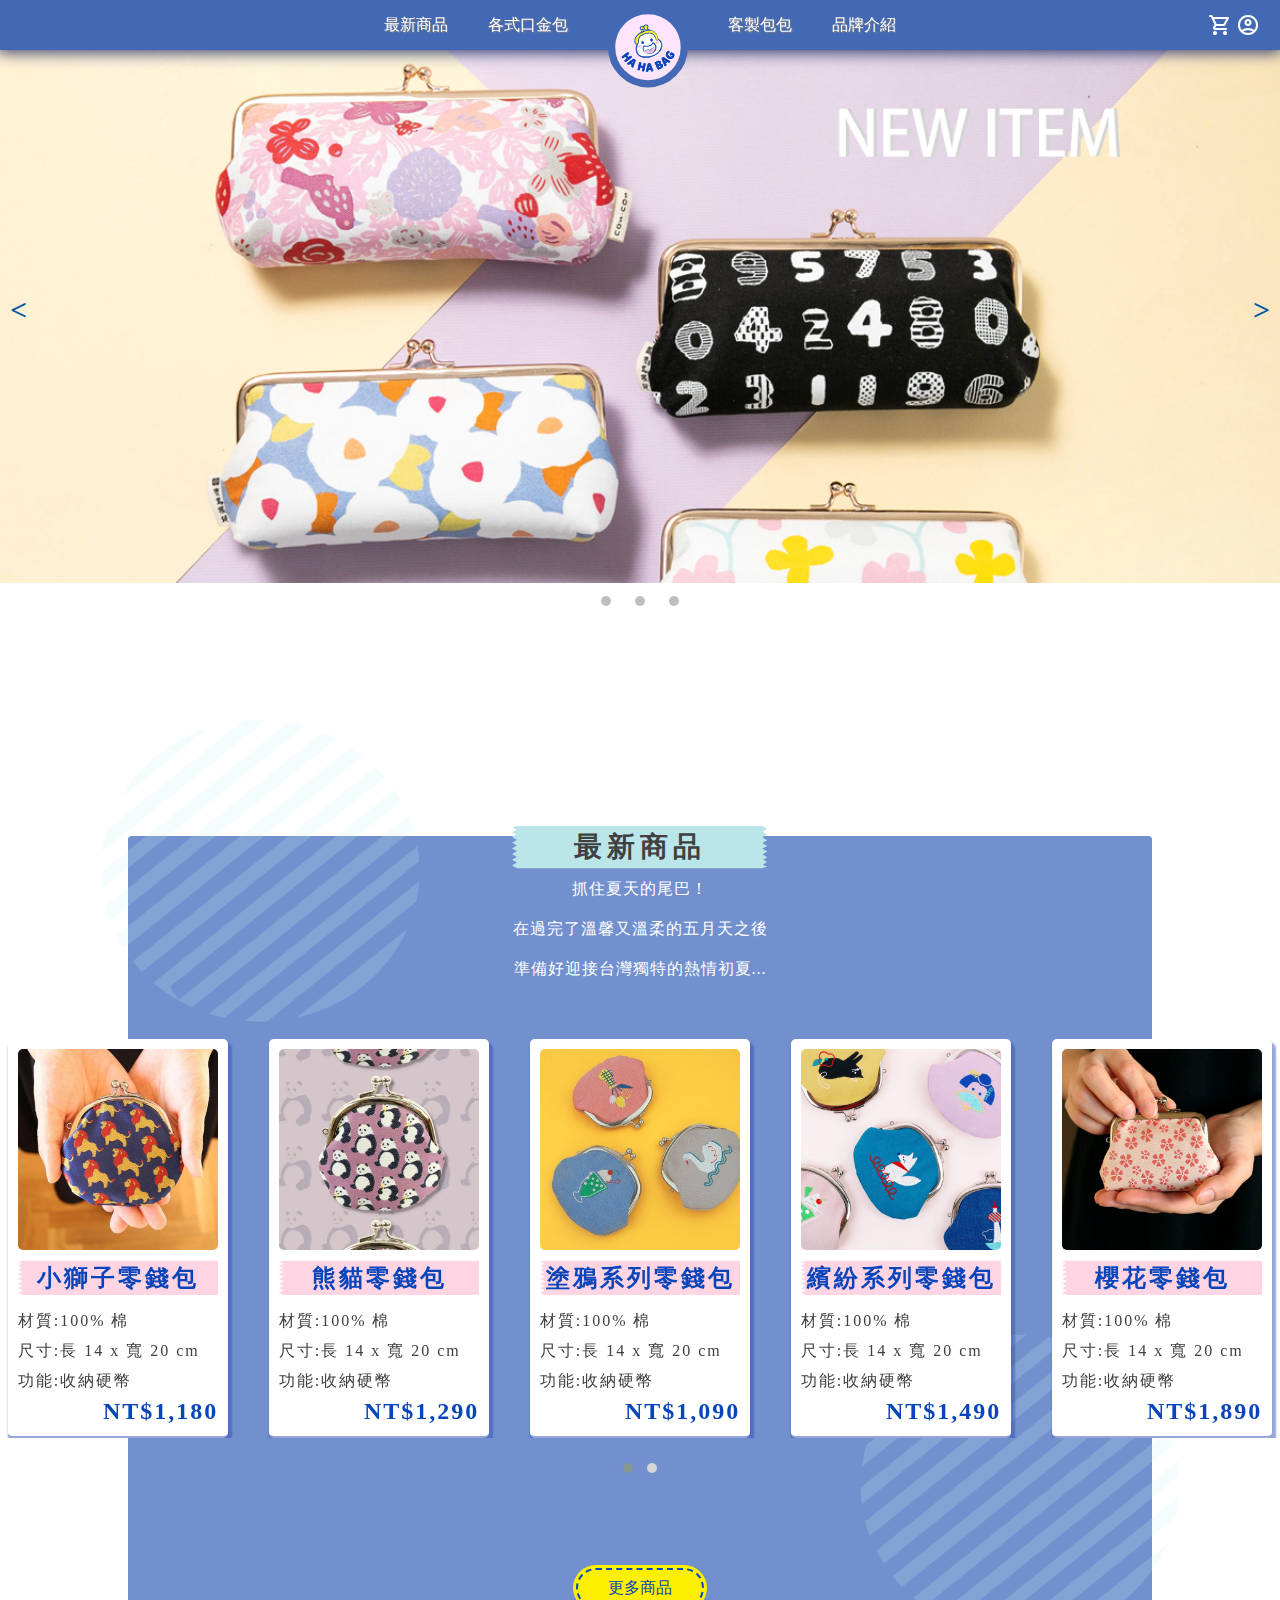
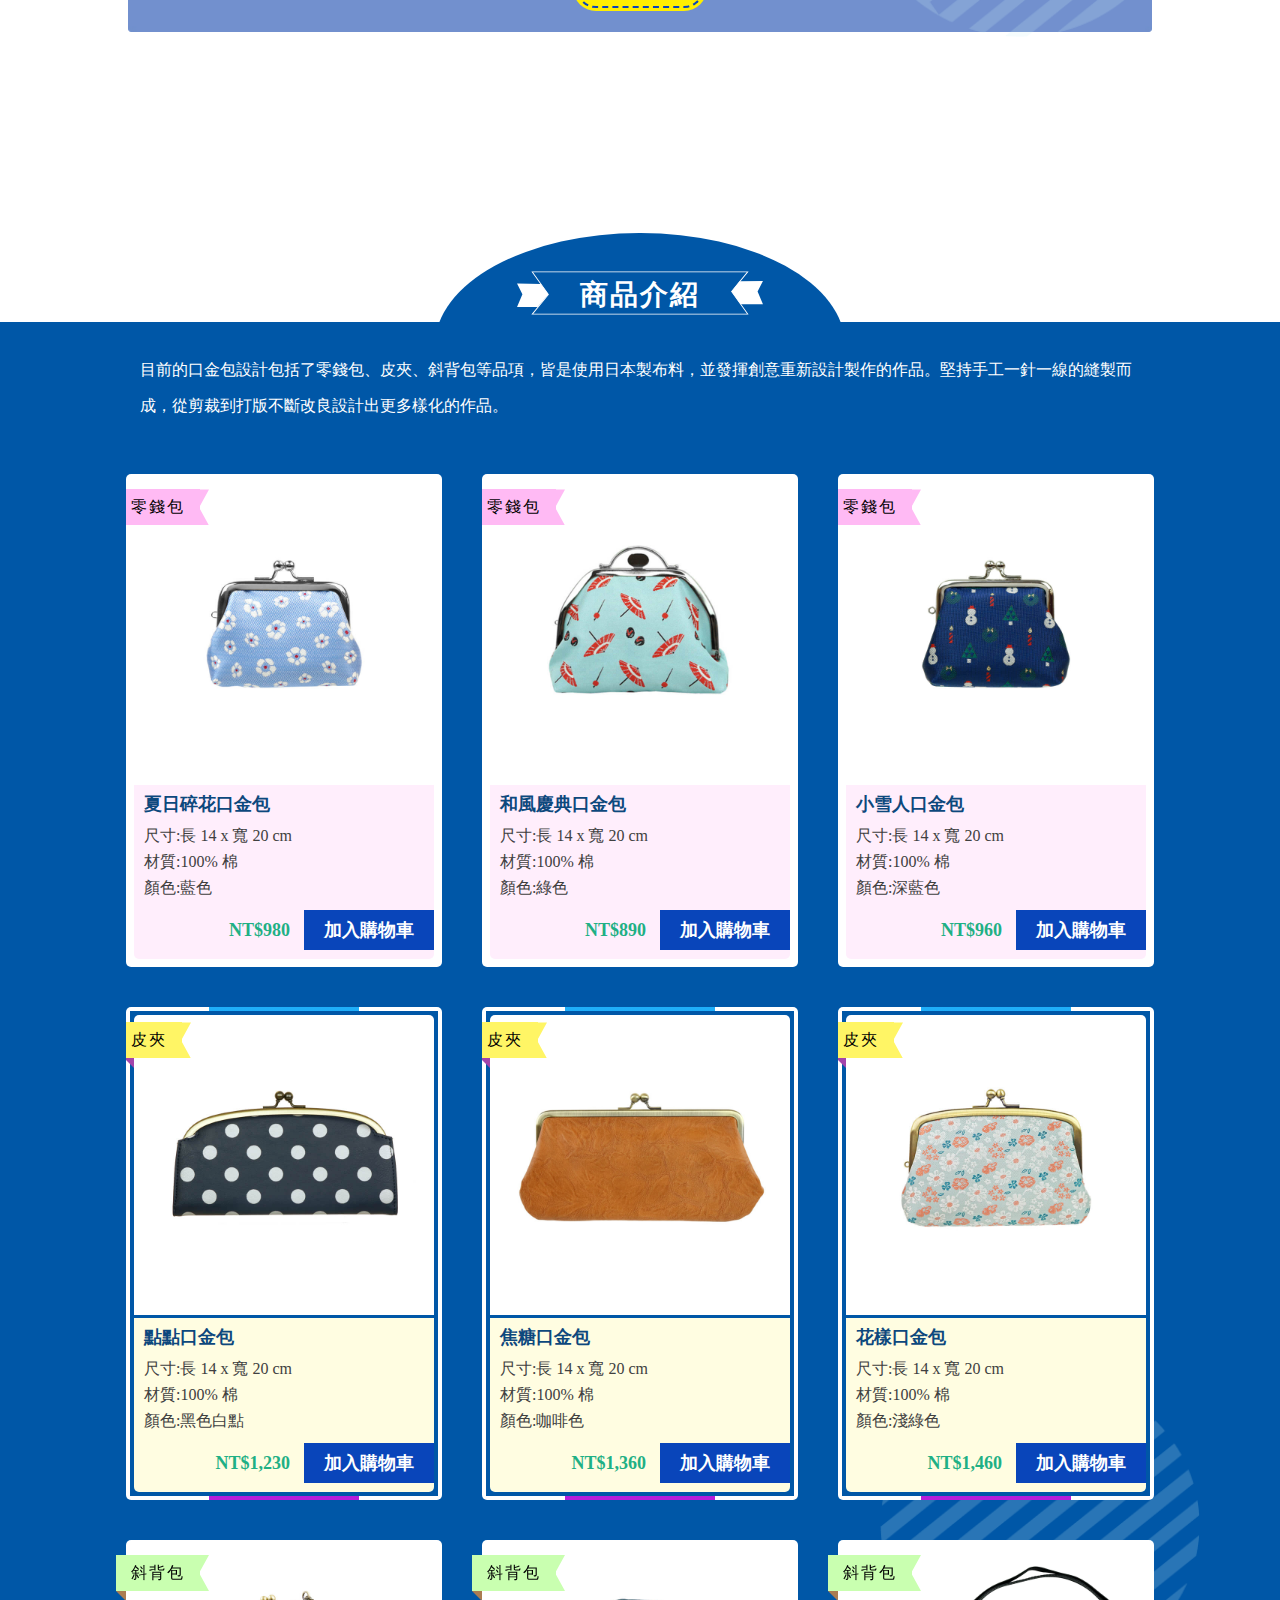
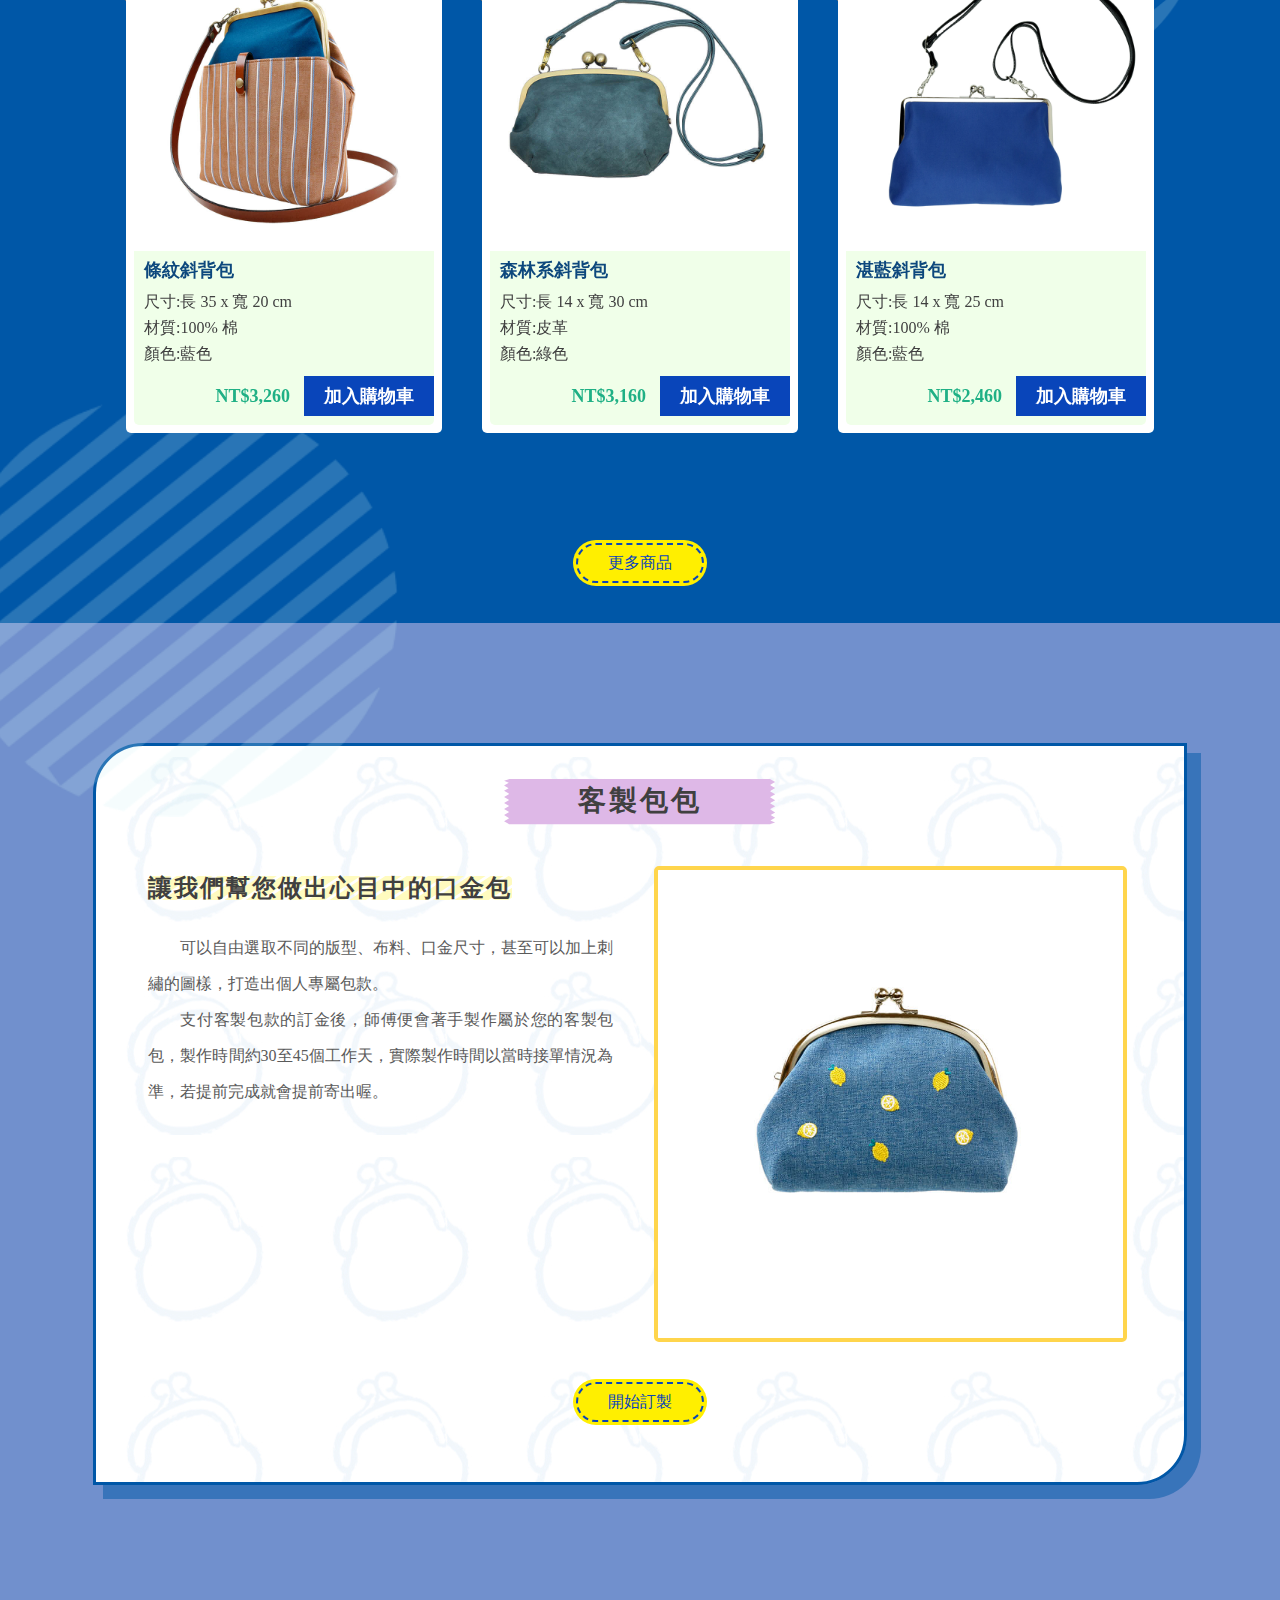
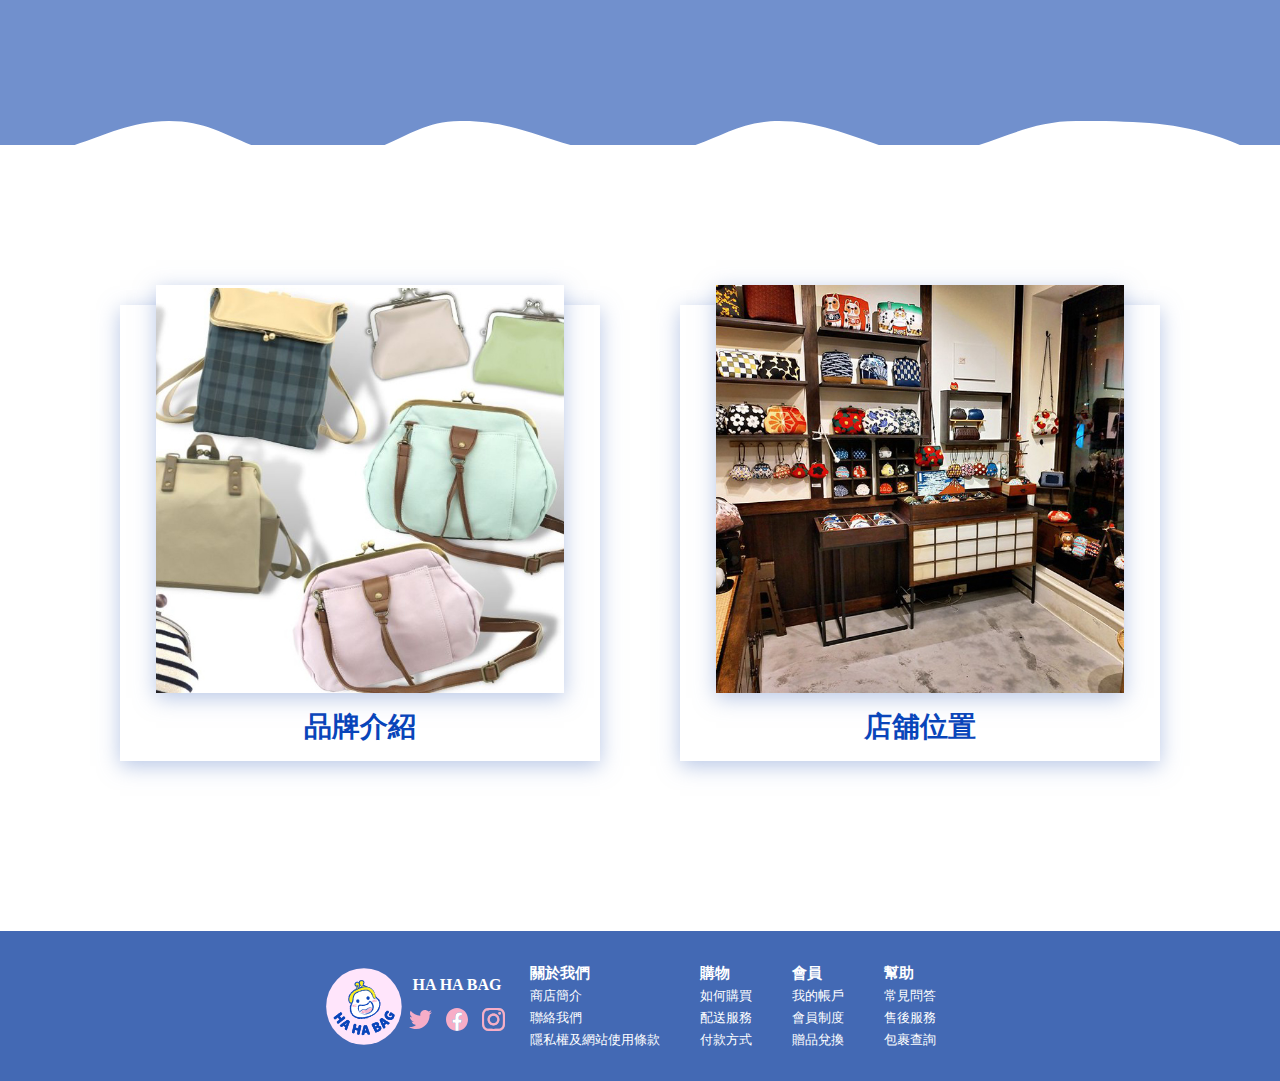
<file: index.html>
<!DOCTYPE html>
<html lang="zh-Hant">
<head>
    <meta charset="UTF-8">
    <meta http-equiv="X-UA-Compatible" content="IE=edge">
    <meta name="viewport" content="width=device-width, initial-scale=1.0">
    <title>HAHABAG</title>
    <link rel="shortcut icon" href="./image/logo.svg">
    <link rel="bookmark" href="./image/logo.svg">
    <link rel="stylesheet" href="./css/reset.css">
    <link rel="stylesheet" href="https://fonts.googleapis.com/css2?family=Material+Symbols+Rounded:opsz,wght,FILL,GRAD@48,400,0,0" />
    <link rel="stylesheet" href="./css/owl/owl.carousel.css">
    <link rel="stylesheet" href="./css/owl/owl.theme.default.css">
    <link rel="stylesheet" href="./css/main.css">
    <link rel="stylesheet" href="./css/index.css">
    <script src="./javascript/jquery-3.6.0.min.js"></script>
    <script src="https://cdnjs.cloudflare.com/ajax/libs/OwlCarousel2/2.3.4/owl.carousel.min.js"></script>
</head>

<body>
    <input type="checkbox" name="" id="menu_hb">
    <header class="menu">
        <h1>
            <span class="sr-only">HA HA BAG</span>
        </h1>
        <!-- 桌機版導覽列+logo -->
        <nav class="menu_nav">
            <ul>
                <li><a href="newItem.html" >最新商品</a></li>
                <li><a href="coinPurse.html" >各式口金包</a></li>
                <li ><a href="index.html" class="logo"><img src="./image/logo1.svg" alt="logo"></a></li>
                <li ><a href="custom.html" >客製包包</a></li>
                <li><a href="#" >品牌介紹</a></li>
            </ul>
        </nav>
        <!-- 會員登入+購物車iocn -->
        <div class="sign_in_icon">
            <a href="#"><span class="material-symbols-rounded">
                shopping_cart</span></a>
                
            <a href="#"><span class="material-symbols-rounded">
                account_circle</span></a>   
        </div>
        <!-- 手機版logo -->
        <div class="logo_rwd">
            <a href="index.html" class=""><img src="./image/logo1.svg" alt="logo"></a>
        </div>
        <!-- 漢堡選單 -->
        <label for="menu_hb" class="menu_hb">
            <span></span>
            <span></span>
            <span></span>
        </label>
        <!-- 漢堡選單連結 -->
        <ul class="menu_hb_link">
            <li></li>
            <li><a href="newItem.html">最新商品</a></li>
            <li><a href="coinPurse.css">各式口金包</a></li>
            <li><a href="custom.html">客製包包</a></li>
            <li><a href="#">品牌介紹</a></li>
            <li><a href="#">會員登入</a></li>
            <li><a href="#">購物車</a></li>
        </ul>
    </header>
    <!-- ===============banner圖============== -->
    <section class="wrap_banner">
        <!-- 手機板的首圖輪播 -->
        <div class="banner_slider small" id="small_carousel">
            <div class="banner_picture_items small fade in-active">
                <img src="./image/14.rwd.jpg" alt="首頁圖片">
            </div>
            <div class="banner_picture_items small fade in-active">
                <img src="./image/13rwd.jpg" alt="首頁圖片">
            </div>
            <div class="banner_picture_items small fade in-active">
                <img src="./image/12.rwd.jpg" alt="首頁圖片">
            </div>
            <a class="pre" onclick="plusSlides(-1)"><</a>
            <a class="next" onclick="plusSlides(1)">></a>
            <div class="banner_slider_circle">
                <span class="circle" onclick="currentSlide(1)"></span>
                <span class="circle" onclick="currentSlide(2)"></span>
                <span class="circle" onclick="currentSlide(3)"></span>
            </div>
        </div>
        <!-- 桌機版首圖輪播 -->
        <div class="banner_slider large" id="large_carousel">
            <div class="banner_picture_items large fade">
                <img src="./image/14.jpg" alt="首頁圖片">
            </div>
            <div class="banner_picture_items large fade">
                <img src="./image/13.jpg" alt="首頁圖片">
            </div>
            <div class="banner_picture_items large fade">
                <img src="./image/12.jpg" alt="首頁圖片">
            </div>
            <a class="pre" onclick="plusSlides(-1)"><</a>
            <a class="next" onclick="plusSlides(1)">></a>
            <div class="banner_slider_circle">
                <span class="circle" onclick="currentSlide(1)"></span>
                <span class="circle" onclick="currentSlide(2)"></span>
                <span class="circle" onclick="currentSlide(3)"></span>
            </div>
        </div>  
    </section>
    <!-- ===========最新商品(輪播)============ -->
    <section class="wrap_new_product">
        <div class="new_product_group">
            <h2 class="new_paper_tape">最新商品</h2>
            <p>抓住夏天的尾巴！<br>
            在過完了溫馨又溫柔的五月天之後<br>
            準備好迎接台灣獨特的熱情初夏...</p>
            <div class="new_product_list owl-carousel owl-theme">
                <div class="new_product_items">
                    <div class="new_product_items_picture">
                        <a href="newItem.html"><img src="./image/bag1.jpg" alt="口金包"> </a>
                    </div>
                    <div class="new_product_items_text">
                        <h3>小獅子零錢包</h3>
                        <p>材質:100% 棉</p>
                        <p>尺寸:長 14 x 寬 20 cm</p>
                        <p>功能:收納硬幣</p>
                        <p class="price"><a href="">NT$1,180</a></p>
                    </div>
                </div>
                <div class="new_product_items">
                    <div class="new_product_items_picture">
                        <a href=""><img src="./image/bag2.jpg" alt="口金包"></a>
                    </div>
                    <div class="new_product_items_text">
                        <h3>熊貓零錢包</h3>
                        <p>材質:100% 棉</p>
                        <p>尺寸:長 14 x 寬 20 cm</p>
                        <p>功能:收納硬幣</p>
                        <p class="price"><a href="">NT$1,290</a></p>
                    </div>
                </div>
                <div class="new_product_items">
                    <div class="new_product_items_picture">
                        <a href="newItem.html"><img src="./image/bag3.jpg" alt="口金包"></a>
                    </div>
                    <div class="new_product_items_text">
                        <h3>塗鴉系列零錢包</h3>
                        <p>材質:100% 棉</p>
                        <p>尺寸:長 14 x 寬 20 cm</p>
                        <p>功能:收納硬幣</p>
                        <p class="price"><a href="">NT$1,090</a></p>
                    </div>
                </div> 
                <div class="new_product_items">
                    <div class="new_product_items_picture">
                        <a href=""><img src="./image/bag4.jpg" alt="口金包"></a>
                    </div>
                    <div class="new_product_items_text">
                        <h3>繽紛系列零錢包</h3>
                        <p>材質:100% 棉</p>
                        <p>尺寸:長 14 x 寬 20 cm</p>
                        <p>功能:收納硬幣</p>
                        <p class="price"><a href="">NT$1,490</a></p>
                    </div>
                </div>
                <div class="new_product_items">
                    <div class="new_product_items_picture">
                        <a href="newItem.html"><img src="./image/bag5 (2).jpg" alt="口金包"></a>
                    </div>
                    <div class="new_product_items_text">
                        <h3>櫻花零錢包</h3>
                        <p>材質:100% 棉</p>
                        <p>尺寸:長 14 x 寬 20 cm</p>
                        <p>功能:收納硬幣</p>
                        <p class="price"><a href="">NT$1,890</a></p>
                    </div>
                </div>
                <div class="new_product_items">
                    <div class="new_product_items_picture">
                        <a href="newItem.html"><img src="./image/bag5 (3).jpg" alt="口金包"></a>
                    </div>
                    <div class="new_product_items_text">
                        <h3>繽紛數字零錢包</h3>
                        <p>材質:100% 棉</p>
                        <p>尺寸:長 14 x 寬 20 cm</p>
                        <p>功能:收納硬幣</p>
                        <p class="price"><a href="">NT$1,590</a></p>
                    </div>
                </div>
            </div>
            <div class="more">
                <a href="newItems.html">更多商品</a>
            </div>  
        </div>
    </section> 
     <!-- ==============商品介紹============== -->
    <section class="wrap_product_introduction">
        <div class="product_introduction_ellipse">
            <h2 class="product_introduction_title">商品介紹</h2>
        </div>                
        <div class="product_introduction_group">
            <div class="product_title">
                <p>目前的口金包設計包括了零錢包、皮夾、斜背包等品項，皆是使用日本製布料，並發揮創意重新設計製作的作品。堅持手工一針一線的縫製而成，從剪裁到打版不斷改良設計出更多樣化的作品。</p>
            </div>
                <div class="product_items">
                    <!-- 零錢包-------- -->
                    <div class="product_items_coin">
                        <span></span>
                        <span></span>
                        <span></span>
                        <span></span>
                        <div class="sub_coin">零錢包</div>
                        <div class="product_picture">
                            <a href="coinPurse.html"><img src="./image/bag5.jpg" alt="零錢包圖"></a>
                        </div>
                        <div class="product_text_coin">
                            <h4>夏日碎花口金包</h4>
                            <p>尺寸:長 14 x 寬 20 cm</p>
                            <p>材質:100% 棉</p>
                            <p>顏色:藍色</p>
                            <div class="price">
                                <a href="coinPurse.html">NT$980</a>
                                <a href="coinPurse.html" class="shopping_cart">加入購物車</a>
                            </div>
                        </div>
                    </div>
                    <div class="product_items_coin">
                        <span></span>
                        <span></span>
                        <span></span>
                        <span></span>
                        <div class="sub_coin">零錢包</div>
                        <div class="product_picture">
                            <a href="coinPurse.html"><img src="./image/bag6.jpg" alt="零錢包圖"></a>
                        </div>
                        <div class="product_text_coin">
                            <h4>和風慶典口金包</h4>
                            <p>尺寸:長 14 x 寬 20 cm</p>
                            <p>材質:100% 棉</p>
                            <p>顏色:綠色</p>
                            <div class="price">
                                <a href="coinPurse.html">NT$890</a>
                                <a href="coinPurse.html" class="shopping_cart">加入購物車</a>
                            </div>
                        </div>
                    </div>
                    <div class="product_items_coin">
                        <span></span>
                        <span></span>
                        <span></span>
                        <span></span>
                        <div class="sub_coin">零錢包</div>
                        <div class="product_picture"><a href="coinPurse.html"><img src="./image/bag7.jpg" alt="零錢包圖"></a></div>
                        <div class="product_text_coin">
                            <h4>小雪人口金包</h4>
                            <p>尺寸:長 14 x 寬 20 cm</p>
                            <p>材質:100% 棉</p>
                            <p>顏色:深藍色</p>
                            <div class="price">
                                <a href="coinPurse.html">NT$960</a>
                                <a href="coinPurse.html" class="shopping_cart">加入購物車</a>    
                            </div>
                        </div>
                    </div>
                    <!-- 皮夾----------- -->
                    <div class="product_items_wallet">
                        <div class="sub_wallet">皮夾</div>
                        <div class="product_picture">
                            <a href="coinPurse.html"><img src="./image/bag8.jpg" alt="皮夾圖"></a>
                        </div>
                        <div class="product_text_wallet">
                            <h4>點點口金包</h4>
                            <p>尺寸:長 14 x 寬 20 cm</p>
                            <p>材質:100% 棉</p>
                            <p>顏色:黑色白點</p>
                            <div class="price">
                                <a href="coinPurse.html">NT$1,230</a>
                                <a href="coinPurse.html" class="shopping_cart">加入購物車</a>
                            </div>
                        </div>
                    </div>
                    <div class="product_items_wallet">
                        <div class="sub_wallet">皮夾</div>
                        <div class="product_picture">
                            <a href="#"><img src="./image/bag9.jpg" alt="皮夾圖"></a>
                        </div>
                        <div class="product_text_wallet">
                            <h4>焦糖口金包</h4>
                            <p>尺寸:長 14 x 寬 20 cm</p>
                            <p>材質:100% 棉</p>
                            <p>顏色:咖啡色</p>
                            <div class="price">
                                <a href="coinPurse.html">NT$1,360</a>
                                <a href="coinPurse.html" class="shopping_cart">加入購物車</a>
                            </div>
                        </div>
                    </div>
                    <div class="product_items_wallet">
                        <div class="sub_wallet">皮夾</div>
                        <div class="product_picture">
                            <a href="coinPurse.html"><img src="./image/bag10.jpg" alt="皮夾圖"></a>
                        </div>
                        <div class="product_text_wallet">
                            <h4>花樣口金包</h4>
                            <p>尺寸:長 14 x 寬 20 cm</p>
                            <p>材質:100% 棉</p>
                            <p>顏色:淺綠色</p>
                            <div class="price">
                                <a href="coinPurse.html">NT$1,460</a>
                                <a href="coinPurse.html" class="shopping_cart">加入購物車</a>
                            </div>
                        </div>
                    </div>
                     <!-- 斜背包------ -->
                    <div class="product_items_bag">
                        <div class="sub_bag">斜背包</div>
                        <div class="product_picture">
                            <a href="coinPurse.html"><img src="./image/bag11.jpg" alt="斜背包"></a>
                        </div>
                        <div class="product_text_bag">
                            <h4>條紋斜背包</h4>
                            <p>尺寸:長 35 x 寬 20 cm</p>
                            <p>材質:100% 棉</p>
                            <p>顏色:藍色</p>
                            <div class="price">
                                <a href="coinPurse.html">NT$3,260</a>
                                <a href="coinPurse.html" class="shopping_cart">加入購物車</a>
                            </div>
                        </div>
                    </div>
                    <div class="product_items_bag">
                        <div class="sub_bag">斜背包</div>
                        <div class="product_picture"><a href="coinPurse.html"><img src="./image/bag12.jpg" alt="斜背包"></a></div>
                        <div class="product_text_bag">
                            <h4>森林系斜背包</h4>
                            <p>尺寸:長 14 x 寬 30 cm</p>
                            <p>材質:皮革</p>
                            <p>顏色:綠色</p>
                            <div class="price">
                                <a href="coinPurse.html">NT$3,160</a>
                                <a href="coinPurse.html" class="shopping_cart">加入購物車</a>
                            </div>
                        </div>
                    </div>
                    <div class="product_items_bag">
                        <div class="sub_bag">斜背包</div>
                        <div class="product_picture"><a href="coinPurse.html"><img src="./image/bag13.jpg" alt="斜背包"></a></div>
                        <div class="product_text_bag">
                            <h4>湛藍斜背包</h4>
                            <p>尺寸:長 14 x 寬 25 cm</p>
                            <p>材質:100% 棉</p>
                            <p>顏色:藍色</p>
                            <div class="price">
                                <a href="coinPurse.html">NT$2,460</a>
                                <a href="coinPurse.html" class="shopping_cart">加入購物車</a>
                            </div>
                        </div>
                    </div>
                </div>
            <div class="more">
                <a href="coinPurse.html">更多商品</a>
            </div> 
            </div>    
        </div>
        </div>
    </section>
     <!-- ============客製商品============== --> 
    <section class="wrap_custom_made">
        <div class="custom_made_group">
            <div class="custom_made_bag">
                <h2 class="custom_paper_tape">客製包包</h2>
                <div class="custom_items ">
                    <div class="custom_made_text">
                        <h3>讓我們幫您做出心目中的口金包</h3>
                        <p>可以自由選取不同的版型、布料、口金尺寸，甚至可以加上刺繡的圖樣，打造出個人專屬包款。</p>
                        <p>支付客製包款的訂金後，師傅便會著手製作屬於您的客製包包，製作時間約30至45個工作天，實際製作時間以當時接單情況為準，若提前完成就會提前寄出喔。</p>                
                    </div>
                    <div class="custom_made_picture"><img src="./image/bag15.jpg" alt="客製包包"></div>
                    <div class="more">
                        <a href="custom.html">開始訂製</a>
                    </div>      
                </div>
            </div>
        </div>
    </section> 
    <!-- =========品牌介紹&店鋪位置============ -->
    <section class="wrap_brand">
        <div class="brand_group">
            <div class="brand">
                <div class="brand_picture">
                    <a href="#"><img src="./image/bag16.jpg" alt="品牌照片"></a>
                </div>
                <div class="brand_title">
                    <h2>品牌介紹</h2>
                </div>
            </div>
            <div class="shop">
                <div class="shop_picture">
                    <a href="#"><img src="./image/bag17.jpg" alt="店鋪照片"></a>
                </div>
                <div class="shop_title">
                    <h2>店舖位置</h2>
                </div>
            </div>
        </div>
    </section> 
    <!-- 頁尾============= -->
    <footer>
        <div class="footer_content">
            <!-- ------logo跟品牌社群-------------- -->
        <div class="footer_picture">
            <div class="logo">
                <a href="#"><img src="./image/logo.svg" alt="logo"></a>
            </div>
            <div class="community">
                <h5>HA HA BAG</h5>
                <div class="community_icon">
                    <a href="#"><img src="./image/Twitter.svg" alt="twitter"></a>
                    <a href="#"><img src="./image/Facebook.svg" alt="facebook"></a>
                    <a href="#"><img src="./image/Instagram.svg" alt="instagram"></a>
                </div>
            </div>
        </div>

        <!-- ------------次要選單-------------- -->
        <div class="footer_text">
            <ul class="about">
                <li><h5>關於我們</h5></li>
                <li><a href="#">商店簡介</a></li>
                <li><a href="#">聯絡我們</a></li>
                <li><a href="#">隱私權及網站使用條款</a></li>
            </ul>    

            <ul class="shopping">
                <li><h5>購物</h5></li>
                <li><a href="#">如何購買</a></li>
                <li><a href="#">配送服務</a></li>
                <li><a href="ˇ">付款方式</a></li>
            </ul>    

            <ul class="member">
                <li><h5>會員</h5></li>
                <li><a href="#">我的帳戶</a></li>
                <li><a href="#">會員制度</a></li>
                <li><a href="#">贈品兌換</a></li>
            </ul>

            <ul class="help">
                <li><h5>幫助</h5></li>
                <li><a href="">常見問答</a></li>
                <li><a href="">售後服務</a></li>
                <li><a href="">包裹查詢</a></li>
            </ul>
        </div>
        <ul class="footer_txt">
            <li><a href="#">關於我們</a></li>
            <li><a href="#">購物說明</a></li>
            <li><a href="#">會員中心</a></li>
            <li><a href="#">售後服務</a></li>
        </ul>
        </div>
        
    </footer>
    
<script type="text/javascript" src="./javascript/vanilla-tilt.js"></script>
</body>

<script src="./javascript/index.js"></script>

</html>
</file>
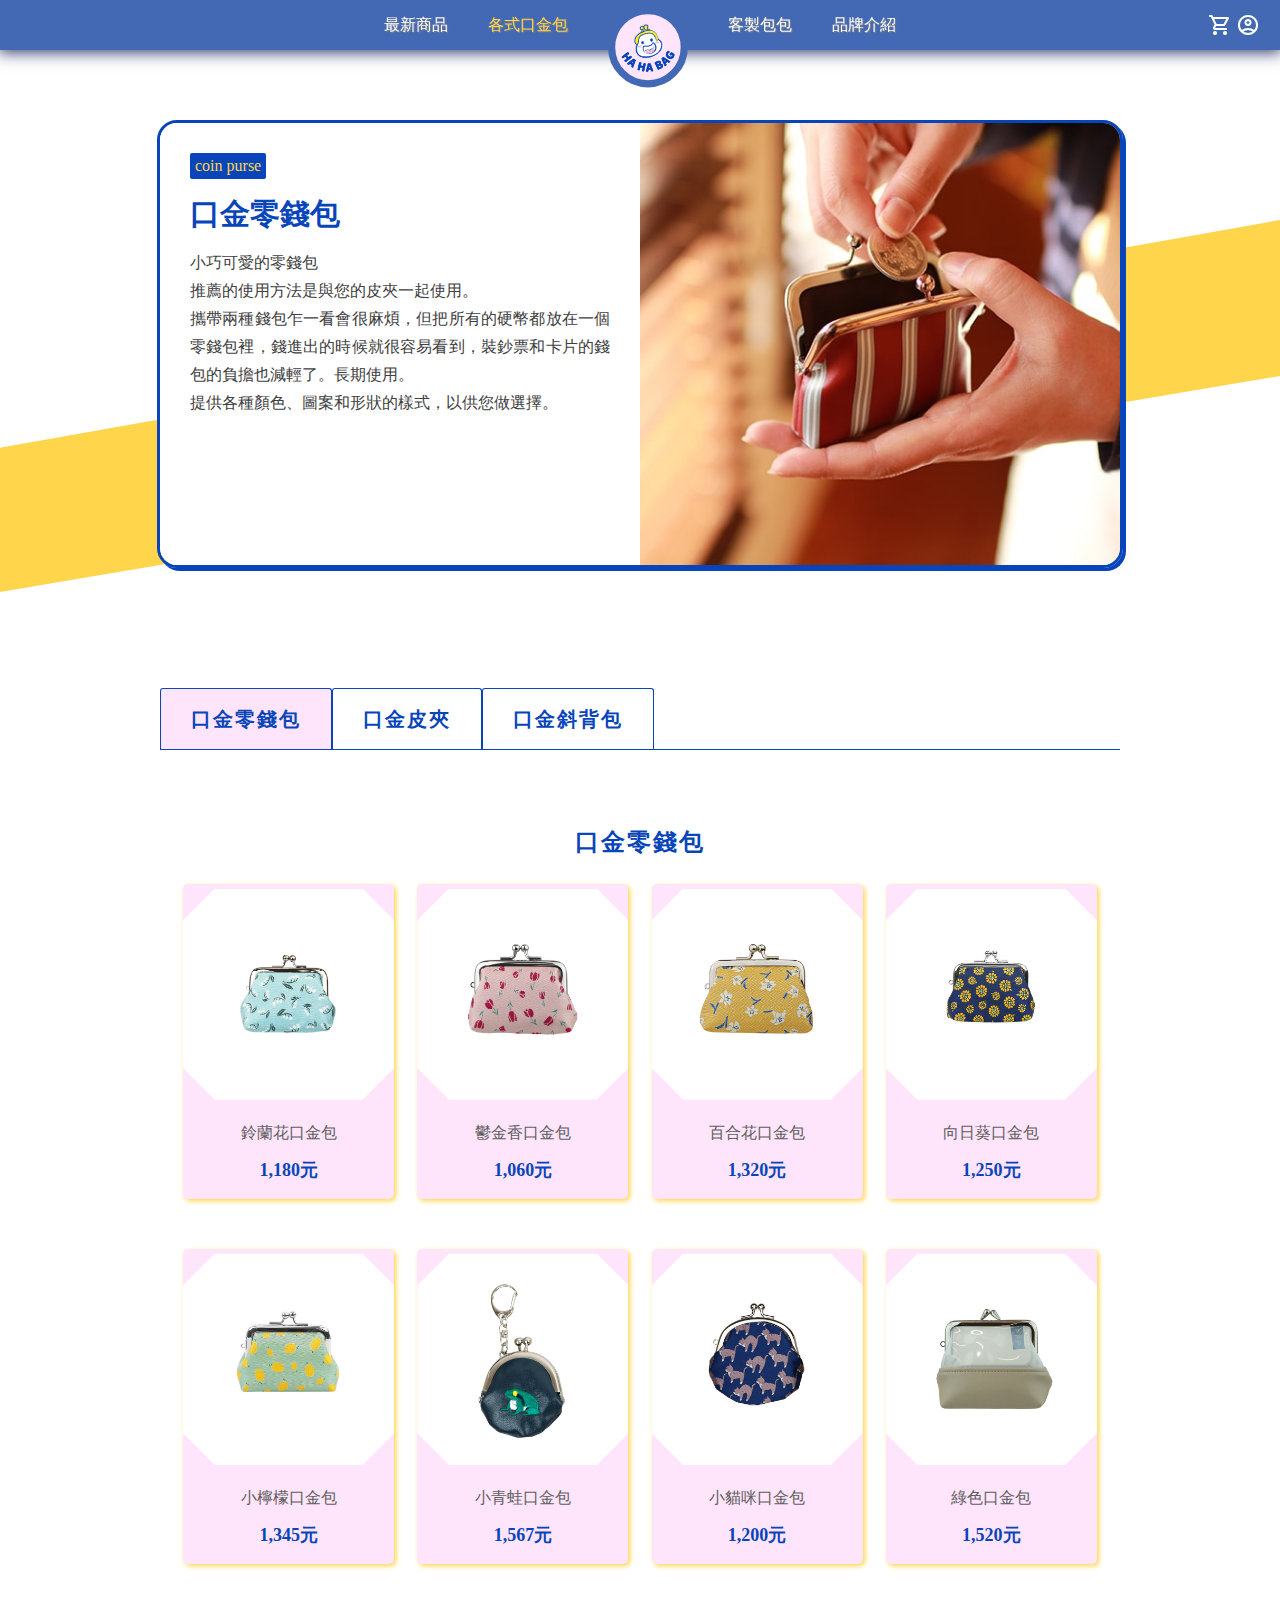
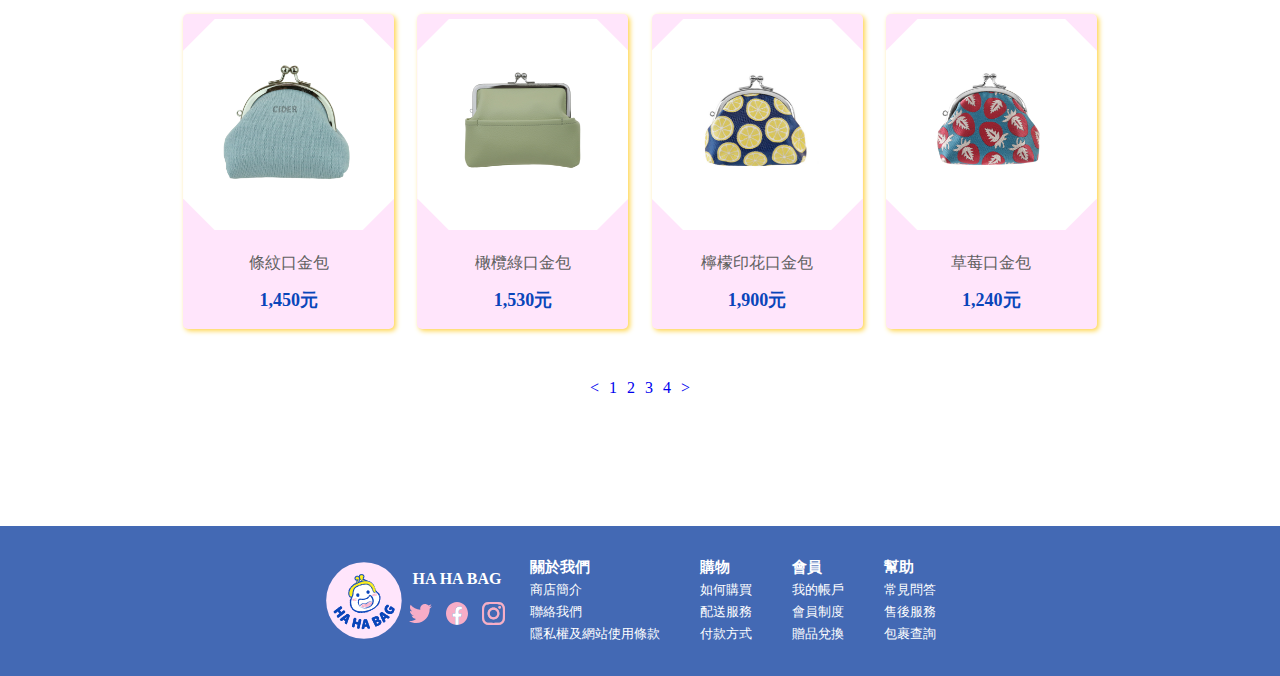
<file: coinPurse.html>
<!DOCTYPE html>
<html lang="zh-Hant">
<head>
    <meta charset="UTF-8">
    <meta http-equiv="X-UA-Compatible" content="IE=edge">
    <meta name="viewport" content="width=device-width, initial-scale=1.0">
    <title>HAHABAG</title>
    <link rel="shortcut icon" href="./image/logo.svg">
    <link rel="bookmark" href="./image/logo.svg">
    <link rel="stylesheet" href="./css/reset.css">
    <link rel="stylesheet" href="./css/main.css">
    <link rel="stylesheet" href="./css/coinPurse.css">
    <link rel="stylesheet" href="./css/reset.css">
    <link rel="stylesheet" href="https://fonts.googleapis.com/css2?family=Material+Symbols+Rounded:opsz,wght,FILL,GRAD@48,400,0,0" />
</head>
<body>
    <input type="checkbox" name="" id="menu_hb">
    <header class="menu">
        <!-- 桌機版導覽列+logo -->
        <nav class="menu_nav">
            <ul>
                <li><a href="newItem.html" >最新商品</a></li>
                <li><a href="coinPurse.html" class="under_line">各式口金包</a></li>
                <li ><a href="index.html" class="logo"><img src="./image/logo1.svg" alt="logo"></a></li>
                <li ><a href="custom.html">客製包包</a></li>
                <li><a href="#">品牌介紹</a></li>
            </ul>
        </nav>
        <!-- 會員登入+購物車iocn -->
        <div class="sign_in_icon">
            <a href="#"><span class="material-symbols-rounded">
                shopping_cart</span></a>
                
            <a href="#"><span class="material-symbols-rounded">
                account_circle</span></a>   
        </div>
        <!-- 手機版logo -->
        <div class="logo_rwd">
            <a href="index.html" class=""><img src="./image/logo1.svg" alt="logo"></a>
        </div>
        <!-- 漢堡選單 -->
        <label for="menu_hb" class="menu_hb">
            <span></span>
            <span></span>
            <span></span>
        </label>
        <!-- 漢堡選單連結 -->
        <ul class="menu_hb_link">
            <li></li>
            <li><a href="newItem.html">最新商品</a></li>
            <li><a href="coinPurse.html">各式口金包</a></li>
            <li><a href="custom.html">客製包包</a></li>
            <li><a href="#">品牌介紹</a></li>
            <li><a href="#">會員登入</a></li>
            <li><a href="#">購物車</a></li>
        </ul>
    </header>
        <!-- ==============零錢包商品================ -->
    <!-- 上方第一區塊 -->
    <section class="wrap_coin_banner">
        <div class="banner_group">
            <div class="banner_txt">
                <span>coin purse</span>
                <h2 class="banner_txt_title">
                    口金零錢包
                </h2>
                <p>小巧可愛的零錢包<br>
                    推薦的使用方法是與您的皮夾一起使用。<br>
                    攜帶兩種錢包乍一看會很麻煩，但把所有的硬幣都放在一個零錢包裡，錢進出的時候就很容易看到，裝鈔票和卡片的錢包的負擔也減輕了。長期使用。<br>
                    提供各種顏色、圖案和形狀的樣式，以供您做選擇。</p>
            </div>
            <div class="banner_picture">
                <img src="./image/coin Purse/coin1.jpg" alt="零錢口金包">
            </div>
        </div>
        <div class="banner_rectangle"></div>
    </section>
    <!-- 第二區塊商品展示區 -->
    <section class="wrap_product_show">
        <div class="container_product">
            <div class="tab_group">
                <div class="tabs active" onclick="openTab(this,'content_coin')">口金零錢包</div>
                <div class="tabs" onclick="openTab(this,'content_wallet')">口金皮夾</div>
                <div class="tabs" onclick="openTab(this,'content_bag')">口金斜背包</div>
            </div>
            <div class="content_product">
                <div class="contents active" id="content_coin">
                    <div class="product_group">
                        <h3>口金零錢包</h3>
                        <div class="product_items_group">
                            <div class="product_items_octagon">
                                <div class="product_items_picture">
                                    <a href="#"><img src="./image/coin Purse/coin2.jpg" alt="商品照片"></a>
                                    </div>
                                <div class="product_items_txt">
                                    <p>鈴蘭花口金包</p>
                                    <p class="price">1,180元</p>
                                </div>
                            </div>
                            <div class="product_items_octagon">
                                <div class="product_items_picture">
                                    <a href=""><img src="./image/coin Purse/coin3.jpg" alt="商品照片"></a>
                                    </div>
                                <div class="product_items_txt">
                                    <p>鬱金香口金包</p>
                                    <p class="price">1,060元</p>
                                </div>
                            </div>
                            <div class="product_items_octagon">
                                <div class="product_items_picture">
                                    <a href=""><img src="./image/coin Purse/coin4.jpg" alt="商品照片"></a>
                                    </div>
                                <div class="product_items_txt">
                                    <p>百合花口金包</p>
                                    <p class="price">1,320元</p>
                                </div>
                            </div>
                            <div class="product_items_octagon">
                                <div class="product_items_picture">
                                    <a href=""><img src="./image/coin Purse/coin5.jpg" alt="商品照片"></a>
                                    </div>
                                <div class="product_items_txt">
                                    <p>向日葵口金包</p>
                                    <p class="price">1,250元</p>
                                </div>
                            </div>    
                            <div class="product_items_octagon">
                                <div class="product_items_picture">
                                    <a href=""><img src="./image/coin Purse/coin6.jpg" alt="商品照片"></a>
                                    </div>
                                <div class="product_items_txt">
                                    <p>小檸檬口金包</p>
                                    <p class="price">1,345元</p>
                                </div>
                            </div>    
                            <div class="product_items_octagon">
                                <div class="product_items_picture">
                                    <a href=""><img src="./image/coin Purse/coin7.jpg" alt="商品照片"></a>
                                    </div>
                                <div class="product_items_txt">
                                    <p>小青蛙口金包</p>
                                    <p class="price">1,567元</p>
                                </div>
                            </div>    
                            <div class="product_items_octagon">
                                <div class="product_items_picture">
                                    <a href=""><img src="./image/coin Purse/coin8.jpg" alt="商品照片"></a>
                                    </div>
                                <div class="product_items_txt">
                                    <p>小貓咪口金包</p>
                                    <p class="price">1,200元</p>
                                </div>
                            </div>    
                            <div class="product_items_octagon">
                                <div class="product_items_picture">
                                    <a href=""><img src="./image/coin Purse/coin9.jpg" alt="商品照片"></a>
                                    </div>
                                <div class="product_items_txt">
                                    <p>綠色口金包</p>
                                    <p class="price">1,520元</p>
                                </div>
                            </div>    
                            <div class="product_items_octagon">
                                <div class="product_items_picture">
                                    <a href=""><img src="./image/coin Purse/coin10.jpg" alt="商品照片"></a>
                                    </div>
                                <div class="product_items_txt">
                                    <p>條紋口金包</p>
                                    <p class="price">1,450元</p>
                                </div>
                            </div>    
                            <div class="product_items_octagon">
                                <div class="product_items_picture">
                                    <a href=""><img src="./image/coin Purse/coin11.jpg" alt="商品照片"></a>
                                    </div>
                                <div class="product_items_txt">
                                    <p>橄欖綠口金包</p>
                                    <p class="price">1,530元</p>
                                </div>
                            </div>    
                            <div class="product_items_octagon">
                                <div class="product_items_picture">
                                    <a href=""><img src="./image/coin Purse/coin12.jpg" alt="商品照片"></a>
                                    </div>
                                <div class="product_items_txt">
                                    <p>檸檬印花口金包</p>
                                    <p class="price">1,900元</p>
                                </div>
                            </div>    
                            <div class="product_items_octagon">
                                <div class="product_items_picture">
                                    <a href=""><img src="./image/coin Purse/coin13.jpg" alt="商品照片"></a>
                                    </div>
                                <div class="product_items_txt">
                                    <p>草莓口金包</p>
                                    <p class="price">1,240元</p>
                                </div>
                            </div>    
                        </div>
                    </div>
                </div>
                <div class="contents" id="content_wallet">
                    <div class="product_group">
                        <h3>口金皮夾</h3>
                        <div class="product_items_group">
                            <div class="product_items_octagon color">
                                <div class="product_items_picture">
                                    <a href=""><img src="./image/coin Purse/coin2.jpg" alt="商品照片"></a>
                                    </div>
                                <div class="product_items_txt">
                                    <p>花朵系列_鈴蘭花</p>
                                    <p class="price">1,200元</p>
                                </div>
                            </div>
                            <div class="product_items_octagon color">
                                <div class="product_items_picture">
                                    <a href=""><img src="./image/coin Purse/coin3.jpg" alt="商品照片"></a>
                                    </div>
                                <div class="product_items_txt">
                                    <p>花朵系列_鈴蘭花</p>
                                    <p class="price">1,200元</p>
                                </div>
                            </div>
                            <div class="product_items_octagon color">
                                <div class="product_items_picture">
                                    <a href=""><img src="./image/coin Purse/coin4.jpg" alt="商品照片"></a>
                                    </div>
                                <div class="product_items_txt">
                                    <p>花朵系列_鈴蘭花</p>
                                    <p class="price">1,200元</p>
                                </div>
                            </div>
                            <div class="product_items_octagon color">
                                <div class="product_items_picture">
                                    <a href=""><img src="./image/coin Purse/coin5.jpg" alt="商品照片"></a>
                                    </div>
                                <div class="product_items_txt">
                                    <p>花朵系列_鈴蘭花</p>
                                    <p class="price">1,200元</p>
                                </div>
                            </div>    
                            <div class="product_items_octagon color">
                                <div class="product_items_picture">
                                    <a href=""><img src="./image/coin Purse/coin6.jpg" alt="商品照片"></a>
                                    </div>
                                <div class="product_items_txt">
                                    <p>花朵系列_鈴蘭花</p>
                                    <p class="price">1,200元</p>
                                </div>
                            </div>    
                            <div class="product_items_octagon color">
                                <div class="product_items_picture">
                                    <a href=""><img src="./image/coin Purse/coin7.jpg" alt="商品照片"></a>
                                    </div>
                                <div class="product_items_txt">
                                    <p>花朵系列_鈴蘭花</p>
                                    <p class="price">1,200元</p>
                                </div>
                            </div>    
                            <div class="product_items_octagon color">
                                <div class="product_items_picture">
                                    <a href=""><img src="./image/coin Purse/coin8.jpg" alt="商品照片"></a>
                                    </div>
                                <div class="product_items_txt">
                                    <p>花朵系列_鈴蘭花</p>
                                    <p class="price">1,200元</p>
                                </div>
                            </div>    
                            <div class="product_items_octagon color">
                                <div class="product_items_picture">
                                    <a href=""><img src="./image/coin Purse/coin9.jpg" alt="商品照片"></a>
                                    </div>
                                <div class="product_items_txt">
                                    <p>花朵系列_鈴蘭花</p>
                                    <p class="price">1,200元</p>
                                </div>
                            </div>    
                            <div class="product_items_octagon color">
                                <div class="product_items_picture">
                                    <a href=""><img src="./image/coin Purse/coin10.jpg" alt="商品照片"></a>
                                    </div>
                                <div class="product_items_txt">
                                    <p>花朵系列_鈴蘭花</p>
                                    <p class="price">1,200元</p>
                                </div>
                            </div>    
                            <div class="product_items_octagon color">
                                <div class="product_items_picture">
                                    <a href=""><img src="./image/coin Purse/coin11.jpg" alt="商品照片"></a>
                                    </div>
                                <div class="product_items_txt">
                                    <p>花朵系列_鈴蘭花</p>
                                    <p class="price">1,200元</p>
                                </div>
                            </div>    
                            <div class="product_items_octagon color">
                                <div class="product_items_picture">
                                    <a href=""><img src="./image/coin Purse/coin12.jpg" alt="商品照片"></a>
                                    </div>
                                <div class="product_items_txt">
                                    <p>花朵系列_鈴蘭花</p>
                                    <p class="price">1,200元</p>
                                </div>
                            </div>    
                            <div class="product_items_octagon color">
                                <div class="product_items_picture">
                                    <a href=""><img src="./image/coin Purse/coin13.jpg" alt="商品照片"></a>
                                    </div>
                                <div class="product_items_txt">
                                    <p>花朵系列_鈴蘭花</p>
                                    <p class="price">1,200元</p>
                                </div>
                            </div>    
                        </div>
                    </div>
                </div>
                <div class="contents" id="content_bag">
                    <div class="product_group">
                        <h3>口金斜背包</h3>
                        <div class="product_items_group">
                            <div class="product_items_octagon bag_color">
                                <div class="product_items_picture">
                                    <a href=""><img src="./image/coin Purse/coin2.jpg" alt="商品照片"></a>
                                    </div>
                                <div class="product_items_txt">
                                    <p>花朵系列_鈴蘭花</p>
                                    <p class="price">1,200元</p>
                                </div>
                            </div>
                            <div class="product_items_octagon bag_color">
                                <div class="product_items_picture">
                                    <a href=""><img src="./image/coin Purse/coin3.jpg" alt="商品照片"></a>
                                    </div>
                                <div class="product_items_txt">
                                    <p>花朵系列_鈴蘭花</p>
                                    <p class="price">1,200元</p>
                                </div>
                            </div>
                            <div class="product_items_octagon bag_color">
                                <div class="product_items_picture">
                                    <a href=""><img src="./image/coin Purse/coin4.jpg" alt="商品照片"></a>
                                    </div>
                                <div class="product_items_txt">
                                    <p>花朵系列_鈴蘭花</p>
                                    <p class="price">1,200元</p>
                                </div>
                            </div>
                            <div class="product_items_octagon bag_color">
                                <div class="product_items_picture">
                                    <a href=""><img src="./image/coin Purse/coin5.jpg" alt="商品照片"></a>
                                    </div>
                                <div class="product_items_txt">
                                    <p>花朵系列_鈴蘭花</p>
                                    <p class="price">1,200元</p>
                                </div>
                            </div>    
                            <div class="product_items_octagon bag_color">
                                <div class="product_items_picture">
                                    <a href=""><img src="./image/coin Purse/coin6.jpg" alt="商品照片"></a>
                                    </div>
                                <div class="product_items_txt">
                                    <p>花朵系列_鈴蘭花</p>
                                    <p class="price">1,200元</p>
                                </div>
                            </div>    
                            <div class="product_items_octagon bag_color">
                                <div class="product_items_picture">
                                    <a href=""><img src="./image/coin Purse/coin7.jpg" alt="商品照片"></a>
                                    </div>
                                <div class="product_items_txt">
                                    <p>花朵系列_鈴蘭花</p>
                                    <p class="price">1,200元</p>
                                </div>
                            </div>    
                            <div class="product_items_octagon bag_color">
                                <div class="product_items_picture">
                                    <a href=""><img src="./image/coin Purse/coin8.jpg" alt="商品照片"></a>
                                    </div>
                                <div class="product_items_txt">
                                    <p>花朵系列_鈴蘭花</p>
                                    <p class="price">1,200元</p>
                                </div>
                            </div>    
                            <div class="product_items_octagon bag_color">
                                <div class="product_items_picture">
                                    <a href=""><img src="./image/coin Purse/coin9.jpg" alt="商品照片"></a>
                                    </div>
                                <div class="product_items_txt">
                                    <p>花朵系列_鈴蘭花</p>
                                    <p class="price">1,200元</p>
                                </div>
                            </div>    
                            <div class="product_items_octagon bag_color">
                                <div class="product_items_picture">
                                    <a href=""><img src="./image/coin Purse/coin10.jpg" alt="商品照片"></a>
                                    </div>
                                <div class="product_items_txt">
                                    <p>花朵系列_鈴蘭花</p>
                                    <p class="price">1,200元</p>
                                </div>
                            </div>    
                            <div class="product_items_octagon bag_color">
                                <div class="product_items_picture">
                                    <a href=""><img src="./image/coin Purse/coin11.jpg" alt="商品照片"></a>
                                    </div>
                                <div class="product_items_txt">
                                    <p>花朵系列_鈴蘭花</p>
                                    <p class="price">1,200元</p>
                                </div>
                            </div>    
                            <div class="product_items_octagon bag_color">
                                <div class="product_items_picture">
                                    <a href=""><img src="./image/coin Purse/coin12.jpg" alt="商品照片"></a>
                                    </div>
                                <div class="product_items_txt">
                                    <p>花朵系列_鈴蘭花</p>
                                    <p class="price">1,200元</p>
                                </div>
                            </div>    
                            <div class="product_items_octagon bag_color">
                                <div class="product_items_picture">
                                    <a href=""><img src="./image/coin Purse/coin13.jpg" alt="商品照片"></a>
                                    </div>
                                <div class="product_items_txt">
                                    <p>花朵系列_鈴蘭花</p>
                                    <p class="price">1,200元</p>
                                </div>
                            </div>    
                        </div>
                    </div>
                </div>
            </div>
            <ul class="page">
                <li><a href="#"><</a></li>
                <li><a href="#">1</a></li>
                <li><a href="#">2</a></li>
                <li><a href="#">3</a></li>
                <li><a href="#">4</a></li>
                <li><a href="#">></a></li>
            </ul>
        </div>

    </section>
    <footer>
        <div class="footer_content">
            <!-- ------logo跟品牌社群-------------- -->
        <div class="footer_picture">
            <div class="logo">
                <a href="#"><img src="./image/logo.svg" alt="logo"></a>
            </div>
            <div class="community">
                <h5>HA HA BAG</h5>
                <div class="community_icon">
                    <a href="#"><img src="./image/Twitter.svg" alt="twitter"></a>
                    <a href="#"><img src="./image/Facebook.svg" alt="facebook"></a>
                    <a href="#"><img src="./image/Instagram.svg" alt="instagram"></a>
                </div>
            </div>
        </div>
        <!-- ------------次要選單-------------- -->
        <div class="footer_text">
            <ul class="about">
                <li><h5>關於我們</h5></li>
                <li><a href="#">商店簡介</a></li>
                <li><a href="#">聯絡我們</a></li>
                <li><a href="#">隱私權及網站使用條款</a></li>
            </ul>    

            <ul class="shopping">
                <li><h5>購物</h5></li>
                <li><a href="#">如何購買</a></li>
                <li><a href="#">配送服務</a></li>
                <li><a href="ˇ">付款方式</a></li>
            </ul>    

            <ul class="member">
                <li><h5>會員</h5></li>
                <li><a href="#">我的帳戶</a></li>
                <li><a href="#">會員制度</a></li>
                <li><a href="#">贈品兌換</a></li>
            </ul>

            <ul class="help">
                <li><h5>幫助</h5></li>
                <li><a href="">常見問答</a></li>
                <li><a href="">售後服務</a></li>
                <li><a href="">包裹查詢</a></li>
            </ul>
        </div>
        <ul class="footer_txt">
            <li><a href="#">關於我們</a></li>
            <li><a href="#">購物說明</a></li>
            <li><a href="#">會員中心</a></li>
            <li><a href="#">售後服務</a></li>
        </ul>
        </div>
    </footer>
</body>
<script src="./javascript/coinPurse.js"></script>
</html>
</file>
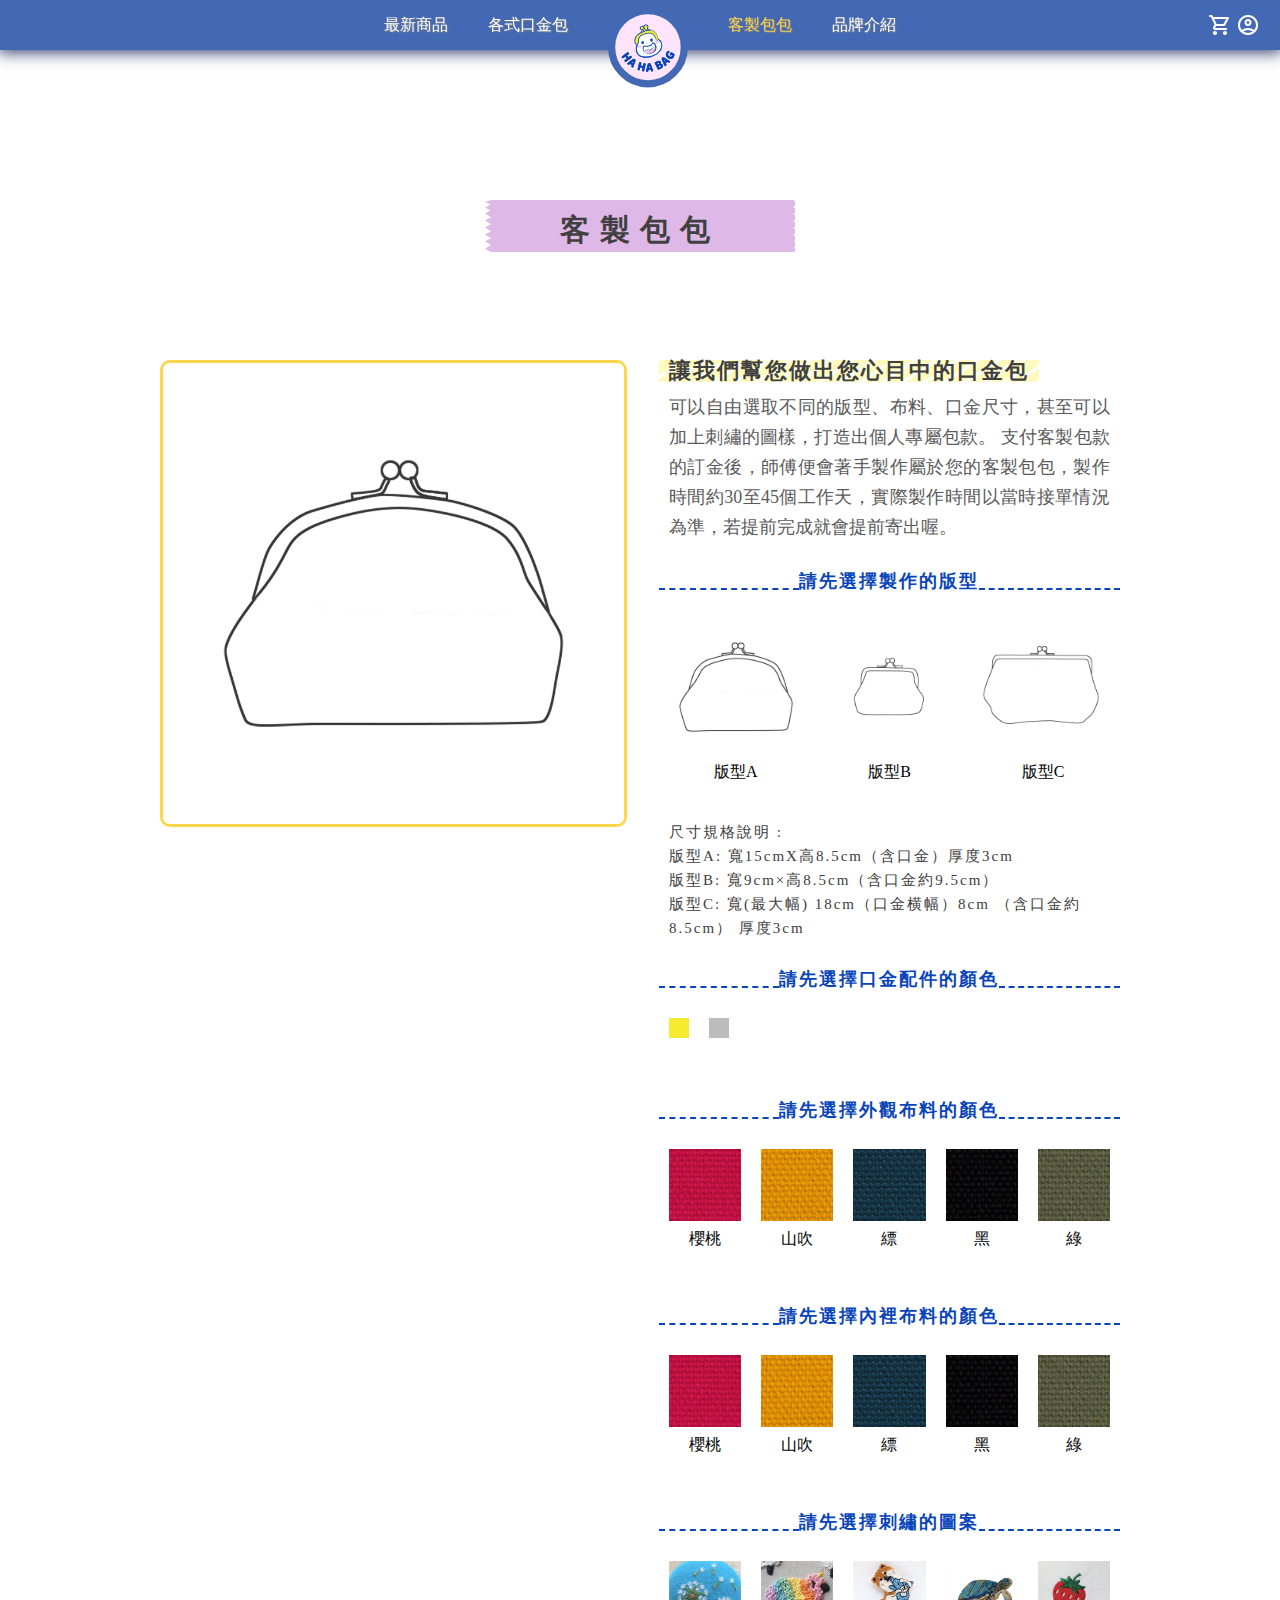
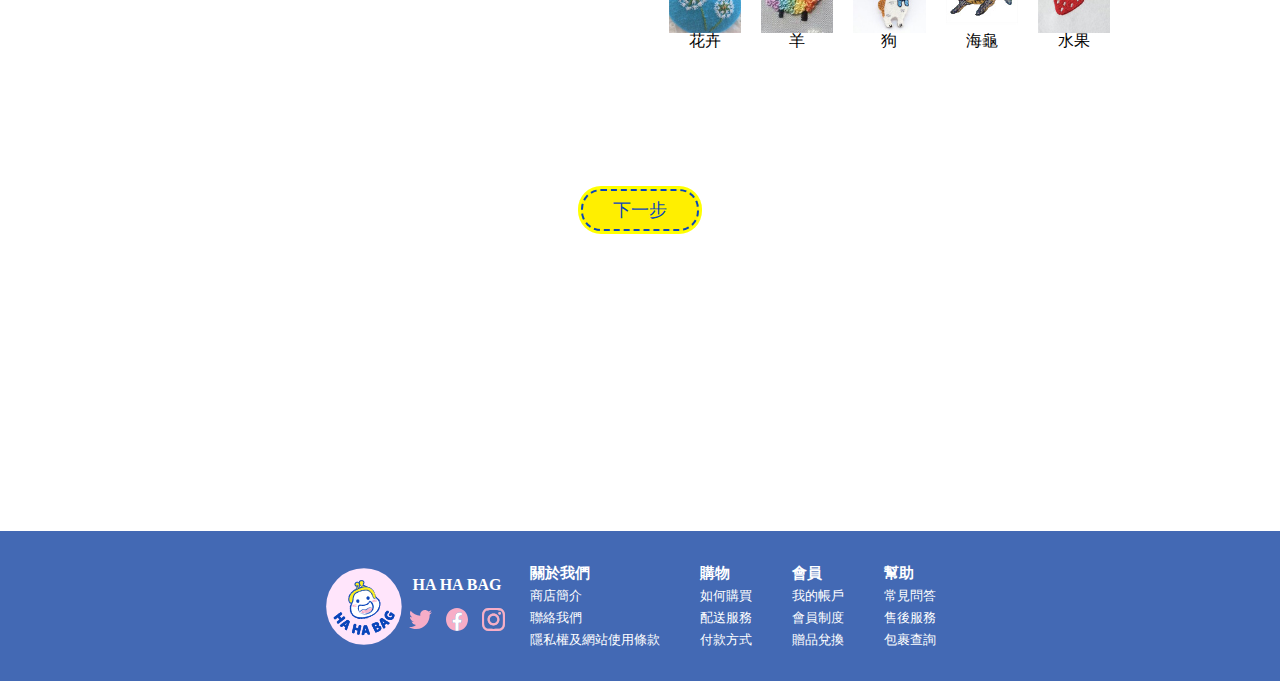
<file: custom.html>
<!DOCTYPE html>
<html lang="zh-Hant">
<head>
    <meta charset="UTF-8">
    <meta http-equiv="X-UA-Compatible" content="IE=edge">
    <meta name="viewport" content="width=device-width, initial-scale=1.0">
    <title>HAHABAG</title>
    <link rel="shortcut icon" href="./image/logo.svg">
    <link rel="bookmark" href="./image/logo.svg">
    <link rel="stylesheet" href="./css/reset.css">
    <link rel="stylesheet" href="./css/main.css">
    <link rel="stylesheet" href="./css/custom.css">
    <link rel="stylesheet" href="./css/reset.css">
    <link rel="stylesheet" href="https://fonts.googleapis.com/css2?family=Material+Symbols+Rounded:opsz,wght,FILL,GRAD@48,400,0,0" />
    <script src="./javascript/jquery-3.6.0.min.js"></script>
</head>
<body>
    <input type="checkbox" name="" id="menu_hb">
    <header class="menu">
        <!-- 桌機版導覽列+logo -->
        <nav class="menu_nav">
            <ul>
                <li><a href="newItem.html">最新商品</a></li>
                <li><a href="coinPurse.html">各式口金包</a></li>
                <li ><a href="index.html" class="logo"><img src="./image/logo1.svg" alt="logo"></a></li>
                <li ><a href="custom.html" class="under_line">客製包包</a></li>
                <li><a href="#">品牌介紹</a></li>
            </ul>
        </nav>
        <!-- 會員登入+購物車iocn -->
        <div class="sign_in_icon">
            <a href="#"><span class="material-symbols-rounded">
                shopping_cart</span></a>
                
            <a href="#"><span class="material-symbols-rounded">
                account_circle</span></a>   
        </div>
        <!-- 手機版logo -->
        <div class="logo_rwd">
            <a href="index.html" class=""><img src="./image/logo1.svg" alt="logo"></a>
        </div>
        <!-- 漢堡選單 -->
        <label for="menu_hb" class="menu_hb">
            <span></span>
            <span></span>
            <span></span>
        </label>
        <!-- 漢堡選單連結 -->
        <ul class="menu_hb_link">
            <li></li>
            <li><a href="newItem.html">最新商品</a></li>
            <li><a href="coinPurse.html">各式口金包</a></li>
            <li><a href="custom.html">客製包包</a></li>
            <li><a href="#">品牌介紹</a></li>
            <li><a href="#">會員登入</a></li>
            <li><a href="#">購物車</a></li>
        </ul>
    </header>
    <section class="wrap_custom">
        <h2 class="custom_paper_tape">客製包包</h2>
        <div class="custom_group">
            <div class="custom_picture">
                <img class="large" src="./image/custom/coin1.jpg" alt="客製圖片">
            </div>
            <div class="custom_selection">
                <div class="selection_txt">
                    <h3>讓我們幫您做出您心目中的口金包</h3>
                    <p>可以自由選取不同的版型、布料、口金尺寸，甚至可以加上刺繡的圖樣，打造出個人專屬包款。
                    支付客製包款的訂金後，師傅便會著手製作屬於您的客製包包，製作時間約30至45個工作天，實際製作時間以當時接單情況為準，若提前完成就會提前寄出喔。</p>
                </div>
                <div class="selection_layout">
                    <div class="layout_title">
                        <div class="layout_dashed"></div>
                        <h4>請先選擇製作的版型</h4>
                        <div class="layout_dashed"></div>
                    </div>
                    <ul class="layout_link">
                        <li><img class="imageSmall" src="./image/custom/coin1.jpg" alt="版型A">版型A</li>
                        <li><img class="imageSmall" src="./image/custom/coin2.jpg" alt="版型B">版型B</li>
                        <li><img class="imageSmall" src="./image/custom/coin3.jpg" alt="版型C">版型C</li>
                    </ul>
                    <p>尺寸規格說明 :
                        <br>版型A: 寬15cmX高8.5cm（含口金）厚度3cm
                        <br>版型B: 寬9cm×高8.5cm（含口金約9.5cm）
                        <br>版型C: 寬(最大幅) 18cm（口金横幅）8cm
                        （含口金約8.5cm）
                        厚度3cm</p>
                </div>
                <div class="selection_metal">
                    <div class="metal_title">
                        <div class="metal_dashed"></div>
                        <h4>請先選擇口金配件的顏色</h4>
                        <div class="metal_dashed"></div>
                    </div>
                    <ul class="metal_link">
                        <li><img class="image" src="./image/custom/coin4.jpg" alt="口金顏色"></li>
                        <li><img src="./image/custom/coin5.jpg" alt="口金顏色"></li>
                    </ul>
                </div>
                <div class="selection_fabric">
                    <div class="fabric_title">
                        <div class="fabric_dashed"></div>
                        <h4>請先選擇外觀布料的顏色</h4>
                        <div class="fabric_dashed"></div>
                    </div>
                    <ul class="fabric_link">
                        <li><img class="image" src="./image/custom/color5.jpg" alt="布料顏色">櫻桃</li>
                        <li><img src="./image/custom/color1.jpg" alt="布料顏色">山吹</li>
                        <li><img src="./image/custom/color2.jpg" alt="布料顏色">縹</li>
                        <li><img src="./image/custom/color3.jpg" alt="布料顏色">黑</li>
                        <li><img src="./image/custom/color4.jpg" alt="布料顏色">綠</li>
                    </ul>
                </div>
                <div class="selection_inner">
                    <div class="inner_title">
                        <div class="inner_dashed"></div>
                        <h4>請先選擇內裡布料的顏色</h4>
                        <div class="inner_dashed"></div>
                    </div>
                    <ul class="inner_link">
                        <li><img src="./image/custom/color5.jpg" alt="#">櫻桃</li>
                        <li><img src="./image/custom/color1.jpg" alt="">山吹</li>
                        <li><img src="./image/custom/color2.jpg" alt="">縹</li>
                        <li><img src="./image/custom/color3.jpg" alt="">黑</li>
                        <li><img src="./image/custom/color4.jpg" alt="">綠</li>
                    </ul>
                </div>
                <div class="selection_printing">
                    <div class="printing_title">
                        <div class="printing_dashed"></div>
                        <h4>請先選擇刺繡的圖案</h4>
                        <div class="printing_dashed"></div>
                    </div>
                    <ul class="printing_link">
                        <li><img class="image" src="./image/custom/pattern2.jpg" alt="花卉">花卉</li>
                        <li><img src="./image/custom/pattern1.jpg" alt="羊">羊</li>
                        <li><img src="./image/custom/pattern3.jpg" alt="狗">狗</li>
                        <li><img src="./image/custom/pattern4.jpg" alt="海龜">海龜</li>
                        <li><img src="./image/custom/pattern5.jpg" alt="水果">水果</li>
                    </ul>
                </div>
            </div>
        </div>
        <div class="next_page">
            <a href="#">下一步</a>
        </div>
    </section>
    <footer>
        <div class="footer_content">
            <!-- - ------logo跟品牌社群-------------- --> 
        <div class="footer_picture">
            <div class="logo">
                <a href="#"><img src="./image/logo.svg" alt="logo"></a>
            </div>
            <div class="community">
                <h5>HA HA BAG</h5>
                <div class="community_icon">
                    <a href="#"><img src="./image/Twitter.svg" alt="twitter"></a>
                    <a href="#"><img src="./image/Facebook.svg" alt="facebook"></a>
                    <a href="#"><img src="./image/Instagram.svg" alt="instagram"></a>
                </div>
            </div>
        </div>
        <!-- ------------次要選單-------------- -->
        <div class="footer_text">
            <ul class="about">
                <li><h5>關於我們</h5></li>
                <li><a href="#">商店簡介</a></li>
                <li><a href="#">聯絡我們</a></li>
                <li><a href="#">隱私權及網站使用條款</a></li>
            </ul>    

            <ul class="shopping">
                <li><h5>購物</h5></li>
                <li><a href="#">如何購買</a></li>
                <li><a href="#">配送服務</a></li>
                <li><a href="ˇ">付款方式</a></li>
            </ul>    

            <ul class="member">
                <li><h5>會員</h5></li>
                <li><a href="#">我的帳戶</a></li>
                <li><a href="#">會員制度</a></li>
                <li><a href="#">贈品兌換</a></li>
            </ul>

            <ul class="help">
                <li><h5>幫助</h5></li>
                <li><a href="">常見問答</a></li>
                <li><a href="">售後服務</a></li>
                <li><a href="">包裹查詢</a></li>
            </ul>
        </div>
        <ul class="footer_txt">
            <li><a href="#">關於我們</a></li>
            <li><a href="#">購物說明</a></li>
            <li><a href="#">會員中心</a></li>
            <li><a href="#">售後服務</a></li>
        </ul>
        </div>
    </footer>
</body>
<script src="./javascript/custom.js"></script>
</html>
</file>
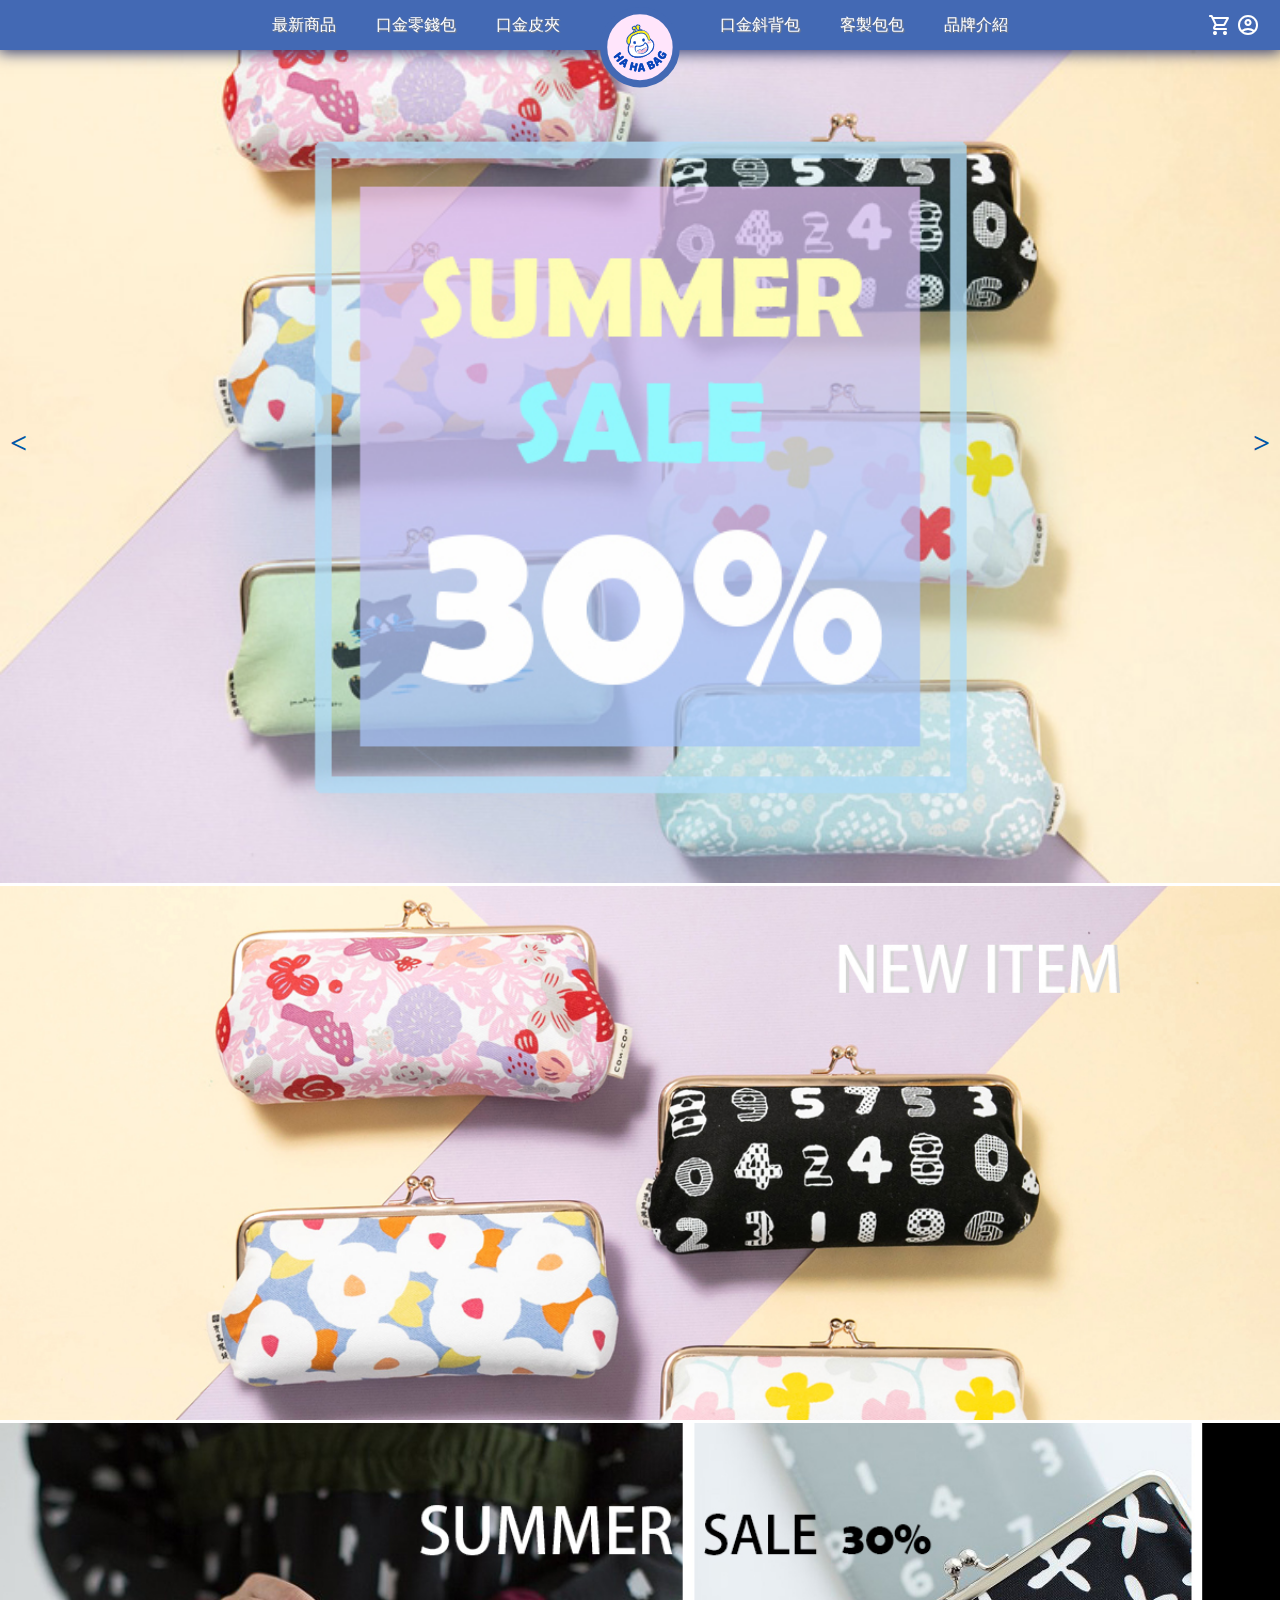
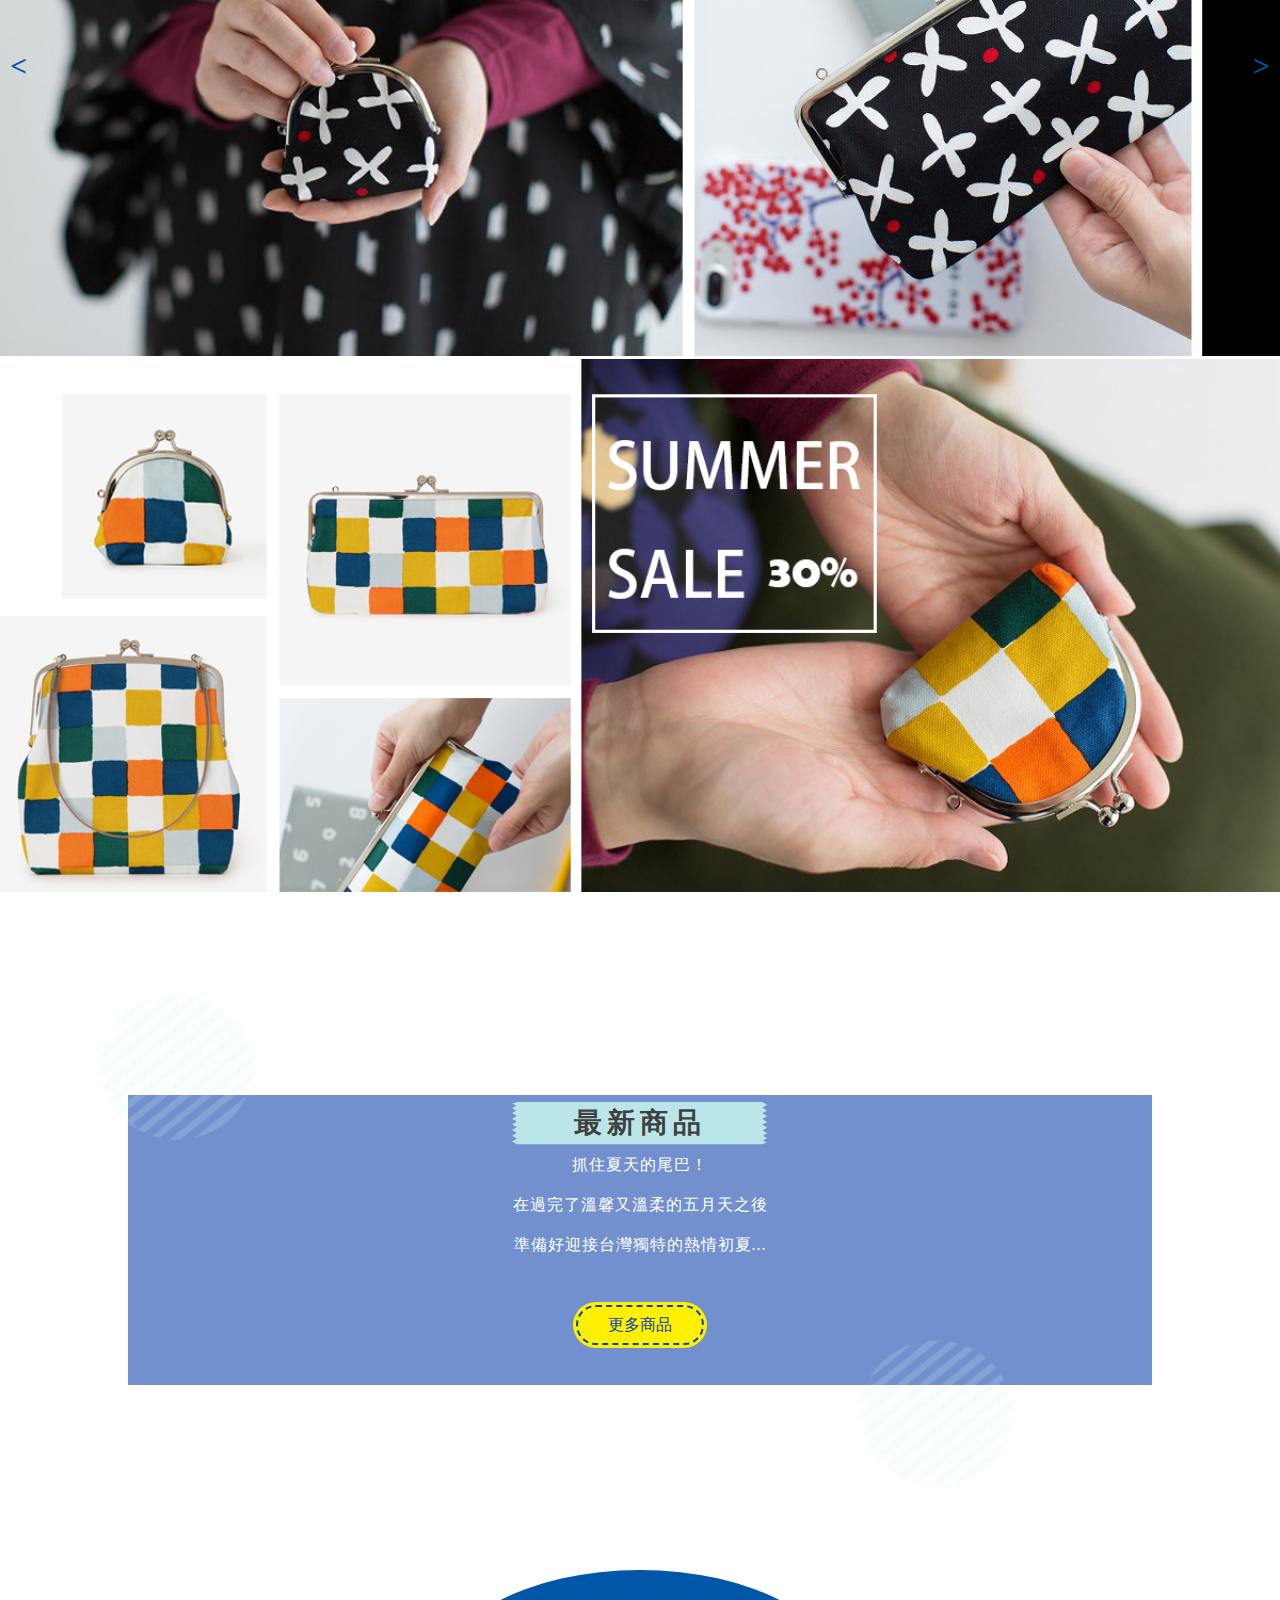
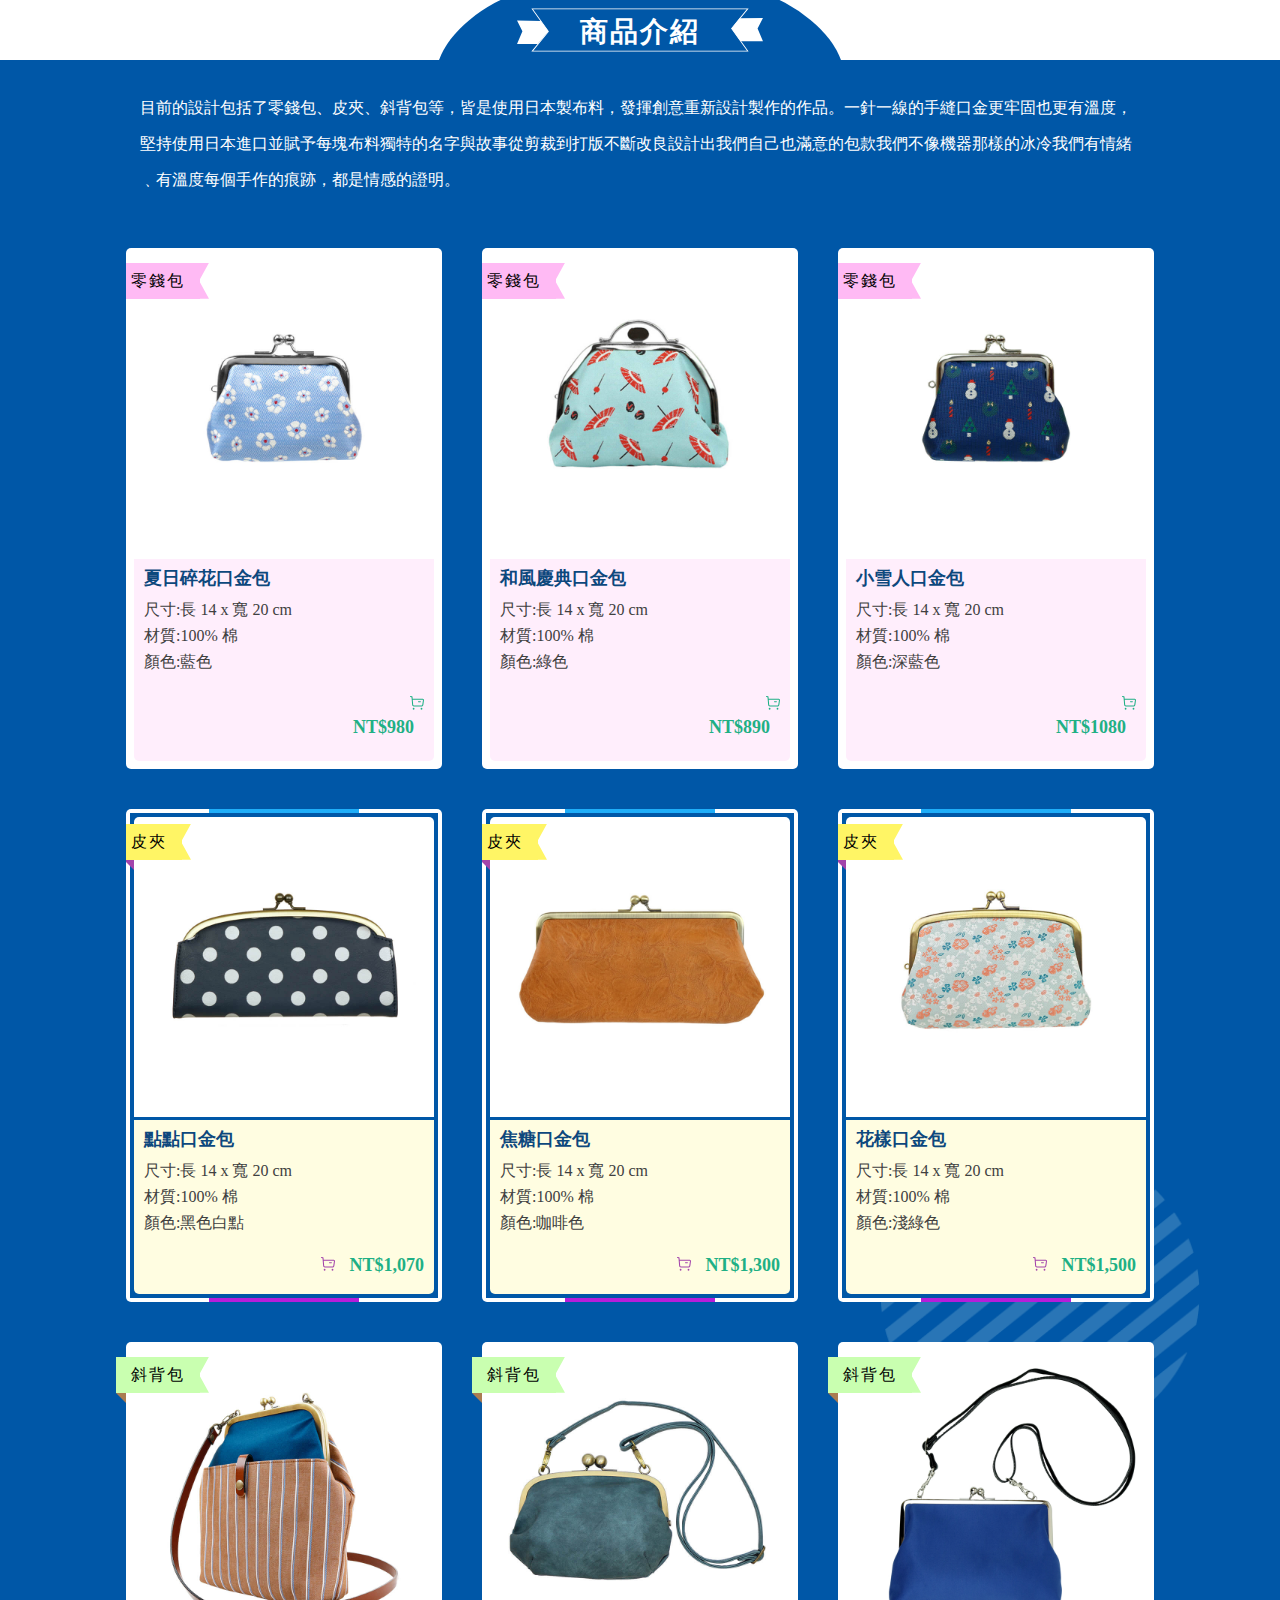
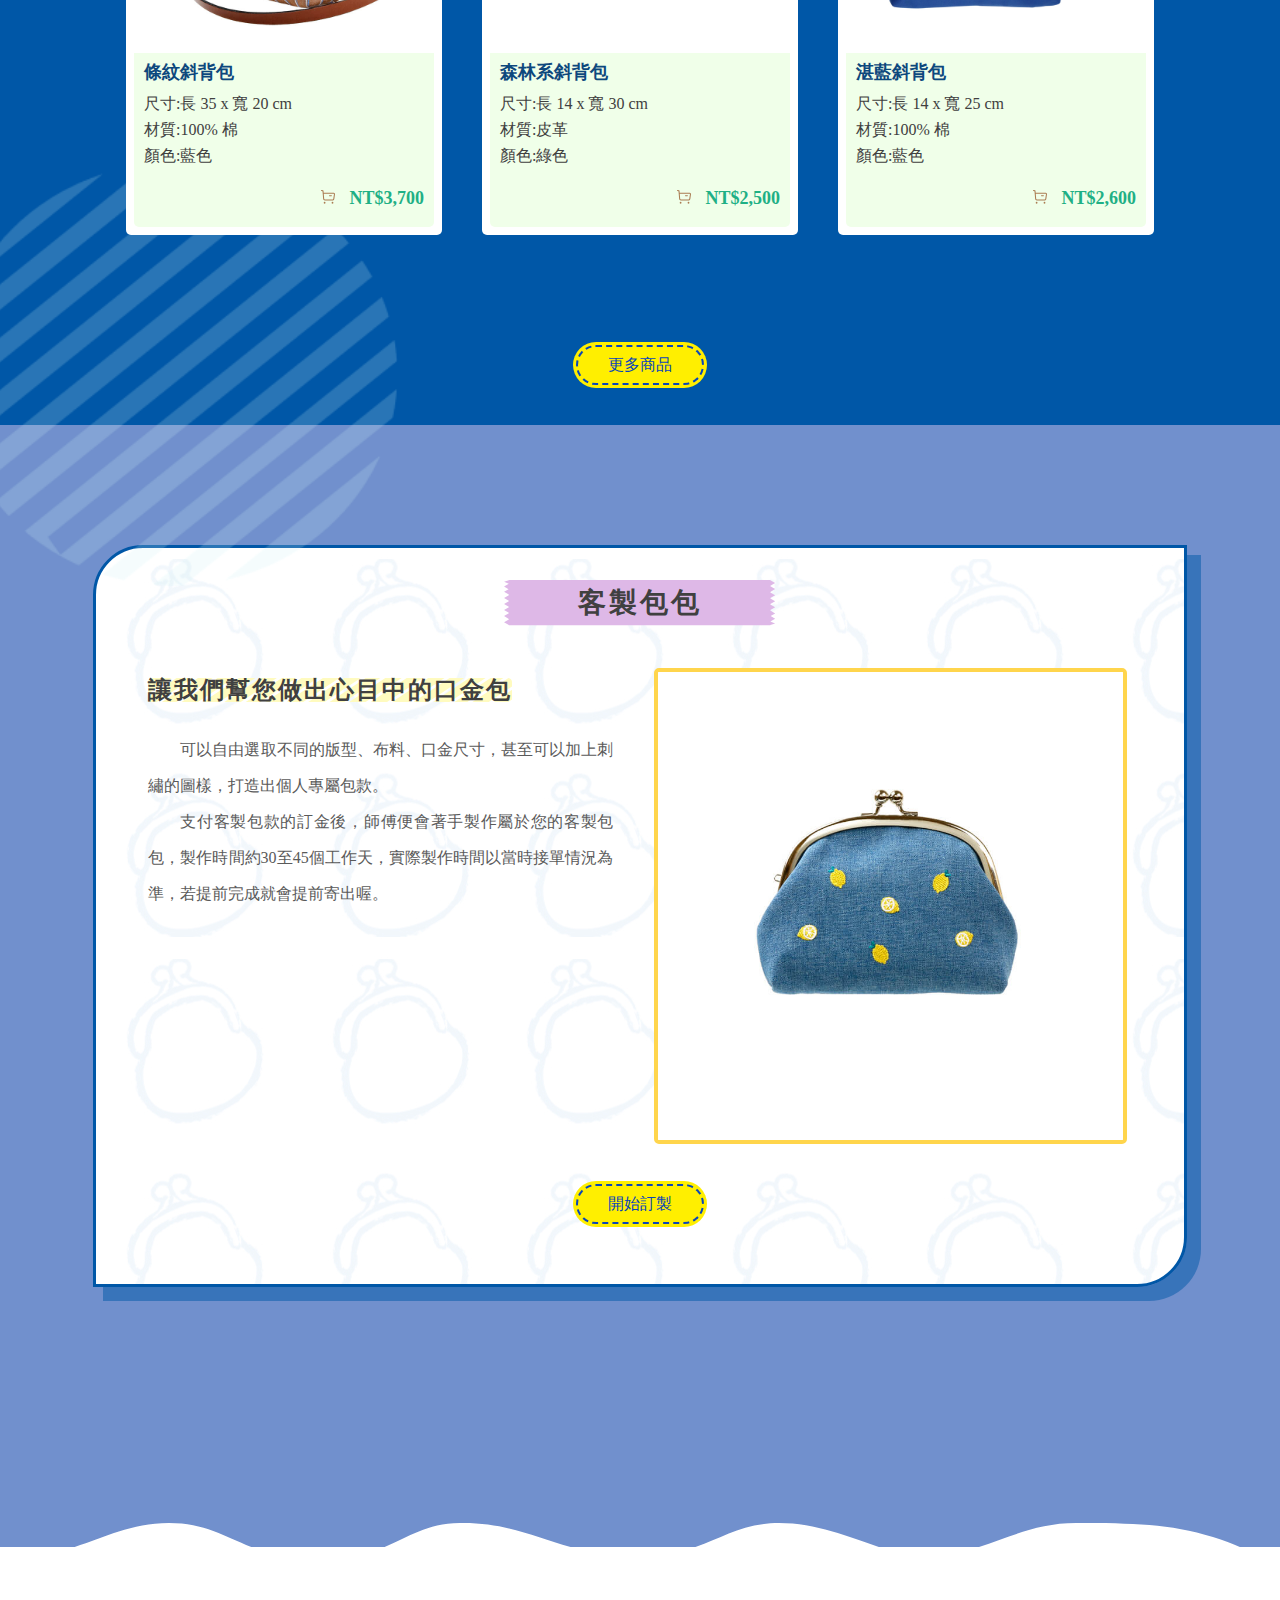
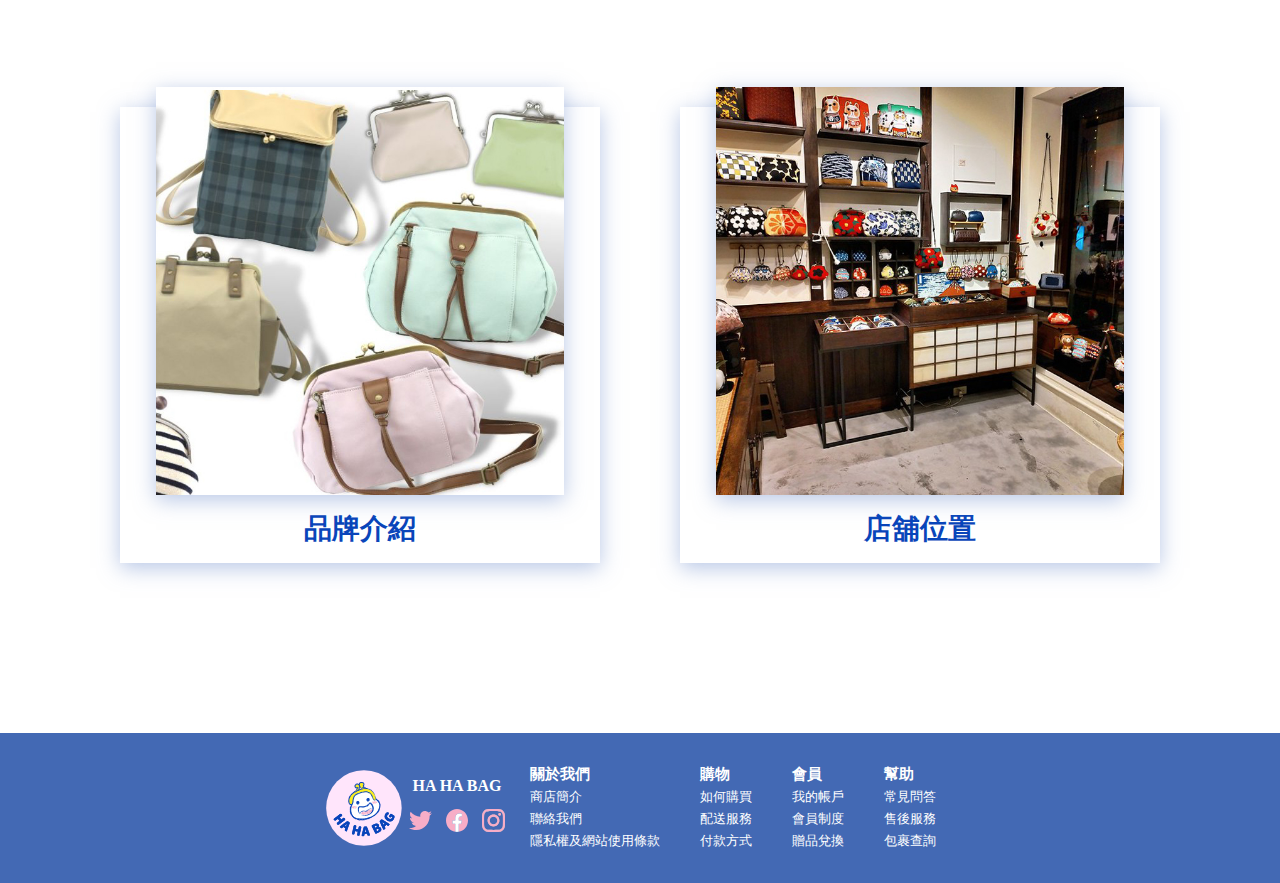
<file: index(RWD).html>
<!DOCTYPE html>
<html lang="zh-Hant">
<head>
    <meta charset="UTF-8">
    <meta http-equiv="X-UA-Compatible" content="IE=edge">
    <meta name="viewport" content="width=device-width, initial-scale=1.0">
    <title>HAHABAG</title>
    <link rel="shortcut icon" href="./image/logo.svg">
    <link rel="bookmark" href="./image/logo.svg">
    <link rel="stylesheet" href="./css/reset.css">
    <link rel="stylesheet" href="https://fonts.googleapis.com/css2?family=Material+Symbols+Rounded:opsz,wght,FILL,GRAD@48,400,0,0" />
    <link rel="stylesheet" href="./css/owl/owl.carousel.css">
    <link rel="stylesheet" href="./css/owl/owl.theme.default.css">
    <link rel="stylesheet" href="./css/main.css">
    <link rel="stylesheet" href="./css/index.css">
    <script src="./javascript/jquery-3.6.0.min.js"></script>
    <script src="https://cdnjs.cloudflare.com/ajax/libs/OwlCarousel2/2.3.4/owl.carousel.min.js"></script>
</head>

<body>
    <input type="checkbox" name="" id="menu_hb">
    <header class="menu">
        <h1>
            <span class="sr-only">HA HA BAG</span>
        </h1>
        <!-- 桌機版導覽列+logo -->
        <nav class="menu_nav">
            <ul>
                <li><a href="newItem.html">最新商品</a></li>
                <li><a href="coinPurse.html">口金零錢包</a></li>
                <li><a href="coinPurse.html">口金皮夾</a></li>
                <li ><a href="index(RWD).html" class="logo"><img src="./image/logo1.svg" alt="logo"></a></li>
                <li><a href="coinPurse.html">口金斜背包</a></li>
                <li ><a href="#">客製包包</a></li>
                <li><a href="#">品牌介紹</a></li>
            </ul>
        </nav>
        <!-- 會員登入+購物車iocn -->
        <div class="sign_in_icon">
            <a href="#"><span class="material-symbols-rounded">
                shopping_cart</span></a>
                
            <a href="#"><span class="material-symbols-rounded">
                account_circle</span></a>   
        </div>
        <!-- 手機版logo -->
        <div class="logo_rwd">
            <a href="index.html" class=""><img src="./image/logo1.svg" alt="logo"></a>
        </div>
        <!-- 漢堡選單 -->
        <label for="menu_hb" class="menu_hb">
            <span></span>
            <span></span>
            <span></span>
        </label>
        <!-- 漢堡選單連結 -->
        <ul class="menu_hb_link">
            <li></li>
            <li><a href="newItem.html">最新商品</a></li>
            <li><a href="coinPurse.css">口金零錢包</a></li>
            <li><a href="coinPurse.css">口金皮夾</a></li>
            <li><a href="coinPurse.css">口金斜背包</a></li>
            <li><a href="#">客製包包</a></li>
            <li><a href="#">品牌介紹</a></li>
            <li><a href="#">會員登入</a></li>
            <li><a href="#">購物車</a></li>
        </ul>
    </header>
    <!-- ===============banner圖============== -->

    <section class="wrap_banner">
        <!-- 手機板的首圖輪播 -->
        <div class="banner_slider small" id="small_carousel">
            <div class="banner_picture_items small fade in-active">
                <img src="./image/14.rwd.jpg" alt="首頁圖片">
            </div>
            <div class="banner_picture_items small fade in-active">
                <img src="./image/13rwd.jpg" alt="首頁圖片">
            </div>
            <div class="banner_picture_items small fade in-active">
                <img src="./image/12.rwd.jpg" alt="首頁圖片">
            </div>
            <a class="pre" onclick="plusSlides(-1)"><</a>
            <a class="next" onclick="plusSlides(1)">></a>
            <div class="banner_slider_dot">
                <span class="dot" onclick="currentSlide(1)"></span>
                <span class="dot" onclick="currentSlide(2)"></span>
                <span class="dot" onclick="currentSlide(3)"></span>
            </div>
        </div>
        <!-- 桌機版首圖輪播 -->
        <div class="banner_slider large" id="large_carousel">
            <div class="banner_picture_items large fade">
                <img src="./image/14.jpg" alt="首頁圖片">
            </div>
            <div class="banner_picture_items large fade">
                <img src="./image/13.jpg" alt="首頁圖片">
            </div>
            <div class="banner_picture_items large fade">
                <img src="./image/12.jpg" alt="首頁圖片">
            </div>
            <a class="pre" onclick="plusSlides(-1)"><</a>
            <a class="next" onclick="plusSlides(1)">></a>
            <div class="banner_slider_dot">
                <span class="dot" onclick="currentSlide(1)"></span>
                <span class="dot" onclick="currentSlide(2)"></span>
                <span class="dot" onclick="currentSlide(3)"></span>
            </div>
        </div>  
    </section>
    
    <!-- ===========最新商品(輪播)============ -->
    <section class="wrap_new_product">
        <div class="new_product_group">
            <h2 class="new_paper_tape">最新商品</h2>
            <p>抓住夏天的尾巴！<br>
            在過完了溫馨又溫柔的五月天之後<br>
            準備好迎接台灣獨特的熱情初夏...</p>
            <div class="new_product_list owl-carousel owl-theme">
                <div class="new_product_items">
                    <div class="new_product_items_picture">
                        <a href="newItem.html"><img src="./image/bag1.jpg" alt="口金包"> </a>
                    </div>
                    <div class="new_product_items_text">
                        <h3>小獅子零錢包</h3>
                        <p>材質:100% 棉</p>
                        <p>尺寸:長 14 x 寬 20 cm</p>
                        <p>功能:收納硬幣</p>
                        <p class="price"><a href="">NT$1,180</a></p>
                    </div>
                </div>
                <div class="new_product_items">
                    <div class="new_product_items_picture">
                        <a href=""><img src="./image/bag2.jpg" alt="口金包"></a>
                    </div>
                    <div class="new_product_items_text">
                        <h3>熊貓零錢包</h3>
                        <p>材質:100% 棉</p>
                        <p>尺寸:長 14 x 寬 20 cm</p>
                        <p>功能:收納硬幣</p>
                        <p class="price"><a href="">NT$1,290</a></p>
                    </div>
                </div>
                <div class="new_product_items">
                    <div class="new_product_items_picture">
                        <a href="newItem.html"><img src="./image/bag3.jpg" alt="口金包"></a>
                    </div>
                    <div class="new_product_items_text">
                        <h3>塗鴉系列零錢包</h3>
                        <p>材質:100% 棉</p>
                        <p>尺寸:長 14 x 寬 20 cm</p>
                        <p>功能:收納硬幣</p>
                        <p class="price"><a href="">NT$1,090</a></p>
                    </div>
                </div> 
                <div class="new_product_items">
                    <div class="new_product_items_picture">
                        <a href=""><img src="./image/bag4.jpg" alt="口金包"></a>
                    </div>
                    <div class="new_product_items_text">
                        <h3>繽紛系列零錢包</h3>
                        <p>材質:100% 棉</p>
                        <p>尺寸:長 14 x 寬 20 cm</p>
                        <p>功能:收納硬幣</p>
                        <p class="price"><a href="">NT$1,490</a></p>
                    </div>
                </div>
                <div class="new_product_items">
                    <div class="new_product_items_picture">
                        <a href="newItem.html"><img src="./image/bag5 (2).jpg" alt="口金包"></a>
                    </div>
                    <div class="new_product_items_text">
                        <h3>櫻花零錢包</h3>
                        <p>材質:100% 棉</p>
                        <p>尺寸:長 14 x 寬 20 cm</p>
                        <p>功能:收納硬幣</p>
                        <p class="price"><a href="">NT$1,890</a></p>
                    </div>
                </div>
                <div class="new_product_items">
                    <div class="new_product_items_picture">
                        <a href="newItem.html"><img src="./image/bag5 (3).jpg" alt="口金包"></a>
                    </div>
                    <div class="new_product_items_text">
                        <h3>繽紛數字零錢包</h3>
                        <p>材質:100% 棉</p>
                        <p>尺寸:長 14 x 寬 20 cm</p>
                        <p>功能:收納硬幣</p>
                        <p class="price"><a href="">NT$1,590</a></p>
                    </div>
                </div>
            </div>
            <div class="more">
                <a href="newItems.html">更多商品</a>
            </div>  
        </div>
    </section> 

     <!-- ==============商品介紹============== -->
    <section class="wrap_product_introduction">
        <div class="product_introduction_ellipse">
            <h2 class="product_introduction_title">商品介紹</h2>
        </div>                
        <div class="product_introduction_group">
            <div class="product_title">
                <p>目前的設計包括了零錢包、皮夾、斜背包等，皆是使用日本製布料，發揮創意重新設計製作的作品。一針一線的手縫口金更牢固也更有溫度，堅持使用日本進口並賦予每塊布料獨特的名字與故事從剪裁到打版不斷改良設計出我們自己也滿意的包款我們不像機器那樣的冰冷我們有情緒﹑有溫度每個手作的痕跡，都是情感的證明。</p>
            </div>
                <div class="product_items">
                    <!-- 零錢包-------- -->
                    <div class="product_items_coin">
                        <span></span>
                        <span></span>
                        <span></span>
                        <span></span>
                        <div class="sub_coin">零錢包</div>
                        <div class="product_picture">
                            <a href="coinPurse.html"><img src="./image/bag5.jpg" alt="零錢包圖"></a>
                        </div>
                        <div class="product_text_coin">
                            <h4>夏日碎花口金包</h4>
                            <p>尺寸:長 14 x 寬 20 cm</p>
                            <p>材質:100% 棉</p>
                            <p>顏色:藍色</p>
                            <div class="price">
                                <a href="coinPurse.html"><img src="./image/Buy.svg" alt="購物車"></a>
                                <p><a href="coinPurse.html">NT$980</a></p>
                            </div>
                        </div>
                    </div>
                    <div class="product_items_coin">
                        <span></span>
                        <span></span>
                        <span></span>
                        <span></span>
                        <div class="sub_coin">零錢包</div>
                        <div class="product_picture">
                            <a href="coinPurse.html"><img src="./image/bag6.jpg" alt="零錢包圖"></a>
                        </div>
                        <div class="product_text_coin">
                            <h4>和風慶典口金包</h4>
                            <p>尺寸:長 14 x 寬 20 cm</p>
                            <p>材質:100% 棉</p>
                            <p>顏色:綠色</p>
                            <div class="price">
                                <a href="coinPurse.html"><img src="./image/Buy.svg" alt="購物車"></a>
                                <p><a href="coinPurse.html">NT$890</a></p>
                            </div>
                        </div>
                    </div>
                    <div class="product_items_coin">
                        <span></span>
                        <span></span>
                        <span></span>
                        <span></span>
                        <div class="sub_coin">零錢包</div>
                        <div class="product_picture"><a href="coinPurse.html"><img src="./image/bag7.jpg" alt="零錢包圖"></a></div>
                        <div class="product_text_coin">
                            <h4>小雪人口金包</h4>
                            <p>尺寸:長 14 x 寬 20 cm</p>
                            <p>材質:100% 棉</p>
                            <p>顏色:深藍色</p>
                            <div class="price">
                                <a href="coinPurse.html"><img src="./image/Buy.svg" alt="購物車"></a>
                                <p><a href="coinPurse.html">NT$1080</a></p>
                            </div>
                        </div>
                    </div>
                    <!-- 皮夾----------- -->
                    <div class="product_items_wallet">
                        <div class="sub_wallet">皮夾</div>
                        <div class="product_picture">
                            <a href="coinPurse.html"><img src="./image/bag8.jpg" alt="皮夾圖"></a>
                        </div>
                        <div class="product_text_wallet">
                            <h4>點點口金包</h4>
                            <p>尺寸:長 14 x 寬 20 cm</p>
                            <p>材質:100% 棉</p>
                            <p>顏色:黑色白點</p>
                            <div class="price">
                                <a href="coinPurse.html"><img src="./image/Buy2.svg" alt="購物車"></a>
                                <a href="coinPurse.html"><span>NT$1,070</span></a>
                            </div>
                        </div>
                    </div>
                    <div class="product_items_wallet">
                        <div class="sub_wallet">皮夾</div>
                        <div class="product_picture">
                            <a href="#"><img src="./image/bag9.jpg" alt="皮夾圖"></a>
                        </div>
                        <div class="product_text_wallet">
                            <h4>焦糖口金包</h4>
                            <p>尺寸:長 14 x 寬 20 cm</p>
                            <p>材質:100% 棉</p>
                            <p>顏色:咖啡色</p>
                            <div class="price">
                                <a href="#"><img src="./image/Buy2.svg" alt="購物車"></a>
                                <a href="#"><span>NT$1,300</span></a>
                            </div>
                        </div>
                    </div>
                    <div class="product_items_wallet">
                        <div class="sub_wallet">皮夾</div>
                        <div class="product_picture">
                            <a href="coinPurse.html"><img src="./image/bag10.jpg" alt="皮夾圖"></a>
                        </div>
                        <div class="product_text_wallet">
                            <h4>花樣口金包</h4>
                            <p>尺寸:長 14 x 寬 20 cm</p>
                            <p>材質:100% 棉</p>
                            <p>顏色:淺綠色</p>
                            <div class="price">
                                <a href="coinPurse.html"><img src="./image/Buy2.svg" alt="購物車"></a>
                                <a href="coinPurse.html"><span>NT$1,500</span></a>
                            </div>
                        </div>
                    </div>
                     <!-- 斜背包------ -->
                    <div class="product_items_bag">
                        <div class="sub_bag">斜背包</div>
                        <div class="product_picture">
                            <a href="coinPurse.html"><img src="./image/bag11.jpg" alt="斜背包"></a>
                        </div>
                        <div class="product_text_bag">
                            <h4>條紋斜背包</h4>
                            <p>尺寸:長 35 x 寬 20 cm</p>
                            <p>材質:100% 棉</p>
                            <p>顏色:藍色</p>
                            <div class="price">
                                <a href="coinPurse.html"><img src="./image/Buy3.svg" alt="購物車"></a>
                                <a href="coinPurse.html"><span>NT$3,700</span></a>
                            </div>
                        </div>
                    </div>
                    <div class="product_items_bag">
                        <div class="sub_bag">斜背包</div>
                        <div class="product_picture"><a href="coinPurse.html"><img src="./image/bag12.jpg" alt="斜背包"></a></div>
                        <div class="product_text_bag">
                            <h4>森林系斜背包</h4>
                            <p>尺寸:長 14 x 寬 30 cm</p>
                            <p>材質:皮革</p>
                            <p>顏色:綠色</p>
                            <div class="price">
                                <a href=""><img src="./image/Buy3.svg" alt="購物車"></a>
                                <a href=""><span>NT$2,500</span></a>
                            </div>
                        </div>
                    </div>
                    <div class="product_items_bag">
                        <div class="sub_bag">斜背包</div>
                        <div class="product_picture"><a href="coinPurse.html"><img src="./image/bag13.jpg" alt="斜背包"></a></div>
                        <div class="product_text_bag">
                            <h4>湛藍斜背包</h4>
                            <p>尺寸:長 14 x 寬 25 cm</p>
                            <p>材質:100% 棉</p>
                            <p>顏色:藍色</p>
                            <div class="price">
                                <a href="coinPurse.html"><img src="./image/Buy3.svg" alt="購物車"></a>
                                <a href="coinPurse.html"><span>NT$2,600</span></a>
                            </div>
                        </div>
                    </div>
                </div>
            <div class="more">
                <a href="coinPurse.html">更多商品</a>
            </div> 
            </div>    
        </div>
        </div>
    </section>

     <!-- ============客製商品============== --> 
    <section class="wrap_custom_made">
        <div class="custom_made_group">
            <div class="custom_made_bag">
                <h2 class="custom_paper_tape">客製包包</h2>
                <div class="custom_items ">
                    <div class="custom_made_text">
                        <h3>讓我們幫您做出心目中的口金包</h3>
                        <p>可以自由選取不同的版型、布料、口金尺寸，甚至可以加上刺繡的圖樣，打造出個人專屬包款。</p>
                        <p>支付客製包款的訂金後，師傅便會著手製作屬於您的客製包包，製作時間約30至45個工作天，實際製作時間以當時接單情況為準，若提前完成就會提前寄出喔。</p>                
                    </div>
                    <div class="custom_made_picture"><img src="./image/bag15.jpg" alt="客製包包"></div>
                    <div class="more">
                        <a href="custom.html">開始訂製</a>
                    </div>      
                </div>
            </div>
        </div>
    </section> 

    <!-- =========品牌介紹&店鋪位置============ -->
    <section class="wrap_brand">
        <div class="brand_group">
            <div class="brand">
                <div class="brand_picture">
                    <a href="#"><img src="./image/bag16.jpg" alt="品牌照片"></a>
                </div>
                <div class="brand_title">
                    <h2>品牌介紹</h2>
                </div>
            </div>
            <div class="shop">
                <div class="shop_picture">
                    <a href="#"><img src="./image/bag17.jpg" alt="店鋪照片"></a>
                </div>
                <div class="shop_title">
                    <h2>店舖位置</h2>
                </div>
            </div>
        </div>
    </section> 
    <!-- 頁尾============= -->
    <footer>
        <div class="footer_content">
            <!-- ------logo跟品牌社群-------------- -->
        <div class="footer_picture">
            <div class="logo">
                <a href="#"><img src="./image/logo.svg" alt="logo"></a>
            </div>
            <div class="community">
                <h5>HA HA BAG</h5>
                <div class="community_icon">
                    <a href="#"><img src="./image/Twitter.svg" alt="twitter"></a>
                    <a href="#"><img src="./image/Facebook.svg" alt="facebook"></a>
                    <a href="#"><img src="./image/Instagram.svg" alt="instagram"></a>
                </div>
            </div>
        </div>

        <!-- ------------次要選單-------------- -->
        <div class="footer_text">
            <ul class="about">
                <li><h5>關於我們</h5></li>
                <li><a href="#">商店簡介</a></li>
                <li><a href="#">聯絡我們</a></li>
                <li><a href="#">隱私權及網站使用條款</a></li>
            </ul>    

            <ul class="shopping">
                <li><h5>購物</h5></li>
                <li><a href="#">如何購買</a></li>
                <li><a href="#">配送服務</a></li>
                <li><a href="ˇ">付款方式</a></li>
            </ul>    

            <ul class="member">
                <li><h5>會員</h5></li>
                <li><a href="#">我的帳戶</a></li>
                <li><a href="#">會員制度</a></li>
                <li><a href="#">贈品兌換</a></li>
            </ul>

            <ul class="help">
                <li><h5>幫助</h5></li>
                <li><a href="">常見問答</a></li>
                <li><a href="">售後服務</a></li>
                <li><a href="">包裹查詢</a></li>
            </ul>
        </div>
        <ul class="footer_txt">
            <li><a href="#">關於我們</a></li>
            <li><a href="#">購物說明</a></li>
            <li><a href="#">會員中心</a></li>
            <li><a href="#">售後服務</a></li>
        </ul>
        </div>
        
    </footer>
    
<script type="text/javascript" src="./javascript/vanilla-tilt.js"></script>
</body>



<script src="./javascript/index.js"></script>

</html>
</file>
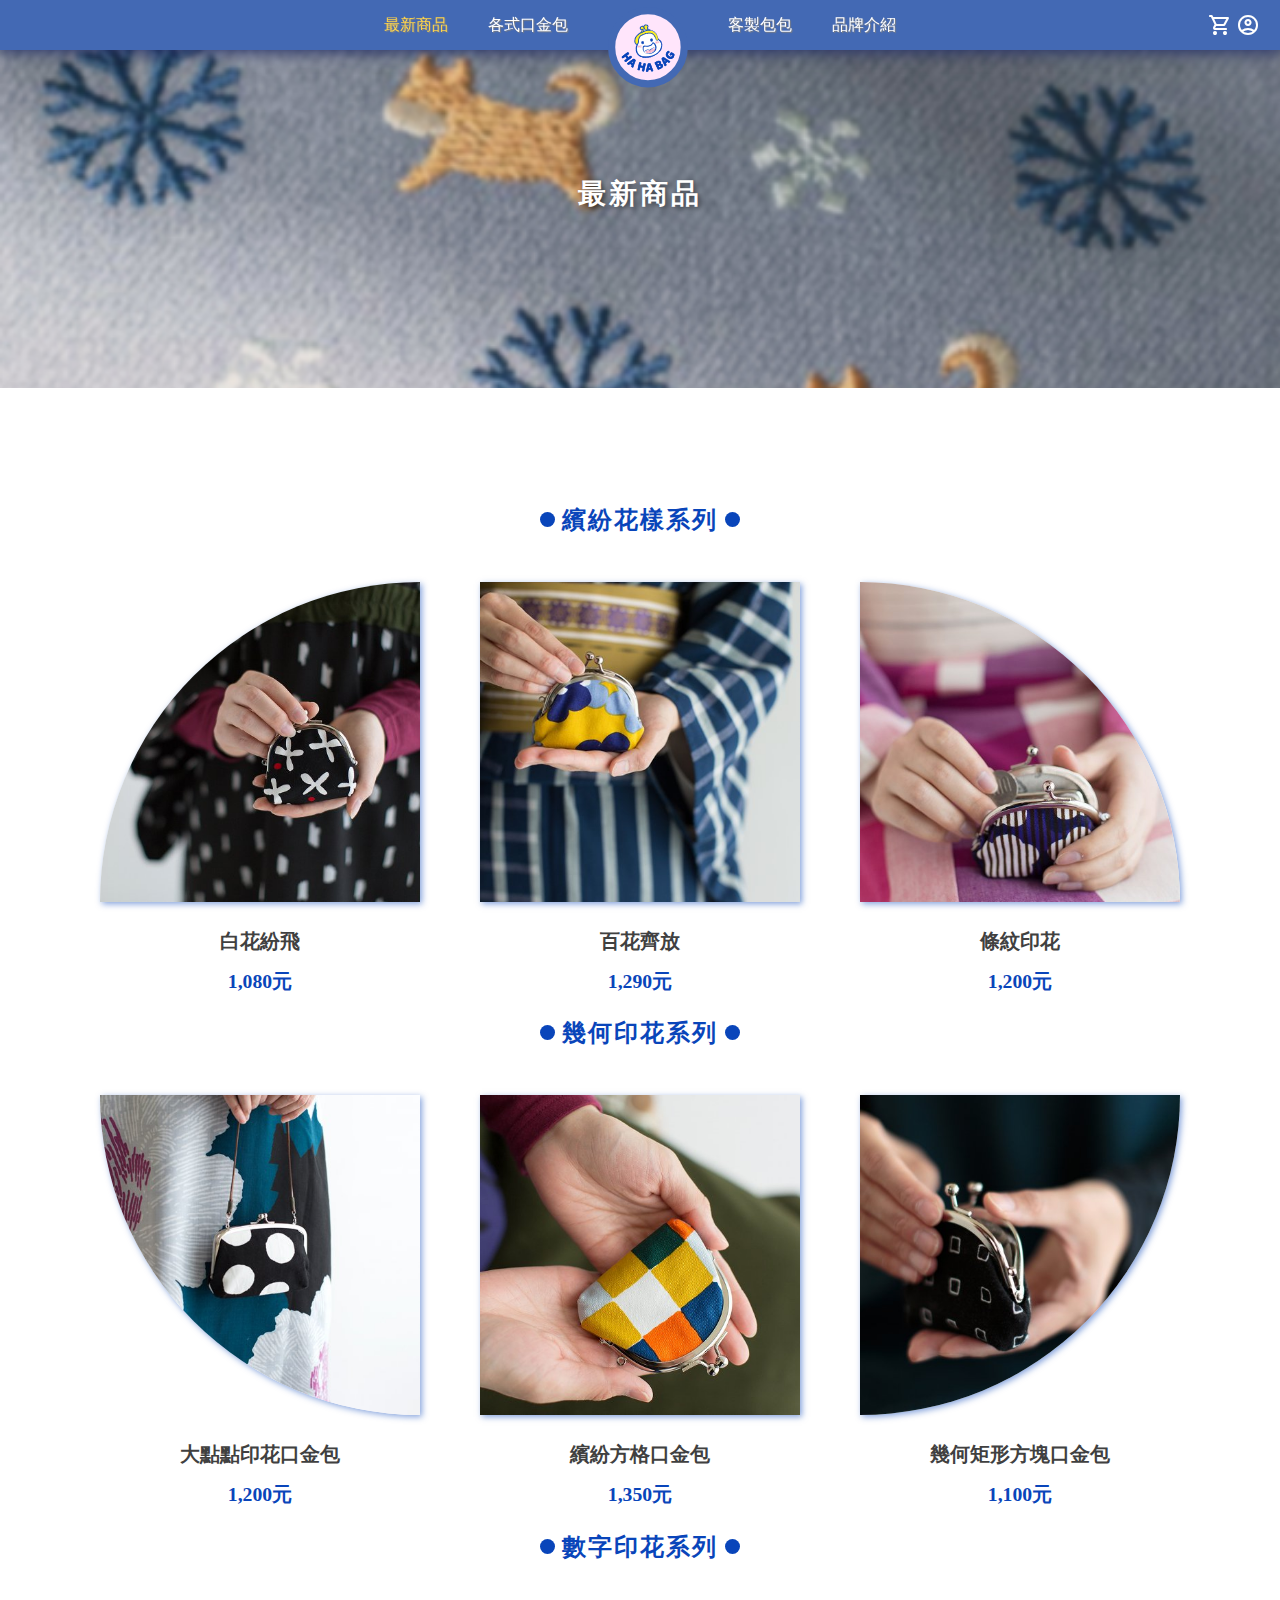
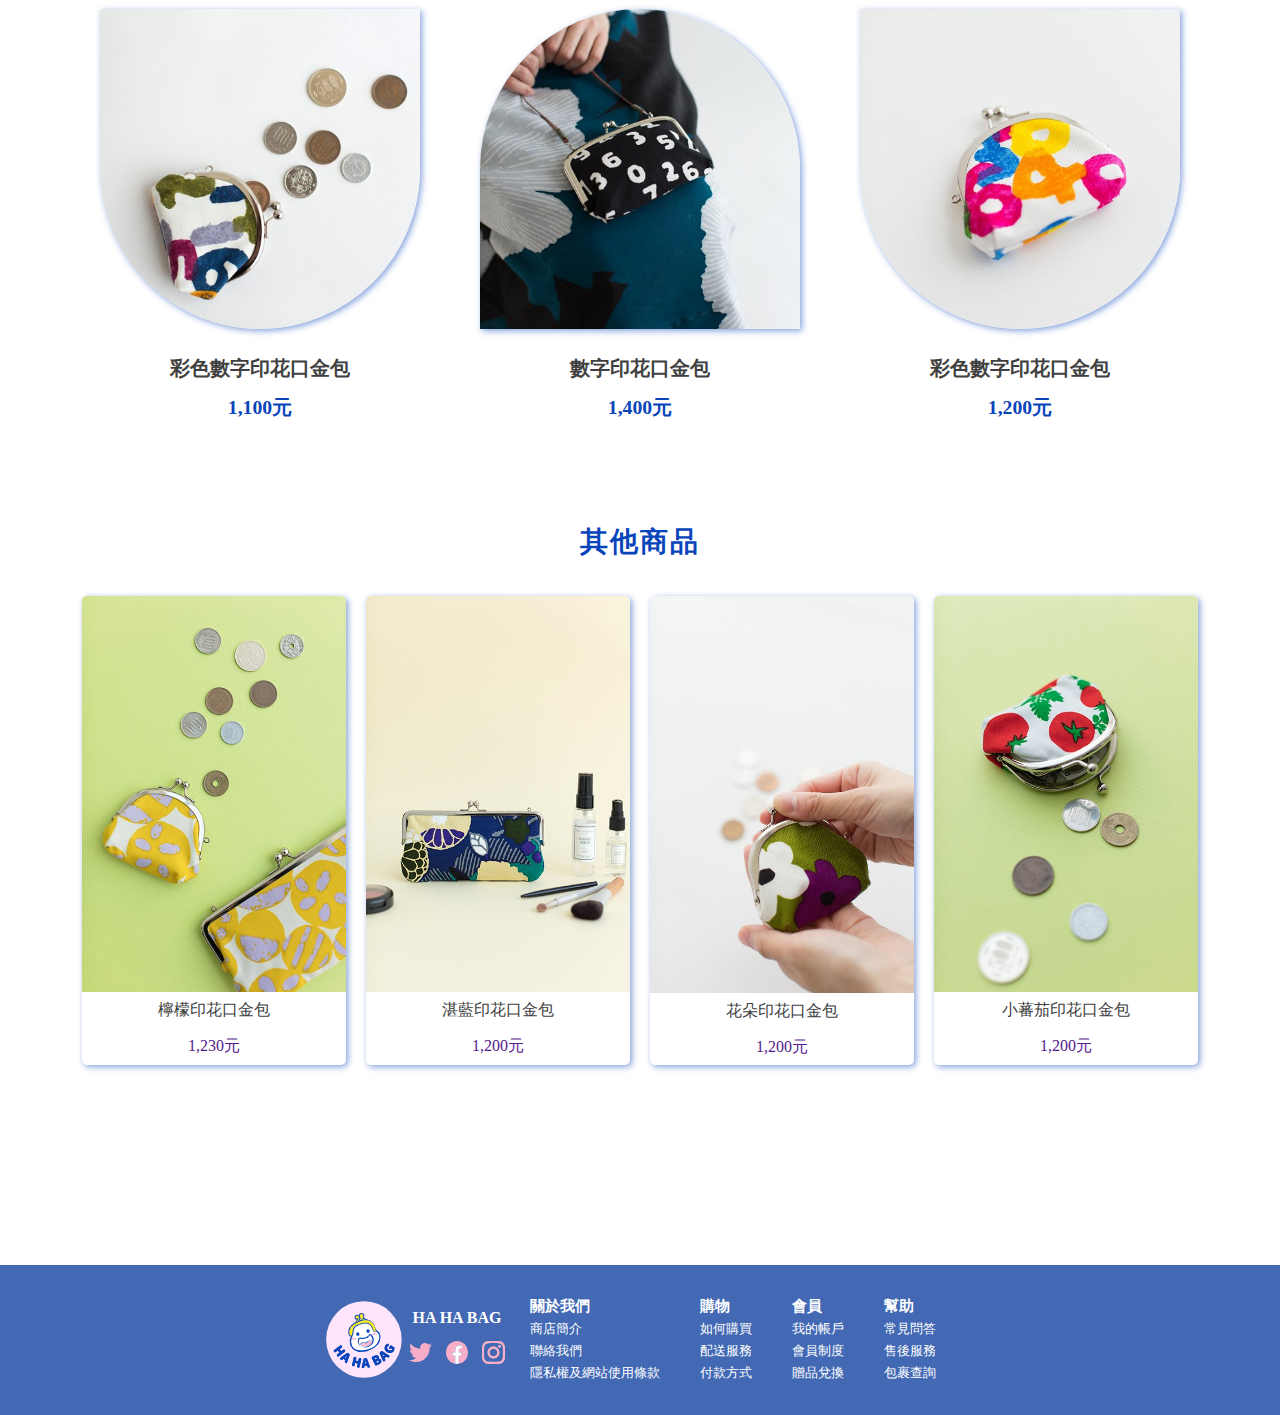
<file: newItem.html>
<!DOCTYPE html>
<html lang="zh-Hant">
<head>
    <meta charset="UTF-8">
    <meta http-equiv="X-UA-Compatible" content="IE=edge">
    <meta name="viewport" content="width=device-width, initial-scale=1.0">
    <title>HAHABAG</title>
    <link rel="shortcut icon" href="./image/logo.svg">
    <link rel="bookmark" href="./image/logo.svg">
    <link rel="stylesheet" href="./css/reset.css">
    <link rel="stylesheet" href="./css/main.css">
    <link rel="stylesheet" href="./css/newItem.css">
    <link rel="stylesheet" href="./css/reset.css">
    <link rel="stylesheet" href="https://fonts.googleapis.com/css2?family=Material+Symbols+Rounded:opsz,wght,FILL,GRAD@48,400,0,0" />
</head>
<body>
    <input type="checkbox" name="" id="menu_hb">
    <header class="menu">
        <!-- 桌機版導覽列+logo -->
        <nav class="menu_nav">
            <ul>
                <li><a href="newItem.html" class="under_line">最新商品</a></li>
                <li><a href="coinPurse.html">各式口金包</a></li>
                <li ><a href="index.html" class="logo"><img src="./image/logo1.svg" alt="logo"></a></li>
                <li ><a href="custom.html">客製包包</a></li>
                <li><a href="#">品牌介紹</a></li>
            </ul>
        </nav>
        <!-- 會員登入+購物車iocn -->
        <div class="sign_in_icon">
            <a href="#"><span class="material-symbols-rounded">
                shopping_cart</span></a>
                
            <a href="#"><span class="material-symbols-rounded">
                account_circle</span></a>   
        </div>
        <!-- 手機版logo -->
        <div class="logo_rwd">
            <a href="index.html" class=""><img src="./image/logo1.svg" alt="logo"></a>
        </div>
        <!-- 漢堡選單 -->
        <label for="menu_hb" class="menu_hb">
            <span></span>
            <span></span>
            <span></span>
        </label>
        <!-- 漢堡選單連結 -->
        <ul class="menu_hb_link">
            <li></li>
            <li><a href="newItem.html">最新商品</a></li>
            <li><a href="coinPurse.html">各式口金包</a></li>
            <li><a href="custom.html">客製包包</a></li>
            <li><a href="#">品牌介紹</a></li>
            <li><a href="#">會員登入</a></li>
            <li><a href="#">購物車</a></li>
        </ul>
    </header>
    <!-- =============最新商品=============== -->
    <section class="wrap_new_items">
        <div class="new_items_title">
            <h2>最新商品</h2>
        </div>
    </section>
    <!-- 第二區塊商品展示區 -->
    <section class="wrap_new_product">
        <!-- 第一列 -->
        <class="product_items_group">
            <h3 class="product_title">繽紛花樣系列</h3>
            <div class="product_items">
                <div class="product_items_left">
                    <div class="product_items_left_picture">
                        <a href=""><img src="./image/newItems/78741822_o2.jpg" alt="商品照片"></a>
                    </div>
                    <div class="product_items_txt">
                        <p>白花紛飛</p>
                        <p class="price"><a href="">1,080元</a></p>
                    </div>
                </div>
                <div class="product_items_middle">
                    <div class="product_items_middle_picture">
                        <a href=""><img src="./image/newItems/53785614_o2.jpg" alt="商品照片"></a>
                    </div>
                    <div class="product_items_txt">
                        <p>百花齊放</p>
                        <p class="price"><a href="">1,290元</a></p>
                    </div>
                </div>
                <div class="product_items_right">
                    <div class="product_items_right_picture">
                        <a href=""><img src="./image/newItems/112008694_o2.jpg" alt="商品照片"></a>
                    </div>
                    <div class="product_items_txt">
                        <p>條紋印花</p>
                        <p class="price"><a href="">1,200元</a></p>
                    </div>
                </div>
            </div>
        </div>
        <!-- 第二列 -->
        <class="product_items_group">
            <h3 class="product_title">幾何印花系列</h3>
            <div class="product_items">
                <div class="product_items_left_row2">
                    <div class="product_items_left_row2_picture">
                        <a href=""><img src="./image/newItems/53785383_o2.jpg" alt="商品照片"></a>
                    </div>
                    <div class="product_items_txt">
                        <p>大點點印花口金包</p>
                        <p class="price"><a href="">1,200元</a></p>
                    </div>
                </div>
                <div class="product_items_middle">
                    <div class="product_items_middle_picture">
                        <a href=""><img src="./image/newItems/112007703_o3.jpg" alt="商品照片"></a>
                    </div>
                    <div class="product_items_txt">
                        <p>繽紛方格口金包</p>
                        <p class="price"><a href="">1,350元</a></p>
                    </div>
                </div>
                <div class="product_items_right_row2">
                    <div class="product_items_right_row2_picture">
                        <a href=""><img src="./image/newItems/96249512_o4.jpg" alt="商品照片"></a>
                    </div>
                    <div class="product_items_txt">
                        <p>幾何矩形方塊口金包</p>
                        <p class="price"><a href="">1,100元</a></p>
                    </div>
                </div>
            </div>
        </div>
        <!-- 第三列 -->
        <class="product-items-group">
            <h3 class="product_title">數字印花系列</h3>
            <div class="product_items">
                <div class="product_items_row3">
                    <div class="product_items_row3_picture">
                        <a href=""><img src="./image/newItems/50893938_o4.jpg" alt="商品照片"></a>
                    </div>
                    <div class="product_items_txt">
                        <p>彩色數字印花口金包</p>
                        <p class="price"><a href="">1,100元</a></p>
                    </div>
                </div>
                <div class="product_items_middle_row3">
                    <div class="product_items_middle_row3_picture">
                        <a href=""><img src="./image/newItems/112006306_o2.jpg" alt="商品照片"></a>
                    </div>
                    <div class="product_items_txt">
                        <p>數字印花口金包</p>
                        <p class="price"><a href="">1,400元</a></p>
                    </div>
                </div>
                <div class="product_items_row3">
                    <div class="product_items_row3_picture">
                        <a href=""><img src="./image/newItems/96250155_o1.jpg" alt="商品照片"></a>
                    </div>
                    <div class="product_items_txt">
                        <p>彩色數字印花口金包</p>
                        <p class="price"><a href="">1,200元</a></p>
                    </div>
                </div>
            </div>
        </div>
    </section>        
        
 <!-- ==============其他商品================ -->
    <section class="wrap_else_product">
        <div class="else_product_group">
            <h3>其他商品</h3>
        <div class="else_product">
            <div class="else_product_items">
                <div class="else_product_items_picture">
                    <a href=""><img src="./image/newItems/new1.jpg" alt="其他商品"></a>
                </div>
                <div class="else_product_items_txt">
                    <p>檸檬印花口金包</p>
                    <p class="price"><a href="">1,230元</a></p>
                </div>
            </div>
            <div class="else_product_items">
                <div class="else_product_items_picture">
                    <a href=""><img src="./image/newItems/125091342_o3.jpg" alt="其他商品"></a>
                </div>
                <div class="else_product_items_txt">
                    <p>湛藍印花口金包</p>
                    <p class="price"><a href="">1,200元</a></p>
                </div>
            </div>
            <div class="else_product_items">
                <div class="else_product_items_picture">
                    <a href=""><img src="./image/newItems/112008904_o2.jpg" alt="其他商品"></a>
                </div>
                <div class="else_product_items_txt">
                    <p>花朵印花口金包</p>
                    <p class="price"><a href="">1,200元</a></p>
                </div>
            </div>
            <div class="else_product_items">
                <div class="else_product_items_picture">
                    <a href=""><img src="./image/newItems/125089295_o3.jpg" alt="其他商品"></a>
                </div>
                <div class="else_product_items_txt">
                    <p>小蕃茄印花口金包</p>
                    <p class="price"><a href="">1,200元</a></p>
                </div>
            </div>
        </div>
        </div>
        
    </section>


    <footer>
        <div class="footer_content">
            <!-- ------logo跟品牌社群-------------- -->
        <div class="footer_picture">
            <div class="logo">
                <a href="#"><img src="./image/logo.svg" alt="logo"></a>
            </div>
            <div class="community">
                <h5>HA HA BAG</h5>
                <div class="community_icon">
                    <a href="#"><img src="./image/Twitter.svg" alt="twitter"></a>
                    <a href="#"><img src="./image/Facebook.svg" alt="facebook"></a>
                    <a href="#"><img src="./image/Instagram.svg" alt="instagram"></a>
                </div>
            </div>
        </div>

        <!-- ------------次要選單-------------- -->
        <div class="footer_text">
            <ul class="about">
                <li><h5>關於我們</h5></li>
                <li><a href="#">商店簡介</a></li>
                <li><a href="#">聯絡我們</a></li>
                <li><a href="#">隱私權及網站使用條款</a></li>
            </ul>    

            <ul class="shopping">
                <li><h5>購物</h5></li>
                <li><a href="#">如何購買</a></li>
                <li><a href="#">配送服務</a></li>
                <li><a href="ˇ">付款方式</a></li>
            </ul>    

            <ul class="member">
                <li><h5>會員</h5></li>
                <li><a href="#">我的帳戶</a></li>
                <li><a href="#">會員制度</a></li>
                <li><a href="#">贈品兌換</a></li>
            </ul>

            <ul class="help">
                <li><h5>幫助</h5></li>
                <li><a href="">常見問答</a></li>
                <li><a href="">售後服務</a></li>
                <li><a href="">包裹查詢</a></li>
            </ul>
        </div>
        <ul class="footer_txt">
            <li><a href="#">關於我們</a></li>
            <li><a href="#">購物說明</a></li>
            <li><a href="#">會員中心</a></li>
            <li><a href="#">售後服務</a></li>
        </ul>
        </div>
        
        
    </footer>

</body>
</html>
</file>
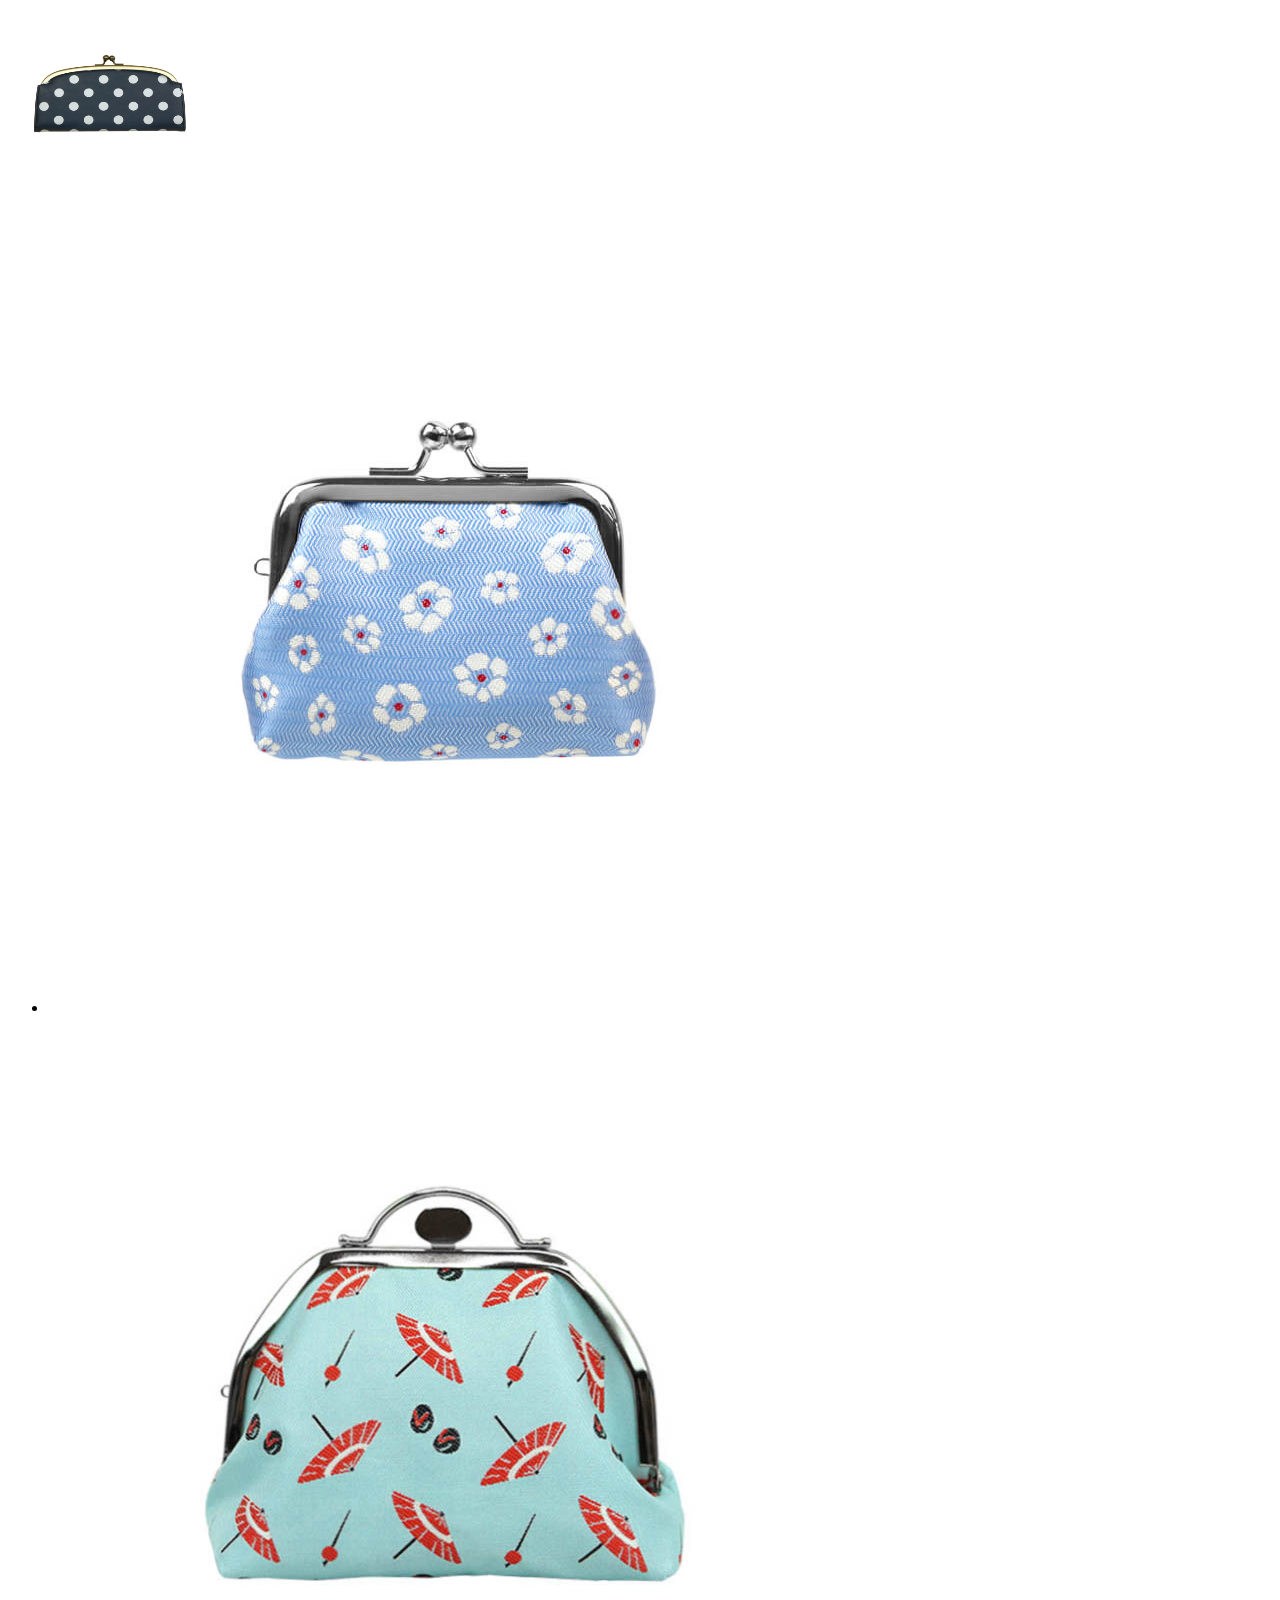
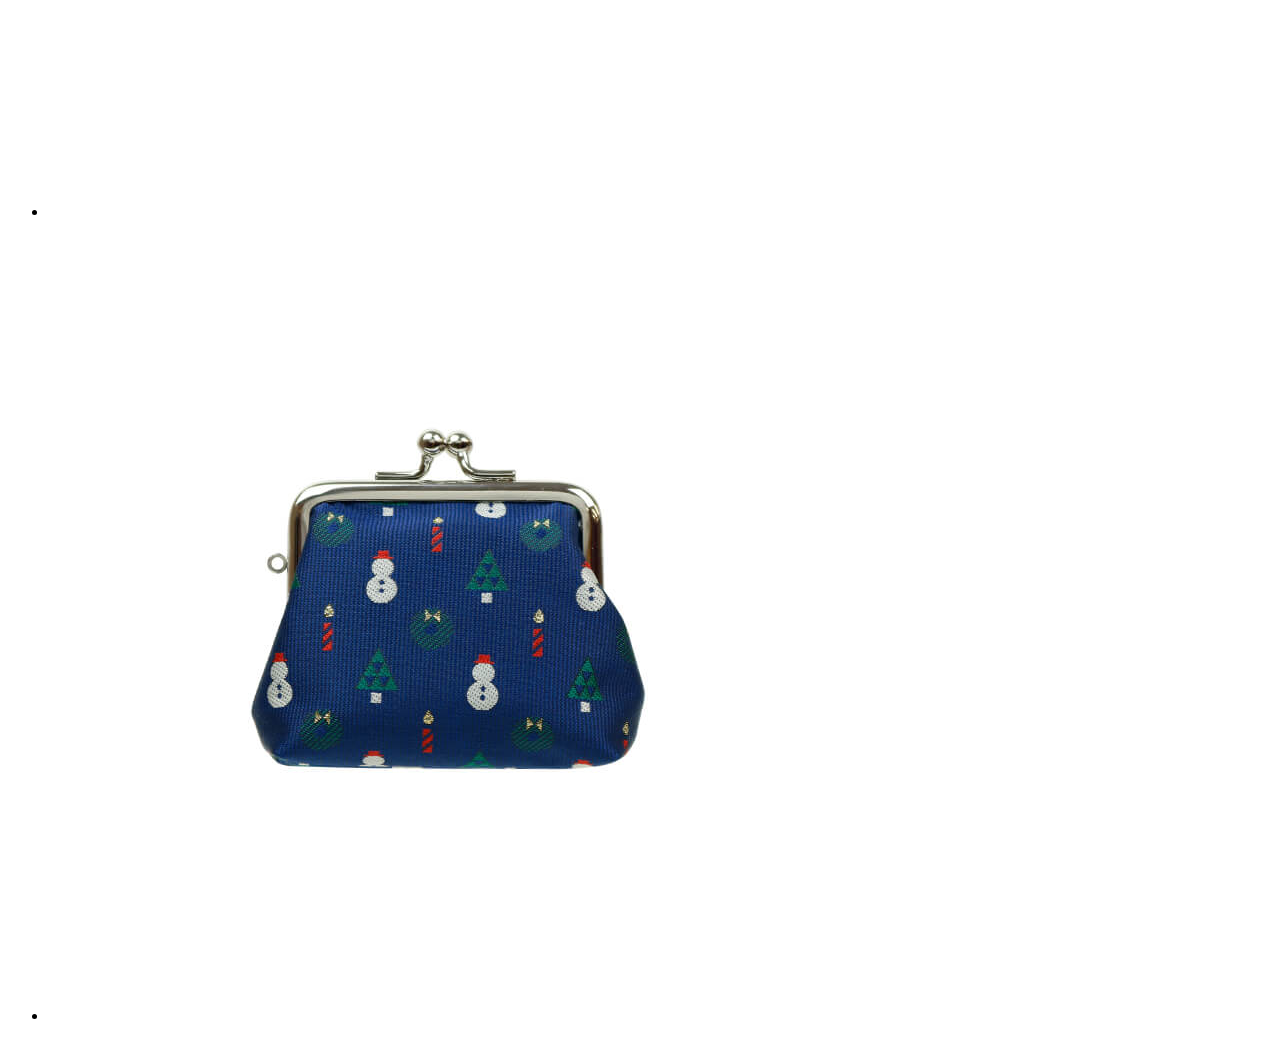
<file: test.html>
<!DOCTYPE html>
<html lang="en">
<head>
    <meta charset="UTF-8">
    <meta http-equiv="X-UA-Compatible" content="IE=edge">
    <meta name="viewport" content="width=device-width, initial-scale=1.0">
    <title>Document</title>
    <script src="./javascript/jquery-3.6.0.min.js"></script>
</head>
<body>
    <div >
        <img  class="large" src="/image/bag8.jpg" style="width:202px;height:185px;">
        <!-- <img  class="large" src="/image/bag9.jpg" style="width:202px;height:185px;">
        <img  class="large" src="/image/bag10.jpg" style="width:202px;height:185px;"> -->
    </div>

    <ul class="box">
        <li><img id="image1" class="image" src="./image/bag5.jpg" alt=""></li>
        <li><img id="image2" class="image" src="./image/bag6.jpg" alt=""></li>
        <li><img id="image3" class="image" src="./image/bag7.jpg" alt=""></li>
    </ul>
    <script>
        // window.addEventListener("load",function(){
        //    let imgs = document.querySelectorAll(".image");
        //    let large = document.querySelector(".large");
        //    for(let i = 0; i<imgs.length; i++){
        //     // $(`imgs:nth-child(${i}) img`).src =large.src
        //     imgs[i].onclick = function(e){
        //     large.src = e.target.src;
        //     }
    
        // }
        //    })
        window.addEventListener("load",function(){
           let imgs = document.querySelectorAll(".image");
           let large = document.querySelector(".large");
           for(let i = 0; i<imgs.length; i++){
            // $(`imgs:nth-child(${i}) img`).src =large.src
            imgs[i].onclick = function(){
                    large.src =  `./image/custom/0${i}.jpg`;
            }
    
        }
           })
        



    

  
    </script>

</body>
</html>
</file>
<file: css/main.css>
:root{
    --nav-color:#4369B4;
    --bg1-color:#7190cd;
    --bg2-color:#0057A7;
    --text-color:#404040;
    --main-color:#ffd54c;
    --main2-color:#0945ba;
    --main3-color:#ffe5fb;
    --main4-color:#FFEF00;
    --h2-xl:28px;
    --h2-lg:24px;   
    --h2-md:22px;
    --h2-mo:20px;
    --h3-xl:24px;
    --h3-lg:22px;   
    --h3-md:20px;
    --h3-mo:18px;
    --h4-xl:18px;
    --h4-lg:18px;   
    --h4-md:16px;
    --h4-mo:16px;
    --text-xl:16px;
    --text-lg:16px;
    --text-md:15px;
    --text-mo:14px;

}

/* 共用設定 */
/* ===============導覽列共用設定================= */
.menu_nav .under_line{
    color:var(--main-color);
}
/* header-----導覽列的藍色底 */
    .menu{
        width: 100%;
        background-color: var(--nav-color);
        height: 50px;
        box-shadow: 0 0 15px 2px rgb(39, 50, 105);
        position: fixed;
        z-index: 10;
    }
/* header-----checkbox隱藏 */
    #menu_hb{
        display: none;
    }

    .under_line:active {
        background-color:gray;
        color:#fafafa;
        }

/* 更多商品按鈕 */
.more{
    text-align: center;
}
.more a{
    display: inline-block;
    padding: 10px 30px;
    border-radius: 20px;
    border: 2px dashed var(--main2-color);
    box-shadow: 0 0 0 3px var(--main4-color);
    background-color: var(--main4-color);
    color: var(--main2-color);
    font-size: 16px;
}  
/* ===============頁尾共用設定================= */
footer{
    width: 100%;
    background-color:var(--nav-color);
}
.footer_content{
    height: clamp(80px, calc((100vw - 414px) / 11.229 + 80px), 150px);
    display: flex;
    align-items: center;
}
.footer_picture .logo{
    vertical-align: top;
    text-align: center;
}
.footer_picture .logo img{
    vertical-align: top;
}
/* ===============導覽列================= */
/* 導覽列--平板直向以下 */
    @media screen and (max-width: 1023px){
        /* 平板橫向以下導覽列與會員登入icon隱藏 */
        .menu_nav,.sign_in_icon{
            display: none;
        }
        /* 手機版置中logo */
        .logo_rwd{
            width: 100%;
        }
        .logo_rwd a{
            display: block;
            width: 75px;
            height: 75px;
            position: relative;
            margin: auto;
            z-index: 10;
        }
        .logo_rwd img{
            width:100%;
            height: 100%;
            vertical-align: top;
            margin-top: 7px;
        }
        /* 漢堡選單 */
        /* 漢堡按鈕 */
        .menu_hb{
            width: 40px;
            height: 40px;
            display: flex;
            flex-direction: column;
            justify-content: space-evenly;
            align-items: center;
            position: relative;
            top: -140%;
            right:0;
            left: 0;
            margin-left: auto;
            z-index: 3;
        } 
        /* 漢堡按鈕三條線    */
        .menu_hb span{
            width: 30px;
            height: 2px;
            background-color: var(--main-color);
            position: absolute;
            left: 0;
            right: 0;
            margin-left: auto;
            margin-right: auto;
        }
        .menu_hb span:nth-child(1){
            top: 9px;
            transform: rotate(0deg);
            transition: top .5s .5s,transform .5s 0s;
        }
        #menu_hb:checked ~ .menu .menu_hb span:nth-child(1){
            top: 19px;
            transition: .5s;
            transform: rotate(45deg);
            transition: top .5s .5s,transform .5s 1s;
        }
        .menu_hb span:nth-child(2){
            top: 0;
            bottom: 0;
            margin: auto;
            opacity: 1;
            transition: .5s;
        }
        #menu_hb:checked ~ .menu .menu_hb span:nth-child(2){
            opacity: 0;
            transition: .5s;
        }
        .menu_hb span:nth-child(3){
            bottom: 9px;
            transform: rotate(0deg);
            transition: bottom .5s .5s,transform .5s 0s;
        }
        
        #menu_hb:checked ~ .menu .menu_hb span:nth-child(3){
            bottom: 19px;
            transform: rotate(-45deg);
            transition: bottom .5s .5s,transform .5s 1s;
        }
        /* 漢堡下方選單 */
        .menu_hb_link{
            display: none;
            position: absolute;
            z-index: 0;
            top: 50px;
            width: 100%;
            background-color:#fff1fd;
            /* filter: opacity(95%); */
            text-align: center;
            
        }
        .menu_hb_link li{
            border-bottom: 1px solid var(--bg2-color);
        }
        .menu_hb_link li:nth-child(1){
            width: 100%;
            height: 36px;
            background-color: #fff1fd;
            border-bottom: none;
        }
        .menu_hb_link a{
            text-decoration: none;
            font-size: 16px;
            color: var(--main2-color);
            display: inline-block;
            padding: 20px;
        }
        #menu_hb:checked ~ .menu .menu_hb_link{
            display: block;
        }  
    }
    
/* 導覽列----平板橫向以上 */
    @media screen and (min-width: 1024px){
        /* 手機版logo隱藏 */
        .logo_rwd, .menu_hb_link{
            display: none;
        }

        .menu_nav{
            display: flex;
            justify-content: center;
        }
        .menu_nav ul{
            display: flex;
            margin: auto;
        }
        .menu_nav ul li a{
            display: block;
            padding: 7px 20px ;
            text-decoration: none;
            text-shadow: 1px 1px 1px gray;
            font-size: 16px;
            line-height: 36px;
            color: #fff;
        }
        .menu_nav ul li a:hover{
            color: var(--main-color);
        }
        .logo{
            width: 80px;
        }
        .logo img{
            width: 100%;
            vertical-align: top;
        }
        .sign_in_icon{
            display: block;
            margin: 0 20px;
            position: absolute;
            top: 0;
            right: 0;
        }
        .material-symbols-rounded{
            color: #fff;
            vertical-align: top;
            margin: 13px 0;
        } 
    }
/* ===============頁尾================= */
/* 頁尾--手機版 */
@media screen and (max-width: 767px){
    .footer_content{
        display: flex;
        justify-content: center;
        width: 100%;        
    }
    .footer_picture .logo img{
        width: 33%;
    }
    .community h5 {
        display: none;
    }
    .community_icon {
        display: none;
    } 
    .footer_text ul {
        display: none;
    }
    .footer_txt{
        display: flex;
    }
    .footer_txt li a{
        display: inline-block;
        color: #fff;
        font-size: 10px;
        padding: 5px;
        letter-spacing: 3px;
        line-height: 20px;
    }
}
/* 頁尾--平板直向 */
@media screen and (min-width: 768px){
    .footer_content{
        justify-content: center;
        
    }
    .footer_picture{
        display: flex;
        /* width: 300px; */
        justify-content: space-between;
    }
    .footer_picture .logo img{
        width: 60%;
    } 
    /* 標題與社群icon---------------- */
    .community {
        margin: auto;
    }
    .community h5 {
        font-size: 16px;
        color: #ffffff;
        font-weight: 600; 
        text-align: center;
        margin-bottom: 10px;
    }
    .community_icon {
        text-align: center;
    } 
    .community_icon img{
        vertical-align: top;
        padding:5px;
    } 
    /* 次要選單----------------- */
    .footer_text {
        display: flex;
    }

    .footer_text ul {
        padding: 0 5px;
    }
    .footer_text ul li{
        padding: 3px 15px;
    }
    .footer_text ul li h5{
        font-size: 15px;
        color: #ffffff;
        font-weight: 600; 
    }
    .footer_text ul li a{
        font-size: 13px; 
        color: #ffffff;
        text-decoration: none;
    } 
    .footer_txt{
        display: none;
    }
}
/* 頁尾---平板橫向1024以上 */
@media screen and (min-width: 1024px){
    .footer_picture .logo img{
        width: 95%;
    } 
}
</file>
<file: css/index.css>
.sr-only{
    width: 1px;
    height: 1px;
    overflow: hidden;
    position: absolute;
}

/* ==================banner圖輪播================ */
.banner_slider{
    width: 100%;
    position: relative;
    top: 50px;
    overflow: hidden;
}

.banner_picture_items{
    vertical-align: top;
    width: 100%;
}

.banner_picture_items img{
    width: 100%;
    height: 100%;
    object-fit: center;
    object-position: center;
}
/* banner的左右<>按鈕 */
.pre, .next{
    position: absolute;
    bottom: 50%;
    width: auto;
    cursor: pointer;
    padding: 10px 10px;
    color: var(--bg2-color);
    font-weight: 900;
    font-size: 30px;
    transition: 0.6s ease;
    border-radius: 3px;
    text-decoration: none;
}
.pre{
    left: 0;
}
.next {
    right: 0;
}
.pre:hover, .next:hover{
    background-color:rgb(255,229,251,.5);
}
/* banner下方的點點按鈕 */  
.banner_slider_circle{
    text-align: center;
    position: relative;
    z-index: 1;
} 
.banner_slider_circle .circle{
    display: inline-block;
    cursor: pointer;
    margin: 10px;
    width: 10px;
    height: 10px;
    border-radius: 50%;
    background-color: #bebebe;
    transition: background-color 0.6s ease;
} 
/* .active,.banner_slider_circle span:hover{
    background-color: #2a2a2a;
}  */

/* 圖片淡入 */
.fade {
    animation-name: fade;
    animation-duration: 1.5s;
}
@keyframes fade {
    from {opacity: .4}
    to {opacity: 1}
}
.disable {
    display: none;
}
/* 手機版 */
@media screen and (max-width: 767px){
    .wrap_banner{
        padding-bottom: 50px;
    } 
}
/* 平板直向 */
@media screen and (min-width: 768px){
    .wrap_banner{
        padding-bottom: 100px;
    } 
}
/* ==================最新商品====================*/
/* 輪播套件 */
.owl-nav{
    display: none;
}
.owl-dot{
    margin: 20px 0;
}
.wrap_new_product{
    width: 100%;
} 
/* 最新商品標題 */
.new_paper_tape{
    background-image:url(../image/bg1.svg);
    background-repeat: no-repeat;
    background-position: center;
    height: 50px;
    color: var(--text-color);
    text-align: center;
    position: relative;
    top: -25px;
    font-weight: 600;
    line-height: 50px;
}
/* 最新商品小標題文字 */
.new_paper_tape +p{
    text-align: center;
    color: #fff;
}
/* 卡片容器 */
.new_product_list{
    width: 100%;
    box-sizing: border-box;
    padding: 30px 0;
}
/* 卡片大小 */
.new_product_items{
    background-color: #fff;
    padding: 10px;
    box-shadow: 2px 5px 2px 2px rgba(50, 75, 179, 0.5);
    border-radius: 5px;
    margin: auto; 
    border-bottom: 2px solid rgba(50, 75, 179, 0.5); 
}
/* 卡片圖片 */
 .new_product_items_picture{
   width: 100%;
   border-radius: 5px;
   overflow: hidden;
} 
.new_product_items_picture img{
    width: 100%;
    height: 100%;
    object-fit: cover;
    object-position: center;
    vertical-align: top;
}
/* 卡片文字 */
.new_product_items_text{
    padding-top: 10px;
}
.new_product_items_text >h3{
    background-image: url(../image/bg8.svg);
    background-repeat: repeat;
    background-position: left;
    background-size: cover;
    text-align: center;
    color: var(--main2-color);
    font-weight: 700;
    margin-bottom: 10px;
}
.new_product_items_text >p{
    color: var(--text-color);
}
.new_product_items_text .price{
    text-align: right;
    font-size: clamp(18px, calc((100vw - 414px) / 196.500 + 18px), 22px);
    font-weight: 700;
}
.new_product_items_text .price a{
    color: #0945ba;
}
/* 最新商品--手機版 */
@media screen and (max-width: 767px){
    /* 全部物件的群組-背景設定 */
    .wrap_new_product{
        padding: 100px 0;
    }
    .new_product_group{
        width: 100%;
        padding-bottom: 40px;
        background-color: var(--bg1-color);
    }   
    /* 最新商品標題 */
    .new_paper_tape{
        font-size: var(--h2-mo);
        letter-spacing: 3px;
        background-size: 40%;
    }
    /* 最新商品小標題文字 */
    .new_paper_tape +p{
        font-size: var(--text-mo);
        line-height: 32px;
        letter-spacing: 1px;
    }
    /* 卡片容器 */
    .new_product_list{
        width: 100%;
    }
    /* 卡片大小 */
    .new_product_items{
        max-width:75%;
    } 
    /* 卡片文字 */
    .new_product_items_text >h3{
        font-size: var(--h3-mo);
        line-height: 32px;
        letter-spacing: 2px;
    }
    .new_product_items_text >p{
        font-size: var(--text-mo);
        line-height: 30px;
    }
    .new_product_items_text .price{
        font-size: var(--h3-mo); 
    }
}
/* 最新商品--平板直向 */
@media screen and (min-width: 768px){
    .wrap_new_product{
        padding: 50px 0;
    }
    /* 全部物件的群組-背景設定 */
    .new_product_group{
        width: 100%;
        padding-bottom: 40px;
        background-color: var(--bg1-color);
    }   
    /* 最新商品標題 */
    .new_paper_tape{
        font-size: var(--h2-md);
        letter-spacing: 3px;
        background-size: 30%;
    }
    /* 最新商品小標題文字 */
    .new_paper_tape +p{
        font-size: var(--text-md);
        line-height: 32px;
        letter-spacing: 1px;
    }
    /* 卡片大小 */
    .new_product_items{
        max-width:85%;
    } 
    /* 卡片文字 */
    .new_product_items_text >h3{
        font-size: var(--h3-md);
        line-height: 32px;
        letter-spacing: 2px;
    }
    .new_product_items_text >p{
        font-size: var(--text-md);
        line-height: 30px;
    }
    .new_product_items_text .price{
        font-size: var(--h3-md); 
    }
}
/* 最新商品---平板橫向以上 */
@media screen and (min-width: 1024px){
    /* 最新商品標題 */
    .new_paper_tape{
        font-size: var(--h2-lg);
        letter-spacing: 3px;
        background-size: 25%;
    }
    /* 最新商品小標題文字 */
    .new_paper_tape +p{
        font-size: var(--text-lg);
        line-height: 32px;
        letter-spacing: 1px;
        margin-bottom: 20px;
    }
   /* 卡片大小 */
   .new_product_items{
        width:90%;
    } 
    /* 卡片文字 */
        .new_product_items_text >h3{
            font-size: var(--h3-lg);
            line-height: 32px;
            letter-spacing: 3px;
        }
        .new_product_items_text >p{
            font-size: var(--text-lg);
            line-height: 30px;
            letter-spacing: 2px;
        }
        .new_product_items_text .price{
            font-size: var(--h3-lg); 
        }
}
/* 最新商品---1200以上 */
@media screen and (min-width: 1200px){
    /* 全部物件的群組-背景設定 */
    .new_product_group{
        width: 100%;
        background:url(../image/NEWbg.jpg) no-repeat center/80%;
        margin-left:auto;
        margin-right:auto;
        margin-top: 100px;
        position: relative;
    }
    .new_product_group::before{
        content: '';
        background-image: url(../image/15.png);
        background-repeat: no-repeat;
        position: absolute;
        background-size: contain;
        width: 25%;
        height:50%;
        top: -100px;
        left: 100px;
    }
    .new_product_group::after{
        content: '';
        background-image: url(../image/15.png);
        background-repeat: no-repeat;
        position: absolute;
        background-size: contain;
        width: 25%;
        height:50%;
        bottom: -100px;
        right: 100px;
    }
     /* 最新商品標題 */
     .new_paper_tape{
        font-size: var(--h2-xl);
        top: 3px;
        letter-spacing: 5px;
        background-size: 20%;
    }
    /* 最新商品小標題文字 */
    .new_paper_tape +p{
        font-size: var(--text-xl);
        line-height: 40px;
        letter-spacing: 1px;
    } 
    .new_product_items_text .price{
        font-size: var(--h3-xl); 
    }
    /* 圖片縮放效果 */
    .new_product_items_picture img:hover{
        transform: scale(1.2);
        transition: 1s;
    }
    /* 卡片大小 */
    .new_product_items{
        width:90%;
        } 
    /* 卡片文字 */
    .new_product_items_text >h3{
        font-size: var(--h3-xl);
        line-height: 36px;
        letter-spacing: 3px;
    }
    .new_product_items_text .price a:hover{
        color: var(--main-color);
    }
    /* 按鈕hover */
    .more a:hover{
        color: var(--main2-color);
        background-color:#fff ;
        box-shadow: 0 0 0 4px #fff;
    }
}
/* 最新商品1440 */
@media screen and (min-width: 1440px){
     /* 最新商品標題 */
     .new_paper_tape{
        top: -25px;
    }
}
/* ===============商品介紹====================    */
.wrap_product_introduction{
    width: 100%;
}
/* 橢圓形背景 */
.product_introduction_ellipse{
    width: clamp(180px, calc((100vw - 375px) / 3.944 + 180px), 450px);
    height: clamp(80px, calc((100vw - 375px) / 6.265 + 80px), 250px);
    background-color: var(--bg2-color);
    border-radius: 50%;
    position: relative;
    left: 0;
    right: 0;
    top: clamp(50px, calc((100vw - 375px) / 10.650 + 50px), 150px);
    margin: auto;
    z-index: 1;
}
/* 商品介紹標題 */
.product_introduction_title{
    color: #fff;
    height: 50px;
    font-weight: 800;
    text-align: center;
    position: relative;
}
/* 深藍色背景 */
.product_introduction_group{
    width: 100%;
    padding-bottom: 40px;
    background-color: var(--bg2-color);
    position: relative;
    z-index: 2;
} 
.product_title{
    max-width: 1200px;
    margin: auto;
}
/* 商品介紹小標題文字 */
.product_title >p{
    line-height: 32px;
    color: #fff;
}
/* 商品介紹卡片群組 */
.product_items{
    display: flex;
    flex-wrap: wrap;
    justify-content: center;
    max-width: 1200px;
    margin: auto;
    position: relative;
    z-index: 2;
}
/* 商品介紹卡片 */
.product_items_coin, .product_items_wallet, .product_items_bag{
    background-color: #FFFFFF;
    border-radius: 5px;
    padding: 8px;  
}
.product_items_coin,.product_items_wallet,.product_items_bag{
    position: relative;
}

/* 卡片上小圖示 */
.product_items_coin .sub_coin,
.product_items_wallet .sub_wallet,
.product_items_bag .sub_bag{
    letter-spacing: 2px;
    position: absolute;
    top:15px;
    left: -10px;
    z-index: 2;
}
/* 小標背景色 */
.product_items_coin .sub_coin{
    background-color:#FFBAF4 ;
}
.product_items_wallet .sub_wallet{
    background-color:#FFF565;
}
.product_items_bag .sub_bag{
    background-color:#C9FFB0 ;
}
/* 小標三角形 */
.product_items_coin .sub_coin::before{
    content: '';
    border-color:#5CCCAA #5CCCAA transparent transparent ;
    border-style:solid;
    border-width: 5px;
    position: absolute;
    left: 0px;
}
.product_items_wallet .sub_wallet::before{
    content: '';
    border-color:#A344AB #A344AB transparent transparent ;
    border-style:solid;
    border-width: 5px;
    position: absolute;
    left: 0px;
}
.product_items_bag .sub_bag::before{
    content: '';
    border-color:#AA7C52 #AA7C52 transparent transparent ;
    border-style:solid;
    border-width: 5px;
    position: absolute;
    left: 0px;
}
.product_items_coin .sub_coin::after{
    content: '';
    position: absolute;
    top: 0px;
    background-color: #FFBAF4;
    height: 100%;
    clip-path: polygon(0% 0%, 100% 0, 1% 50%, 100% 100%, 0% 100%);
}

.product_items_wallet .sub_wallet::after{
    content: '';
    position: absolute;
    top: 0px;
    background-color: #FFF565;
    height: 100%;
    clip-path: polygon(0% 0%, 100% 0, 1% 50%, 100% 100%, 0% 100%);
}
.product_items_bag .sub_bag::after{
    content: '';
    position: absolute;
    top: 0px;
    background-color: #C9FFB0;
    height: 100%;
    clip-path: polygon(0% 0%, 100% 0, 1% 50%, 100% 100%, 0% 100%);
}
/* 圖片容器 */
.product_items .product_picture {
    width: 100%;
    overflow: hidden;
    border-radius: 5px 5px 0px 0px;
} 

.product_picture img {
    width: 100%;
    height: 100%;
    object-fit: cover;
    object-position: center center;
}
/* 文字背景顏色 */
.product_text_coin,.product_text_wallet,.product_text_bag{
    border-radius: 0px 0px 5px 5px;
}
.product_text_coin{
    background-color: #FFEEFC;
}
.product_text_wallet{
    background-color: #FFFDE1;
}
.product_text_bag{
    background-color: #F0FFE9;
}
/* 商品介紹卡片文字小標題h4 */
.product_text_coin h4,.product_text_wallet h4, .product_text_bag h4{
    color: #0D487D;
    font-weight: 600;
    padding: 10px 10px;
}

/* 商品介紹卡片文字內文 */
.product_text_coin p,.product_text_wallet p, .product_text_bag p {
    color: #404040;
    padding: 5px 10px;
}

/* 商品介紹卡片文字價錢 */
.product_text_coin .price,.product_text_wallet .price,.product_text_bag .price{
    text-align: right;
    padding: 20px 0;
}
.product_text_coin .price .shopping_cart,.product_text_wallet .price .shopping_cart,.product_text_bag .price .shopping_cart{
    background-color:var(--main2-color);
    color: #fff;
}

.product_text_coin .price a,.product_text_wallet .price a,.product_text_bag .price a{
    color: #1FB085;
    font-weight: 700;
}

/* 商品介紹--手機版 */
@media screen and (max-width: 767px){
    /* 商品介紹標題 */
    .product_introduction_title{
        font-size: var(--h2-mo);
        letter-spacing: 2px;
        line-height: 42px;
        text-shadow: 1px 1px 1px gray;
    }
    /* 商品介紹小標題文字 */
    .product_title >p{
        font-size: var(--text-mo);
        line-height: 32px;
        padding: 30px;
    }
    /* 商品介紹卡片群組 */
    .product_items{
        width: 100%;
        padding-bottom: 30px;
    }
    /* 卡片大小 */
    /* 商品介紹零錢包 */
    .product_items_coin, .product_items_wallet, .product_items_bag{
        width: 40%;
        margin: 10px 8px;
        box-shadow: 1px 1px 0px 2px  rgba(255, 186, 244, .5);
    }
    /* 第三張卡片要隱藏 */
    .product_items .product_items_coin:nth-child(3){
        display: none;
    }
    .product_items .product_items_wallet:nth-child(6){
        display: none;
    }
    .product_items .product_items_bag:nth-child(9){
        display: none;
    }
    /* 卡片上小圖示 */
    .product_items_coin .sub_coin{
        padding: 5px 5px;
        font-size: 10px;
    }
    .product_items_coin .sub_coin::before{
        content: '';
        top: 22px;
    }
    .product_items_coin .sub_coin::after{
        right: -9px;
        width: 10px;
    }
    .product_items_wallet .sub_wallet{
        padding: 5px 5px;
        font-size: 10px;
    }
    .product_items_wallet .sub_wallet::before{
        content: '';
        top: 22px;
    }
    .product_items_wallet .sub_wallet::after{
        right: -9px;
        width: 10px;
    }
    .product_items_bag .sub_bag{
        padding: 5px 5px;
        font-size: 10px;
    }
    .product_items_bag .sub_bag::before{
        content: '';
        top: 22px;
    }
    .product_items_bag .sub_bag::after{
        right: -9px;
        width: 10px;
    }
    .product_text_coin h4,.product_text_wallet h4, .product_text_bag h4{
        font-size: var(--h4-mo);
    }
    .product_text_coin p,.product_text_wallet p, .product_text_bag p {
        font-size: var(--text-mo);
    }
    .product_text_coin .price .shopping_cart,.product_text_wallet .price .shopping_cart,.product_text_bag .price .shopping_cart{
        padding: 5px 5px;
        font-size: 14px;
    }
    .product_text_coin .price a,.product_text_wallet .price a,.product_text_bag .price a{
        font-size: 14px;
        padding-right:2px;
    }
    

}
/* 商品介紹--平板直向 */
@media screen and (min-width: 768px){
/* 商品介紹標題 */    
    .product_introduction_title{
        font-size: var(--h2-md);
        background-image: url(../image/bg9.svg);
        background-repeat: no-repeat;
        background-position: center;
        background-size: 60%;  
        letter-spacing: 2px;
        line-height: 54px;
        top: 10px;
    }
    /* 商品介紹小標題文字 */
    .product_title >p{
        font-size: var(--text-md);
        line-height: 32px;
        padding:30px 50px;
    }
    /* 商品介紹卡片群組 */
    .product_items{
        width: 100%;
        padding-bottom: 50px;
    }
    /* 卡片大小 */
    /* 商品介紹零錢包 */
    .product_items_coin, .product_items_wallet, .product_items_bag{
        width: 25%;
        margin: 10px 10px;
        box-shadow: 1px 1px 0px 2px  rgba(255, 186, 244, .5);
    }
    /* 卡片上小圖示 */
    .product_items_coin .sub_coin{
        padding: 5px 5px;
        font-size: 10px;
    }
    .product_items_coin .sub_coin::before{
        content: '';
        top: 22px;
    }
    .product_items_coin .sub_coin::after{
        right: -9px;
        width: 10px;
    }
    .product_items_wallet .sub_wallet{
        padding: 5px 5px;
        font-size: 10px;
    }
    .product_items_wallet .sub_wallet::before{
        content: '';
        top: 22px;
    }
    .product_items_wallet .sub_wallet::after{
        right: -9px;
        width: 10px;
    }
    .product_items_bag .sub_bag{
        padding: 5px 5px;
        font-size: 10px;
    }
    .product_items_bag .sub_bag::before{
        content: '';
        top: 22px;
    }
    .product_items_bag .sub_bag::after{
        right: -9px;
        width: 10px;
    }
    .product_text_coin h4,.product_text_wallet h4, .product_text_bag h4{
        font-size: var(--h4-md);
    }
    .product_text_coin p,.product_text_wallet p, .product_text_bag p {
        font-size: var(--text-md);
    }
    .product_text_coin .price .shopping_cart,.product_text_wallet .price .shopping_cart,.product_text_bag .price .shopping_cart{
        padding: 5px 5px;
        font-size: 16px;
    }
    .product_text_coin .price a,.product_text_wallet .price a,.product_text_bag .price a{
        font-size: 16px;
        padding-right:5px;
    }
}

/* 商品介紹---平板橫向以上 */
@media screen and (min-width: 1024px){
/* 商品介紹標題 */    
    .product_introduction_title{
        font-size: var(--h2-lg);
        top: 30px;
    }
    .product_items_coin, .product_items_wallet, .product_items_bag{
        margin: 20px;
        box-shadow: 3px 3px 0px 1px  rgba(255, 186, 244, .5);
    }
/* 商品介紹小標題文字 */
    .product_title >p{
        font-size: var(--text-lg);
        line-height: 36px;
        padding:30px 60px;
    }
    .product_text_coin h4,.product_text_wallet h4, .product_text_bag h4{
        font-size: var(--h4-lg);
    }
    .product_text_coin p,.product_text_wallet p, .product_text_bag p {
        font-size: var(--text-lg);
    }
    .product_text_coin .price .shopping_cart,.product_text_wallet .price .shopping_cart,.product_text_bag .price .shopping_cart{
        padding: 10px 20px;
        font-size: 18px;
    }
    .product_text_coin .price a,.product_text_wallet .price a,.product_text_bag .price a{
        font-size: 18px;
        padding-right:5px;
    }

}
/* 商品介紹---1200以上 */
@media screen and (min-width: 1200px){
/* 商品介紹標題 */    
    .product_introduction_title{
        font-size: var(--h2-xl);
        top: 35px;
    }
    .product_items_coin, .product_items_wallet, .product_items_bag{
        margin: 20px;
        box-shadow:none;
    }
/* 商品介紹小標題文字 */
    .product_title >p{
        font-size: var(--text-xl);
        line-height: 36px;
        padding:30px 100px;
    }
    .product_text_coin p,.product_text_wallet p, .product_text_bag p {
        font-size: var(--text-xl);
    }

    /* 背景圈圈 */
    .product_introduction_group::after{
        content: '';
        background-image: url(../image/15.png);
        background-repeat: no-repeat;
        position: absolute;
        background-size: contain;
        width: 25%;
        height:50%;
        bottom: -100px;
        right: 80px;
    }
    .product_introduction_group::before{
        content: '';
        background-image: url(../image/15.png);
        background-repeat: no-repeat;
        position: absolute;
        background-size: contain;
        width: 35%;
        height:50%;
        bottom: -720px;
        left: -50px;
    }
    .product_text_coin h4,.product_text_wallet h4, .product_text_bag h4{
        font-size: var(--h4-xl);
    }
    .product_text_coin .price .shopping_cart,.product_text_wallet .price .shopping_cart,.product_text_bag .price .shopping_cart{
        padding: 10px 20px;
        font-size: 18px;
    }
    .product_text_coin .price a,.product_text_wallet .price a,.product_text_bag .price a{
        font-size: 18px;
        padding-right:10px;
    }
    /* 圖片縮放效果 */
    .product_picture img:hover{
        transform: scale(1.2);
        transition: 1s;
    }
    /* 卡片上小圖示 */
    .product_items_coin .sub_coin{
        padding: 10px 15px;
        font-size: 16px;
    }
    .product_items_coin .sub_coin::before{
        content: '';
        top: 36px;
    }
    .product_items_coin .sub_coin::after{
        right: -9px;
        width: 10px;
    }
    .product_items_wallet .sub_wallet{
        padding: 10px 15px;
        font-size: 16px;
        position: absolute;
        z-index: 11;
    }
    .product_items_wallet .sub_wallet::before{
        content: '';
        top: 36px;
        left: 8px;
    }
    .product_items_wallet .sub_wallet::after{
        right: -9px;
        width: 10px;
    }
    .product_items_bag .sub_bag{
        padding: 10px 15px;
        font-size: 16px;
    }
    .product_items_bag .sub_bag::before{
        content: '';
        top: 36px;
    }
    .product_items_bag .sub_bag::after{
        right: -9px;
        width: 10px;
    }
    .product_items_coin{
        overflow: hidden;   
    }
    .product_items_coin span{
        transition: .5;
        opacity: 0;
    }
    .product_items_coin:hover span{
        opacity: 1;
    }
    .product_items_coin span:nth-child(1){
        position: absolute;
        left: 0;
        top: 0;
        width: 100%;
        height: 5px;
        background: linear-gradient(to right, transparent,#FF4DE3 );
        animation:coin1 2s linear infinite ;
    }
    @keyframes coin1{
        0%{transform: translateX(-100%);}
        100%{transform: translateX(100%);}
    }
    .product_items_coin span:nth-child(2){
        position: absolute;
        right: 0;
        top: 0;
        width: 5px;
        height: 100%;
        background: linear-gradient(to bottom, transparent,#ff2ddf );
        animation:coin2 2s linear infinite ;
        animation-delay: 1s;
    }
    @keyframes coin2{
        0%{transform: translateY(-100%);}
        100%{transform: translateY(100%);}
    }
    .product_items_coin span:nth-child(3){
        position: absolute;
        left: 0;
        bottom: 0;
        width: 100%;
        height: 5px;
        background: linear-gradient(to left, transparent,#FF4DE3 );
        animation:coin3 2s linear infinite ;
        animation-delay: 2s;
    }
    @keyframes coin3{
        0%{transform: translateX(100%);}
        100%{transform: translateX(-100%);}
    }
    .product_items_coin span:nth-child(4){
        position: absolute;
        left: 0;
        top: 0;
        width: 5px;
        height: 100%;
        background: linear-gradient(to top, transparent,#FF4DE3 );
        animation:coin4 2s linear infinite ;
        animation-delay: 3s;
    }
    @keyframes coin4{
        0%{transform: translateY(100%);}
        100%{transform: translateY(-100%);}
    }
    .product_items_coin:hover{
        transform: translate(5px,5px) ;
    }
    .product_items_wallet{
        position: relative;
        overflow: hidden;
    }
    .product_items_wallet::before{
        content: '';
        position: absolute;
        top: -100px;
        left: 0;
        right: 0;
        margin: auto;
        width: 150px;
        height: 140%;
        background: linear-gradient(#00ccff,#d400d4);
        animation:wallet 4s linear infinite ;
    }
    .product_items_wallet::after{
        content: '';
        position: absolute;
        inset: 4px;
        background-color: #0057A7;
    }
    @keyframes wallet{
        0%{transform: rotate(0deg);}
        100%{transform:rotate(360deg);}
    }
    .product_items_wallet .product_picture{
        position: relative;
        z-index: 10;
    }
    .product_items_wallet .product_text_wallet{
        position: relative;
        z-index: 10;
    }
}
/* 商品介紹---1440以上 */
@media screen and (min-width: 1440px){
/* 商品介紹標題 */    
    .product_introduction_title{
        top: 40px;
    }
    /* 商品介紹小標題文字 */
    .product_title >p{
        line-height: 42px;
        padding:40px 0px;
    }
}       

/* ==============客製商品================ */
.wrap_custom_made{
    position: relative;
}
.custom_made_group {
    background-color:var(--bg1-color) ;
    padding: 120px 0;
}
.custom_made_group::after{
    content: '';
    width: 100%;
    height: clamp(30px, calc((100vw - 390px) / 6.750 + 30px), 150px);
    background-image: url(../image/bg3.svg);
    position: absolute;
}
/* 白色圖案背景 */
.custom_made_bag {
    max-width: 1100px;
    background-image:url(../image/bag14.jpg);
    margin:auto;
    padding-top: 30px;
    position: relative;
}
/* 客製商品標題 */
.custom_paper_tape {
    height: 50px;
    background-image: url(../image/bg2.svg) ;
    background-repeat: no-repeat;
    background-position: center;
    margin:auto;
    font-weight: 600;
    line-height: 50px;
    text-align: center;
    color: var(--text-color);
}
/* 卡片群組 */
.custom_items {
    display: flex;
    flex-wrap: wrap;
    justify-content: space-evenly;
}
/* 客製商品文字 */
.custom_made_text h3 {
    margin-bottom: 10px;
    display: inline-block;
    font-weight: 700;
    color: #404040;
    letter-spacing: 2px;
    background-image: url(../image/bg7.svg);
}
/* 卡片容器 */
.custom_made_text p {
    color: #5a5a5a;
    text-align: justify;
    text-indent: 2em;
}
/* 圖片容器 */
.custom_made_picture {
    overflow: hidden;
    border-radius: 5px;
    margin: 0 15px;
}

.custom_made_picture img {
    width: 100%;
    height: 100%;
    object-fit: cover;
    object-position: center center;
}

/* 客製商品--手機版 */
@media screen and (max-width: 767px){
    /* 背景設定 */
    .custom_made_bag{
        width: 100%;
        padding-bottom: 40px;;
    }
    /* 卡片群組 */
    .custom_items {
        padding: 20px 0;
    }   
    /* 客製商品標題 */
    .custom_paper_tape{
        letter-spacing: 3px;
        background-size: 45%;
        font-size: var(--h2-mo);
    }
    .custom_made_text h3 {
        font-size: var(--h3-mo);
    }
    /* 文字區塊 */
    .custom_made_text{
        width: 85%;
        margin: auto;
        background-color: rgba(254, 220, 255, 0.3);
        border-right:3px solid rgba(118, 67, 120, 0.3);
        border-bottom:3px solid rgba(160, 0, 165, 0.3);
        padding: 10px;
        margin-bottom: 20px;
    }
    .custom_made_text p {
        font-size: var(--text-mo);
    }
    .more{
        margin: 20px 0;
    }
    /* 客製商品文字 */
    .custom_made_text p{
        line-height: 28px;
    }
    /* 圖片容器 */
    .custom_made_picture{
        width: 85%;
        border: 3px solid var(--main-color);
    }
    /* 波浪背景 */
    .custom_made_group::after{
        background-size: 65.5%;
        bottom: -15px;
    }
}
@media screen and (min-width: 768px){
    /* 背景設定 */
    .custom_made_bag{
        width: 100%;
        padding-bottom: 40px;
    }
    /* 卡片群組 */
    .custom_items {
        padding: 20px 0;
    }   
    /* 客製商品標題 */
    .custom_paper_tape{
        font-size: var(--h2-md);
        letter-spacing: 3px;
        background-size: 30%;
    }
    .custom_made_text h3 {
        font-size: var(--h3-md);
    }
    /* 文字區塊 */
    .custom_made_text{
        width: 40%;
        padding: 10px;
    }
    /* 客製商品文字 */
    .custom_made_text p{
        line-height: 28px;
        font-size: var(--text-md);
    }
    /* 圖片容器 */
    .custom_made_picture{
        width: 40%;
        border: 3px solid var(--main-color);
    }
    /* 按鈕 */
    .more{
        margin-top: 20px;
    }
    /* 波浪背景 */
    .custom_made_group::after{
        background-size: 90%;
        bottom: -50px;
    }
}
@media screen and (min-width: 1024px){
    /* 背景設定 */
    .custom_made_bag {
        border:3px solid #0057A7;
        border-radius: 50px 0 50px 0;
        width: 85%;
        padding-bottom: 40px;
    }
    .custom_made_bag::before{
        content: '';
        background-image: url(../image/bg5.svg);
        width: 100px;
        height: 30px;
        background-size: contain;
        transform: rotate(45deg);
        position: absolute;
        top: 0px;
        right: -36px;
    }
    .custom_made_bag::after{
        content: '';
        background-image: url(../image/bg5.svg);
        width: 100px;
        height: 30px;
        background-size: contain;
        transform: rotate(45deg);
        position: absolute;
        bottom: 0px;
        left: -36px;
    }
    /* 卡片群組 */
    .custom_items {
        width: 95%;
        margin: auto;
    }   
    /* 文字區塊 */
    .custom_made_text{
        width: 40%;
        padding: 10px;
    }
    /* 客製商品標題 */
    .custom_paper_tape{
        font-size: var(--h2-lg);
        letter-spacing: 3px;
        background-size: 25%;
        margin-bottom: 20px;
    }
    .custom_made_text h3 {
        font-size: var(--h3-lg);
        margin-bottom: 30px;
    }
    /* 客製商品文字 */
    .custom_made_text p{
        line-height: 28px;
        font-size: var(--text-lg);
    }
    /* 圖片容器 */
    .custom_made_picture{
        width: 40%;
        border: 3px solid var(--main-color);
    }
    /* 按鈕 */
    .more{
        margin-top: 40px;
    }
    /* 波浪背景 */
    .custom_made_group::after{
        background-size: 97%;
        margin-bottom: -60px;
    }
}
@media screen and (min-width: 1200px){
    .custom_made_bag {
        box-shadow: 12px 12px 0px 2px rgba(0, 87, 167, .5);
    }
    .custom_made_bag::before{
        content: '';
        visibility: hidden;
    }
    .custom_made_bag::after{
        content: '';
        visibility: hidden;
    }
    /* 客製商品標題 */
    .custom_paper_tape{
        font-size: var(--h2-xl);
    }
    .custom_made_text h3 {
        font-size: var(--h3-xl);
        margin-bottom: 30px;
    }
    /* 文字區塊 */
    .custom_made_text{
        width: 45%;
        padding: 10px;
    }
    /* 客製商品文字 */
    .custom_made_text p{
        line-height: 36px;
        font-size: var(--text-xl);
    }
    /* 圖片容器 */
    .custom_made_picture{
        width: 45%;
        border: 4px solid var(--main-color);
    }
    /* 按鈕 */
    .more{
        margin-top: 40px;
    }
    /* 波浪背景 */
    .custom_made_group::after{
        background-size: 100%;
        margin-bottom: -90px;
    }
}
@media screen and (min-width: 1440px){
    .custom_made_bag{
        max-width: 1200px;
    }
    /* 波浪背景 */
    .custom_made_group::after{
        background-size: 82%;
        margin-bottom: -90px;
    }
}
@media screen and (min-width: 1536px){
      /* 波浪背景 */
      .custom_made_group::after{
        background-size: 78%;
        margin-bottom: -90px;
    }  
}
/* ======品牌介紹&店鋪位置======== */
.wrap_brand{
    width: 100%;
}
/* 卡片群組 */
.brand_group{
    max-width: 1200px; 
    display: flex;
    flex-wrap: wrap;
    justify-content: space-evenly;
    margin: auto;
}
/* 卡片大小 */
.brand_group .brand,.brand_group .shop{
    width: 85%;
    display: flex;
    flex-direction: column;
    justify-content: center;
    margin-bottom: 20px;
    position: relative;
    box-shadow: 0px 5px 20px rgba(113, 144, 205, .5);
}
/* 品牌介紹&店鋪位置的照片--------- */
.brand_picture ,.shop_picture {
    width: 85%;
    margin: auto;
    position: relative;
    bottom: 20px;
    box-shadow: 0px 5px 20px rgba(113, 144, 205, .5);
    z-index: 1;
}

.brand_picture img, .shop_picture img {
    width: 100%;
    vertical-align: top;
    object-fit: cover;
    object-position: center center; 
 }

/* 品牌介紹&店鋪位置文字--------- */
.brand_title, .shop_title {
    width: 100%;
    text-align: center;

} 
.brand_title h2, .shop_title h2{
    color: var(--main2-color);
    font-weight: 800; 
    margin-bottom: 20px;
} 
/* 手機版 */
@media screen and (max-width: 767px){
    .wrap_brand{
        padding-top: 100px;
    }
    /* 卡片大小 */
    .brand_group .brand,.brand_group .shop{
        margin-bottom: 80px;
    }
    .brand_title h2, .shop_title h2{
        font-size:var(--h2-mo);}
}
/* 平板直向 */
@media screen and (min-width: 768px){
    .wrap_brand{
        padding: 150px 0;
    }
    .brand_title h2, .shop_title h2{
        font-size:var(--h2-md);}
    /* 卡片大小 */
.brand_group .brand,.brand_group .shop{
    width: 40%;
}

}
/* 平板橫向 */
@media screen and (min-width: 1024px){
    .wrap_brand{
        padding-top: 250px;
    }
    .brand_title h2, .shop_title h2{
        font-size:var(--h2-lg);}
    /* 卡片大小 */
.brand_group .brand,.brand_group .shop{
    width: 40%;
}

}
/* 桌機版 */
@media screen and (min-width: 1200px){
    .wrap_brand{
        padding-top: 300px;
    }
    .brand_title h2, .shop_title h2{
        font-size:var(--h2-xl);}
    /* 卡片大小 */
    .brand_group .brand,.brand_group .shop{
        width: 40%;
    }
    .brand_picture img:hover{
        border-radius: 50%;
        transition: 1s;
    }
    .brand_picture:hover{
        box-shadow: none;
        transition: 1s;
    }
    .shop_picture img:hover{
        border-radius: 50%;
        transition: 1s;
    }
    .shop_picture:hover{
        box-shadow: none;
        transition: 1s;
    }
    
}
</file>
<file: css/coinPurse.css>
/* 網頁內容--------------- */

/* ===========零錢包商品============= */
/* 第一區塊======= */
.wrap_coin_banner{
    overflow: hidden;
}
.banner_group{
    max-width:1200px;
    margin:auto;
    border: 3px solid #0945BA;
    position: relative;
    z-index: 1;
} 
/* 文字-------------- */
.banner_txt{
    box-sizing: border-box;
    background-color: #ffff;
}
.banner_txt span{
    display: inline-block;
    background-color: #0945BA;
    color: #FFD54C;
    font-size: clamp(14px, calc((100vw - 375px) / 412.500 + 14px), 16px);
    padding: 5px;
    margin-bottom: 20px;
    border-radius: 2px;
}
/* 標題h2 */
.banner_txt_title {
    font-size: clamp(24px, calc((100vw - 375px) / 137.500 + 24px), 30px);
    font-weight: 800;
    color: #0945BA;
    margin-bottom: 20px;
    position: relative; 
}
.banner_txt p{
    font-size: clamp(14px, calc((100vw - 390px) / 405.000 + 14px), 16px);
    color: #404040;
    text-align: justify;
}

/* 圖片------------ */
.banner_picture{
   overflow: hidden;  
}
.banner_picture img{
    width: 100%;
    height: 100%;
    vertical-align: middle;
    object-fit: cover;
    object-position: center center;
}

/* 第二區塊--------------- */
.wrap_product_show{
    width: 100%;
    padding-bottom: 100px; ;
}
.container_product{
    max-width: 1200px; 
    box-sizing: border-box;
    margin: auto;
} 
/* 上方頁籤方塊 */
.tab_group{
    display: flex;
    border-bottom:1px solid var(--main2-color) ;
    font-size: clamp(16px, calc((100vw - 390px) / 202.500 + 16px), 20px);
    font-weight: 800;
    color: #0945BA;
}
.tab_group .tabs{
    border: 1px solid var(--main2-color);
    border-bottom: none;
    cursor: pointer;
    border-radius: 3px 3px 0 0;
}
.tab_group .tabs:hover{
    background-color: var(--main3-color);
}
.content_product{
    overflow: hidden;
    position: relative;
}
.content_product .contents{
    position: absolute;
    transform: translateX(100%);
    transition: all 1s;
}
.content_product .active{
    transform: translateX(0%);
    transition: all 1s;
}
.tab_group .active{
    background-color: var(--main3-color);
    transition: all 1s;
}
/* 商品區塊 */

.product_group h3 {
    font-size: clamp(20px, calc((100vw - 390px) / 202.500 + 20px), 24px);
    text-align: center;
    letter-spacing: 2px;
    color: #0945BA;
    font-weight: 800;
    padding: 80px 0 30px 0;
}
.product_items_group{
    display: flex;
    flex-wrap: wrap;
    justify-content: space-evenly;
}
.product_items_octagon{
    background-color: #FFE5FB;
    border-radius: 5px;
    padding-top: 5px;
    margin-bottom: 50px;
    box-shadow:2px 2px 5px 0px #FFD54C;
}
.color{
    background-color: #bfdcff;
}
.bag_color{
    background-color: rgb(213, 240, 213);
}
.product_items_picture{
    width: 100%;
    margin: auto;
    clip-path: polygon(15% 0, 85% 0, 100% 15%, 100% 85%, 85% 100%, 15% 100%, 0 85%, 0 15%);
    overflow: hidden;
    margin-bottom: 15px;
}

.product_items_picture img{
    width: 100%;
    height: 100%;
    vertical-align: top;
    object-fit: cover;
    object-position: center center;
}
.product_items_txt p{
    text-align: center;
    padding: 10px 0;
    font-size: 16px;
    color: #606060;
}
.product_items_txt .price{
    font-size: 18px;
    font-weight: 800;
    color: #0945BA;
    padding-bottom:20px; 
}
.page{
    display: flex;
    justify-content: center;
    padding: 30px 0;
}
.page a{
    padding: 10px 5px;
}
.page a:hover{
    color: #0945BA;
    font-weight: 700;
}

/* 展示商品區--手機版 */
@media screen and (max-width: 767px){
    .wrap_coin_banner{
        padding: 100px 0;
    }
    .banner_group{
        width: 75%;
        border-radius: 20px;
        box-shadow: 3px 3px 0 0 #0945BA;
    } 
    /* 文字 */
    .banner_txt{
        width: 100%;
        padding: 20px;
        border-radius: 17px 17px 0 0 ;
    }
    .banner_txt p{
        line-height: 28px;
    }
    .banner_picture{
        width: 100%;
    }
    .banner_picture img{
        border-radius: 0 0 17px 17px;
    }
    /* 第二區塊--------------- */
    .container_product{
        width:100%;
    }
    /* 上方頁籤方塊 */
    .tab_group{
        justify-content: center;
        letter-spacing: 2px;
    }
    .tab_group .tabs{
        padding: 15px 15px;
    }
    .product_items_octagon{
        width: 45%;
    }
    .content_product{
        height: 2200px;
    }
}
/* 展示商品區--平板直向 */
@media screen and (min-width: 768px){
    .wrap_coin_banner{
        padding: 120px 0;
    }
    .banner_group{
        width: 75%;
        display: flex;
        flex-wrap: wrap;
        justify-content: center;
        border-radius: 20px;
        box-shadow: 3px 3px 0 0 #0945BA;
    }
    /* 文字 */
    .banner_txt{
        width: 50%;
        padding: 20px;
        border-radius: 17px 0  0 17px;
    }
    .banner_txt p{
        line-height: 28px;
    }
    .banner_picture{
        width: 50%;
    }
    .banner_picture img{
        border-radius: 0 17px 17px 0;
    }
    /* 第二區塊--------------- */
    .container_product{
        width:75%;
    }
    /* 上方頁籤方塊 */
    .tab_group{
        justify-content: flex-start;
        letter-spacing: 2px;
    }
    .tab_group .tabs{
        padding: 15px 15px;
    }
    .product_items_octagon{
        width: 45%;
    }
    .content_product{
        height: 2870px;
    }
}
/* 展示商品區---平板橫向 */
@media screen and (min-width: 1024px){
    .banner_txt{
        padding: 30px;
    }
    .tab_group .tabs{
        padding: 20px 30px;
        border: 1px solid var(--main2-color);
        border-bottom: none;
        cursor: pointer;
        border-radius: 3px 3px 0 0;
    }
    .banner_rectangle{
        background-color:#FFD54C ;
        width: 100%;
        height: 1200px;
        clip-path: polygon(100% 10%,100% 20%,-40% 34%, -141% 40% );
        position: absolute;
        z-index: 0;
        top: 100px; 
    }
    .product_items_octagon{
        width: 22%;
    }
    .content_product{
        height: 1100px;
    }
}
/* 展示商品區---1200以上 */
@media screen and (min-width: 1200px){
    /* 背景黃色四角形背景 */
    .banner_rectangle{
        background-color:#FFD54C ;
        width: 100%;
        height: 1200px;
        clip-path: polygon(100% 10%,100% 23%,-50% 50%, -58% 40%);
        position: absolute;
        z-index: 0;
        top: 100px; 
    }
    .content_product{
        height: 1200px;
    }
    .product_items_picture a img:hover{
        transform: scale(1.3);
        transition: 1s;
    }
}
/* 展示商品區---1440以上 */
@media screen and (min-width: 1440px){

    .content_product{
        height: 1400px;
    }
}
</file>
<file: css/custom.css>
.wrap_custom {
    width: 100%;
    padding: 200px 0;
}

/* ===========客製商品============= */
/* 標題文字======= */
.custom_paper_tape{
    width: 310px;
    height: 60px;
    background-image: url(../image/bg2.svg) ;
    background-repeat: no-repeat;
    margin:auto;
    margin-bottom: 100px;
    font-size: 30px;
    color: #404040;
    font-weight: 800;
    text-align: center;
    line-height: 60px;
    letter-spacing: 10px;
}
/* 圖片與文字的群組--------- */
.custom_group{
    max-width: 1200px;
    margin: auto;
}
/* 圖片------------ */
.custom_picture{
   width: 45%;
   height: 45%;
   overflow: hidden;
   position: sticky;
   top: 150px;
   border: 3px solid #FFD54C;
   border-radius: 10px;
}
.custom_picture img{
    width: 100%;
    height: 100%;
    vertical-align: top;
    object-fit: cover;
    object-position: center center;
}
    
/* 說明文字--------------- */
.selection_txt h3{
    padding:0px 10px;
    font-size: clamp(18px, calc((100vw - 390px) / 202.500 + 18px), 22px);
    font-weight: 600;
    color: #404040;
    letter-spacing: 2px;
    display: inline-block;
    background-image: url(../image/bg7.svg);
    background-position: no repeat;
}
.selection_txt p{
    padding: 10px;
    font-size: 18px;
    color: #5a5a5a;
    line-height: 30px;
    text-align: justify;
}
/* 開始訂製----------- */
/* 訂製版型-------------- */

.layout_title,.metal_title, .fabric_title, .inner_title, .printing_title{
    display: flex;
    align-items: flex-end;
    padding: 20px 0;
}
/* 虛線 */
.layout_dashed{
    flex-grow: 1;
    border-bottom:2px dashed #0945BA ;
}

.metal_dashed, .fabric_dashed,.inner_dashed{
    border-bottom:2px dashed #0945BA ;
    flex-grow: 1;
}
.printing_dashed{
    flex-grow: 1;
    border-bottom:2px dashed #0945BA ;
}

.layout_title h4, .metal_title h4, .fabric_title h4,.inner_title h4, .printing_title h4{
    font-size: 18px;
    color: #0945BA;
    letter-spacing: 2px;
    font-weight: 700;
}
/* 選版型圖---------------- */
.layout_link, .metal_link, .fabric_link, .inner_link, .printing_link{
    display: flex;
    margin-bottom: 30px;
    cursor: pointer;
}
.layout_link li,.fabric_link li, .inner_link li, .printing_link li{
    text-align: center;
}
.fabric_link li,.inner_link li,.printing_link li{
    width: 20%;
    padding: 10px;
}
.layout_link li img, .fabric_link li img,.inner_link li img,.printing_link li img{
    width: 100%;
    vertical-align: top;
}

.selection_layout p{
    font-size: 15px;
    color: #404040;
    letter-spacing: 2px;
    line-height: 24px;
    padding: 10px;
}
/* 選口金顏色金色與銀色--------------- */
/* .metal_link{
    display: flex;
} */
.metal_link img{
    width: 20px;
    height: 20px;
    margin: 10px;
}

/* 選外觀布料顏色 */

.fabric_link img, .inner_link img, .printing_link a img{
    width:16%;
    margin-bottom: 10px;
    /* object-fit: cover;
    object-position: center center; */
}
.fabric_link a :active, .inner_link a :active, .printing_link a :active{
    border: 5px solid #ffde72;
}
/* 下一步按鈕 */
.next_page {
    width: 100%;
    padding: 50px 0;
    text-align: center;
    margin: 50px 0;
}

.next_page a {
    text-decoration: none;
    display: inline-block;
    padding: 10px 30px;
    border-radius: 20px 20px 20px 20px;
    border: 2px dashed #0945BA;
    box-shadow: 0 0 0 3px yellow;
    background-color: #FFEF00;
    color: #0945BA;
    font-size: 18px;
}

.next_page a:hover{
    background-color: #0945BA;
    color: #FFD54C;
    border: 2px dashed #FFD54C;
    box-shadow: 0 0 0 3px #0945BA;
}
/* 客製商品--手機版 */
@media screen and (max-width: 767px){
    /* 標題文字======= */
    .custom_paper_tape{
        margin-bottom: 50px;
    }
    .custom_group{
        width: 100%;
    }
    /* 圖片------------ */
    .custom_picture{
        width: 85%;
        margin: auto;
    }
    /* 文字-------------- */
    .custom_selection{
        width: 85%;
        margin: auto;
        padding-top: 50px;
    }
}
/* 客製商品--平板直向 */
@media screen and (min-width: 768px){
    .custom_group{
        width: 80%;
        display: flex;
        flex-wrap: wrap;
        justify-content: space-evenly;
    }
    /* 圖片------------ */
    .custom_picture{
        width: 45%;
        height: 45%;
        overflow: hidden;
        position: sticky;
        top: 150px;
        border: 3px solid #FFD54C;
        border-radius: 10px;
    }
    .custom_selection{
        width: 45%;
    }
}
</file>
<file: css/newItem.css>
/* ======最新商品第一屏======== */
.wrap_new_items {
    width: 100%;
    margin: auto;
}
/* 標題文字======= */
.new_items_title{
    background-image: url(../image/newItems/new11.jpg);
    width: 100%;
    background-size :cover;
    background-attachment: fixed;
    background-position: center center;
}
.new_items_title h2{
    font-weight: 800;
    text-align: center;
    color: #ffff;
    letter-spacing: 3px;
    text-shadow: 2px 2px 5px rgba(0, 0, 0, .5);
}
/* ======最新商品第二屏======== */
 /* 最新商品區 */
 .wrap_new_product {
    width: 100%;
    max-width: 1200px;
    margin: auto;
    padding: 100px 0;
}
 .product_items_group{
    padding: 100px 0;
 }
 .product_title{
    font-weight: 800;
    color: #0945BA;
    letter-spacing: 2px;
    text-align: center;
    padding: 20px;
    margin-bottom: 30px;
    position: relative;
 }
 .product_title::before{
   content: '';
   width: 15px;
   height: 15px;
   background-color: var(--main2-color);
   border-radius: 50%;
   position: absolute;
 }
 .product_title::after{
   content: '';
   width: 15px;
   height: 15px;
   background-color: var(--main2-color);
   border-radius: 50%;
   position: absolute;
 }
 .product_items {
    display: flex;
    flex-wrap: wrap;
    justify-content: space-evenly;

 }
 .product_items_left_picture{
    width: 320px;
    height: 320px;
    border-radius:100% 0 0 0 ;
    overflow: hidden;
    box-shadow: 2px 2px 6px 0px rgba(9, 69, 186, .5);
    margin-bottom: 20px;
 }
 .product_items_middle_picture{
    width:320px;
    height:320px;
    overflow: hidden;
    box-shadow: 2px 2px 6px 0px rgba(9, 69, 186, .5);
    margin-bottom: 20px;
 }
 .product_items_right_picture{
    width:320px;
    height:320px;
    border-radius: 0 100% 0 0;
    overflow: hidden;
    box-shadow: 2px 2px 6px 0px rgba(9, 69, 186, .5);
    margin-bottom: 20px;
 }
 .product_items_left_row2_picture {
    width:320px;
    height:320px;
    border-radius: 0 0 0 100% ;
    overflow: hidden;
    box-shadow: 2px 2px 6px 0px rgba(9, 69, 186, .5);
    margin-bottom: 20px;
 }
 .product_items_right_row2_picture{
    width:320px;
    height:320px;
    border-radius:0 0 100% 0 ;
    overflow: hidden;
    box-shadow: 2px 2px 6px 0px rgba(9, 69, 186, .5);
    margin-bottom: 20px;
 }
 .product_items_row3_picture{
    width:320px;
    height:320px;
    border-radius:0 0 50% 50% ;
    overflow: hidden;
    box-shadow: 2px 2px 6px 0px rgba(9, 69, 186, .5);
    margin-bottom: 20px;
 }
 .product_items_middle_row3_picture{
    width:320px;
    height:320px;
    border-radius:50% 50% 0 0 ;
    overflow: hidden;
    box-shadow: 2px 2px 6px 0px rgba(9, 69, 186, .5);
    margin-bottom: 20px;
 }
 .product_items_left_picture img, .product_items_middle_picture img, .product_items_right_picture img, .product_items_left_row2_picture img, .product_items_right_row2_picture img, .product_items_row3_picture img, .product_items_middle_row3_picture img {
    vertical-align: top;
    width: 100%;
    height: 100%;
    object-fit: cover;
    object-position: center center;
 }
 
 /* 文字 */
 .product_items_txt p{
   font-size: clamp(18px, calc((100vw - 390px) / 525.000 + 18px), 20px);
   text-align: center;
   padding: 10px 0;
   color: #404040;
   font-weight: 600;
 }
 .product_items_txt .price a{
   font-size: clamp(18px, calc((100vw - 390px) / 525.000 + 18px), 20px);
   font-weight: 800;
   color: #0945BA;
 }
 
 /* 其他商品 */
 .wrap_else_product{
   width: 100%;
   max-width: 1200px;
   margin:auto;
   padding-bottom: 150px;
 }
 .else_product_group h3{
    font-size: 28px;
    font-weight: 800;
    color: #0945BA;
    letter-spacing: 2px;
    text-align: center;
    margin-bottom: 40px;
 }
 .else_product{
    display: flex;
    flex-wrap: wrap;
    justify-content: center;
 }
 .else_product_items{
    box-shadow: 2px 2px 6px 0px rgba(9, 69, 186, .5);
    background-color: #ffff;
    margin: 0 10px;
    border-radius: 5px;
 }
 .else_product_items_picture{
    width: 100%;
    overflow: hidden;
    border-radius: 5px 5px 0 0;
 }
.else_product_items_picture img {
    vertical-align: top;
    width: 100%;
    object-fit: cover;
    object-position: center center;
}

.else_product_items_txt p{
    text-align: center;
    padding: 10px 0;
    color: #404040;
    font-size: 16px;
}

/* 最新商品--手機版 */
@media screen and (max-width: 767px){
   .new_items_title h2{
      font-size: var(--h2-mo);
      padding: 100px 0;
   }
   .product_title{
      font-size:var(--h3-mo);
   }
   .new_items_title{
      background-position: left center;
   }
   .product_title::before{
      left: 115px;
      top:18px;
    }
    .product_title::after{
      right: 115px;
      top: 18px;
    }
   .product_items_left,.product_items_middle, .product_items_right, .product_items_left_row2, .product_items_right_row2, .product_items_row3,.product_items_middle_row3{
      margin-bottom: 40px;
   }
   .wrap_else_product{
      padding: 100px 0;
   }
   .else_product_items{
      width: 40%;
      padding-bottom: 50px;
      margin-bottom:20px;
   }
}

/* 最新商品--平板直向 */
@media screen and (min-width: 768px){
   .new_items_title{
      background-position: left center;
   }
   .new_items_title h2{
      font-size: var(--h2-md);
      padding: 100px 0;
   }
   .product_title{
      font-size:var(--h3-md);
   }
   .product_title::before{
      left: 300px;
      top:20px;
    }
    .product_title::after{
      right: 300px;
      top: 20px;
    }
   .product_items_left_picture{
      width: 220px;
      height: 220px;
      border-radius:100% 0 0 0 ;
      overflow: hidden;
      box-shadow: 2px 2px 6px 0px rgba(9, 69, 186, .5);
      margin-bottom: 20px;
   }
   .product_items_middle_picture{
      width:220px;
      height:220px;
      overflow: hidden;
      box-shadow: 2px 2px 6px 0px rgba(9, 69, 186, .5);
      margin-bottom: 20px;
   }
   .product_items_right_picture{
      width:220px;
      height:220px;
      border-radius: 0 100% 0 0;
      overflow: hidden;
      box-shadow: 2px 2px 6px 0px rgba(9, 69, 186, .5);
      margin-bottom: 20px;
   }
   .product_items_left_row2_picture {
      width:220px;
      height:220px;
      border-radius: 0 0 0 100% ;
      overflow: hidden;
      box-shadow: 2px 2px 6px 0px rgba(9, 69, 186, .5);
      margin-bottom: 20px;
   }
   .product_items_right_row2_picture{
      width:220px;
      height:220px;
      border-radius:0 0 100% 0 ;
      overflow: hidden;
      box-shadow: 2px 2px 6px 0px rgba(9, 69, 186, .5);
      margin-bottom: 20px;
   }
   .product_items_row3_picture{
      width:220px;
      height:220px;
      border-radius:0 0 50% 50% ;
      overflow: hidden;
      box-shadow: 2px 2px 6px 0px rgba(9, 69, 186, .5);
      margin-bottom: 20px;
   }
   .product_items_middle_row3_picture{
      width:220px;
      height:220px;
      border-radius:50% 50% 0 0 ;
      overflow: hidden;
      box-shadow: 2px 2px 6px 0px rgba(9, 69, 186, .5);
      margin-bottom: 20px;
   }
   .else_product_items{
      width: 20%;
      margin-bottom: 50px;
   }
}
/* 最新商品--平板橫向 */
@media screen and (min-width: 1024px){
   .new_items_title h2{
      font-size: var(--h2-lg);
      padding: 150px 0;
   }
   .product_title{
      font-size:var(--h3-lg);
   }
   .product_title::before{
      left: 420px;
      top: 22px;
    }
    .product_title::after{
      right: 420px;
      top: 22px;
    }
}
/* 最新商品---1200以上 */
@media screen and (min-width: 1200px){
   .new_items_title h2{
      font-size: var(--h2-xl);
      padding: 180px 0;
   }
   .product_title{
      font-size:var(--h3-xl);
   }
   .product_title::before{
      left: 500px;
      top: 24px;
    }
    .product_title::after{
      right: 500px;
      top: 24px;
    }
   .product_items_left_picture{
      width: 320px;
      height: 320px;
      border-radius:100% 0 0 0 ;
      overflow: hidden;
      box-shadow: 2px 2px 6px 0px rgba(9, 69, 186, .5);
      margin-bottom: 20px;
   }
   .product_items_middle_picture{
      width:320px;
      height:320px;
      overflow: hidden;
      box-shadow: 2px 2px 6px 0px rgba(9, 69, 186, .5);
      margin-bottom: 20px;
   }
   .product_items_right_picture{
      width:320px;
      height:320px;
      border-radius: 0 100% 0 0;
      overflow: hidden;
      box-shadow: 2px 2px 6px 0px rgba(9, 69, 186, .5);
      margin-bottom: 20px;
   }
   .product_items_left_row2_picture {
      width:320px;
      height:320px;
      border-radius: 0 0 0 100% ;
      overflow: hidden;
      box-shadow: 2px 2px 6px 0px rgba(9, 69, 186, .5);
      margin-bottom: 20px;
   }
   .product_items_right_row2_picture{
      width:320px;
      height:320px;
      border-radius:0 0 100% 0 ;
      overflow: hidden;
      box-shadow: 2px 2px 6px 0px rgba(9, 69, 186, .5);
      margin-bottom: 20px;
   }
   .product_items_row3_picture{
      width:320px;
      height:320px;
      border-radius:0 0 50% 50% ;
      overflow: hidden;
      box-shadow: 2px 2px 6px 0px rgba(9, 69, 186, .5);
      margin-bottom: 20px;
   }
   .product_items_middle_row3_picture{
      width:320px;
      height:320px;
      border-radius:50% 50% 0 0 ;
      overflow: hidden;
      box-shadow: 2px 2px 6px 0px rgba(9, 69, 186, .5);
      margin-bottom: 20px;
   }
   .product_items_left_picture img:hover, .product_items_middle_picture img:hover, .product_items_right_picture img:hover, .product_items_left_row2_picture img:hover, .product_items_right_row2_picture img:hover, .product_items_row3_picture img:hover, .product_items_middle_row3_picture img:hover{
      transition: 1s;
      transform: scale(1.2);
    } 
    /* .product_items_left:hover, .product_items_middle:hover, .product_items_right:hover, .product_items_left_row2:hover, .product_items_right_row2:hover, .product_items_row3:hover, .product_items_middle_row3:hover{
      border: 2px solid #FDC9C9;
      padding: 10px;
    } */
    .product_items_txt .price a:hover{
      color: #ba6709;
    }
    .else_product_items_picture img:hover{
      transition: 1s;
      transform: scale(1.2);
   }
   .else_product_items{
      width: 22%;
      margin-bottom: 50px;
   }
}
</file>
